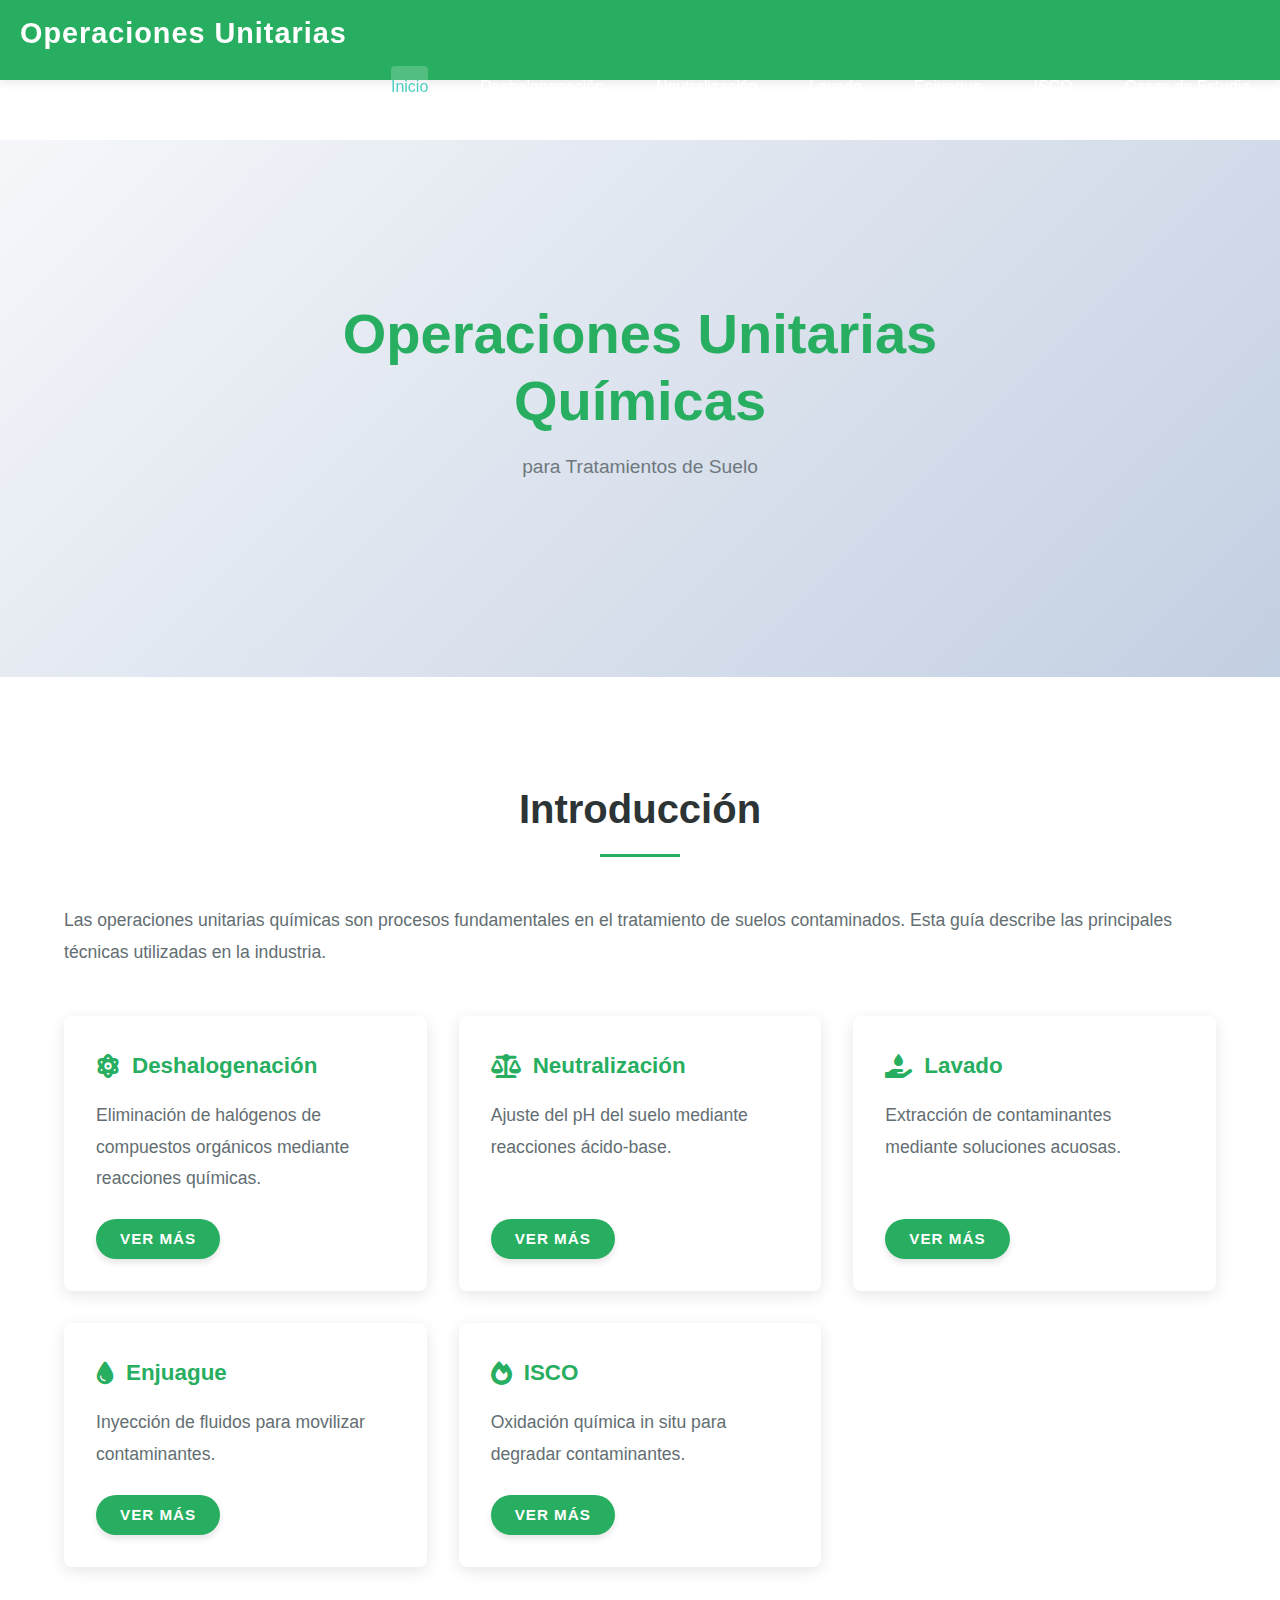
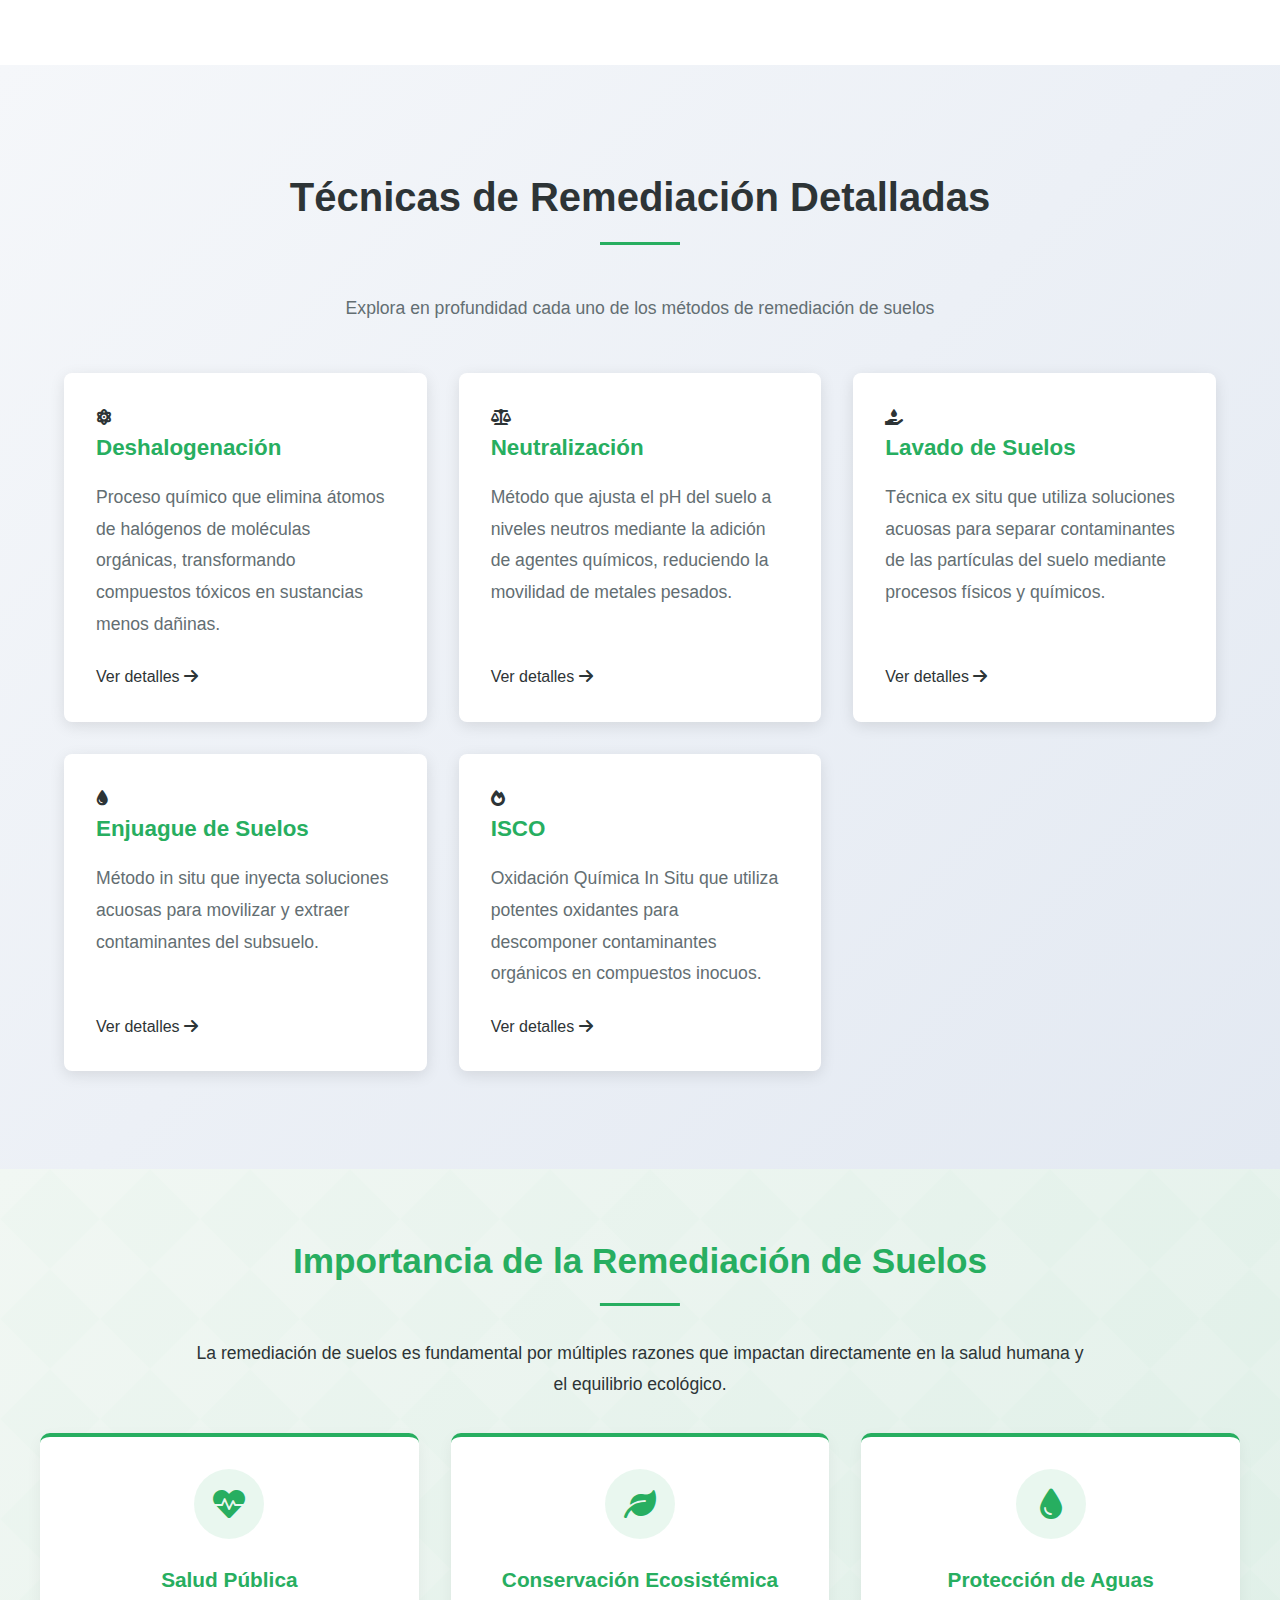
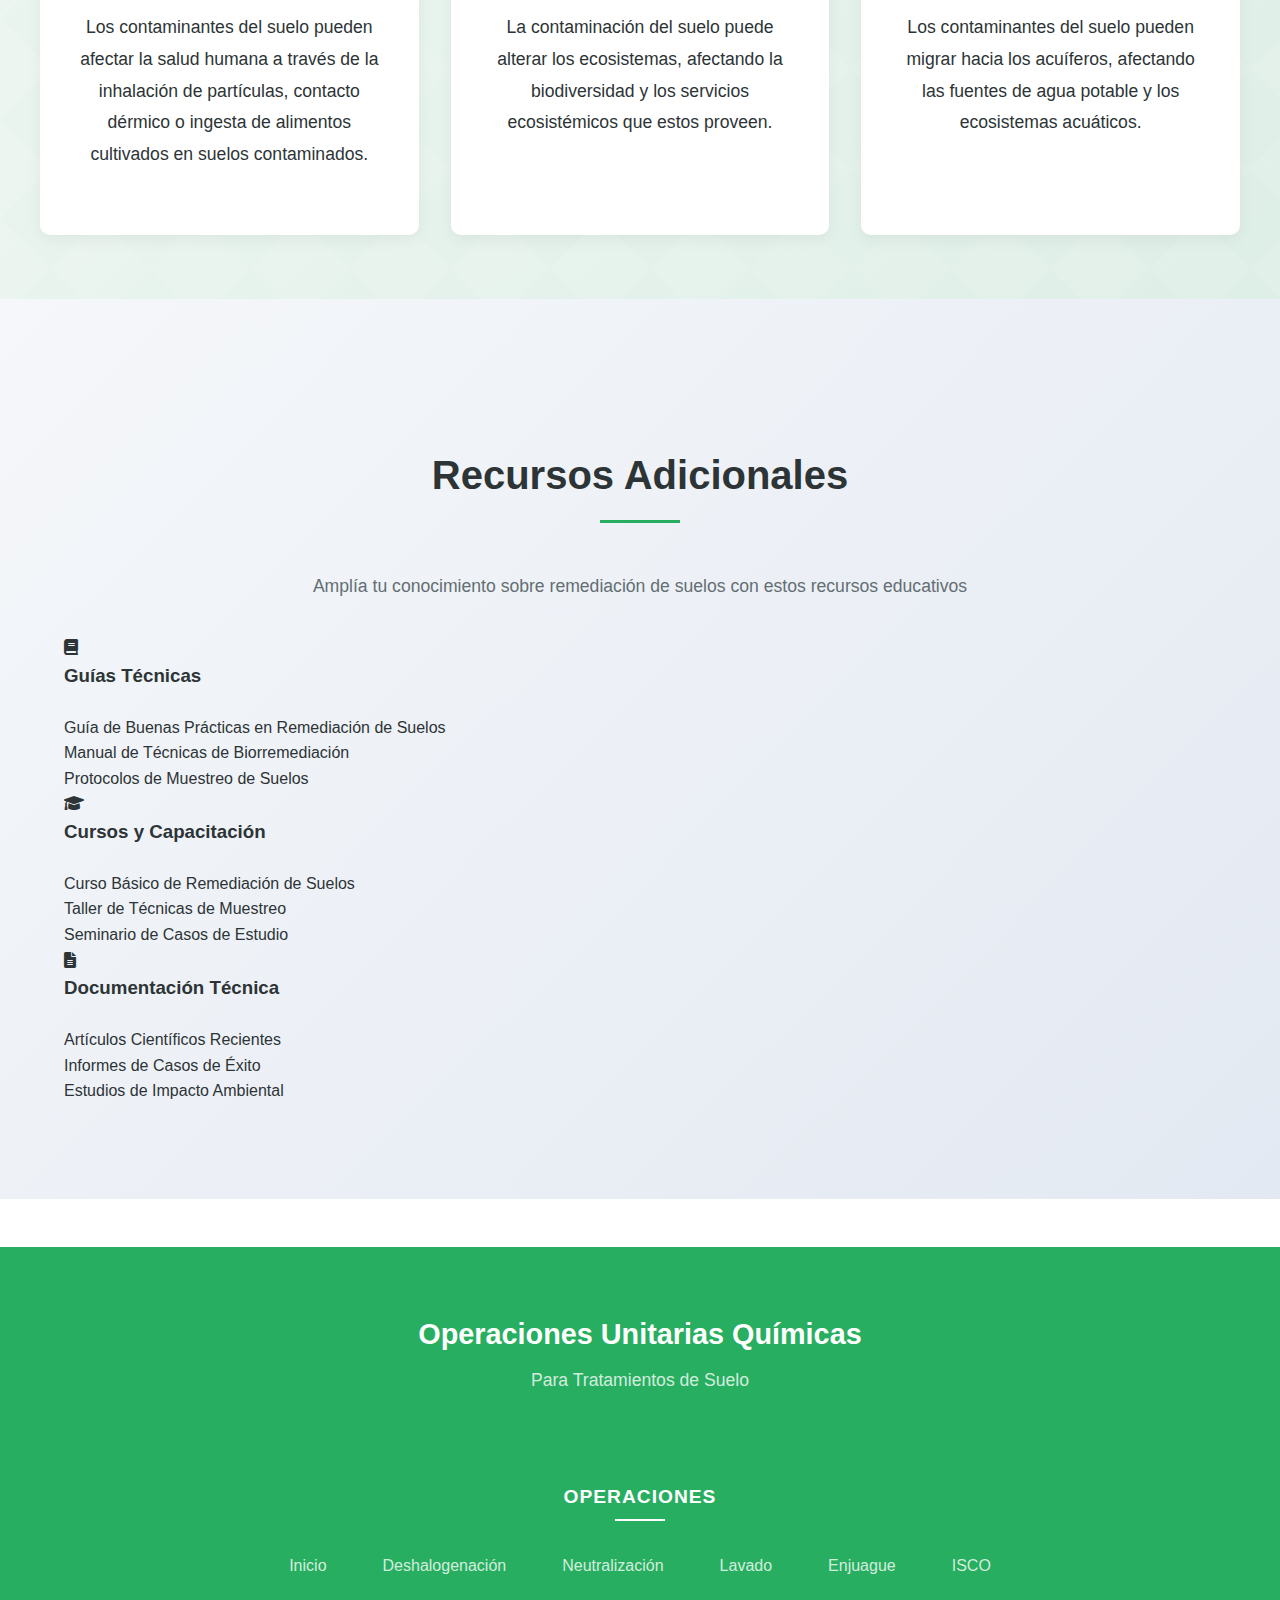
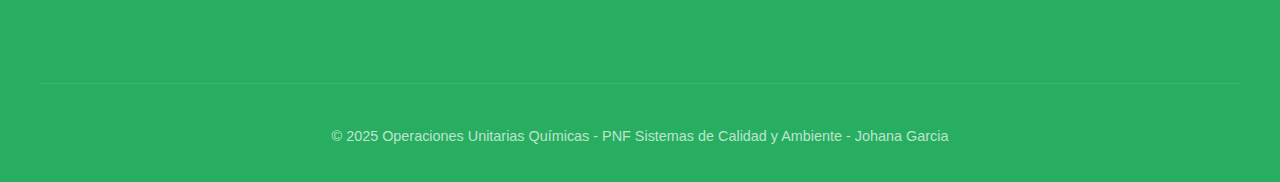
<file: index.html>
<!DOCTYPE html>
<html lang="es">
<head>
    <meta charset="UTF-8">
    <meta name="viewport" content="width=device-width, initial-scale=1.0">
    <meta name="description" content="Operaciones Unitarias Químicas para Tratamientos de Suelo">
    <title>Operaciones Unitarias Químicas</title>
    <link rel="stylesheet" href="styles.css">
    <link rel="stylesheet" href="https://cdnjs.cloudflare.com/ajax/libs/font-awesome/6.0.0-beta3/css/all.min.css">
</head>
<body>
    <!-- Menú de Navegación -->
    <nav id="navbar">
        <div class="nav-container">
            <a href="index.html" class="logo">Operaciones Unitarias</a>
            <ul class="nav-links">
                <li><a href="index.html" class="active">Inicio</a></li>
                <li><a href="deshalogenacion.html">Deshalogenación</a></li>
                <li><a href="neutralizacion.html">Neutralización</a></li>
                <li><a href="lavado.html">Lavado</a></li>
                <li><a href="enjuague.html">Enjuague</a></li>
                <li><a href="isoco.html">ISCO</a></li>
                <li><a href="casos-estudio.html">Casos de Estudio</a></li>
            </ul>
        </div>
    </nav>

    <!-- Sección de Introducción -->
    <section id="inicio" class="hero">
        <div class="hero-content">
            <h1>Operaciones Unitarias Químicas</h1>
            <p>para Tratamientos de Suelo</p>
        </div>
    </section>

    <!-- Contenido Principal -->
    <section class="section">
        <div class="content">
            <h2>Introducción</h2>
            <p>Las operaciones unitarias químicas son procesos fundamentales en el tratamiento de suelos contaminados. Esta guía describe las principales técnicas utilizadas en la industria.</p>
            
            <div class="techniques-grid">
                <div class="technique-card">
                    <h3><i class="fas fa-atom"></i> Deshalogenación</h3>
                    <p>Eliminación de halógenos de compuestos orgánicos mediante reacciones químicas.</p>
                    <a href="deshalogenacion.html" class="btn">Ver más</a>
                </div>
                
                <div class="technique-card">
                    <h3><i class="fas fa-balance-scale"></i> Neutralización</h3>
                    <p>Ajuste del pH del suelo mediante reacciones ácido-base.</p>
                    <a href="neutralizacion.html" class="btn">Ver más</a>
                </div>
                
                <div class="technique-card">
                    <h3><i class="fas fa-hand-holding-water"></i> Lavado</h3>
                    <p>Extracción de contaminantes mediante soluciones acuosas.</p>
                    <a href="lavado.html" class="btn">Ver más</a>
                </div>
                
                <div class="technique-card">
                    <h3><i class="fas fa-tint"></i> Enjuague</h3>
                    <p>Inyección de fluidos para movilizar contaminantes.</p>
                    <a href="enjuague.html" class="btn">Ver más</a>
                </div>
                
                <div class="technique-card">
                    <h3><i class="fas fa-fire"></i> ISCO</h3>
                    <p>Oxidación química in situ para degradar contaminantes.</p>
                    <a href="isoco.html" class="btn">Ver más</a>
                </div>
            </div>
        </div>
    </section>

    <!-- Sección de Técnicas Detalladas -->
    <section id="tecnicas" class="section highlight-section">
        <div class="content">
            <h2>Técnicas de Remediación Detalladas</h2>
            <p class="section-subtitle">Explora en profundidad cada uno de los métodos de remediación de suelos</p>
            
            <div class="techniques-grid">
                <article class="technique-card">
                    <div class="technique-icon">
                        <i class="fas fa-atom"></i>
                    </div>
                    <h3>Deshalogenación</h3>
                    <p>Proceso químico que elimina átomos de halógenos de moléculas orgánicas, transformando compuestos tóxicos en sustancias menos dañinas.</p>
                    <a href="deshalogenacion.html" class="btn-outline">Ver detalles <i class="fas fa-arrow-right"></i></a>
                </article>
                
                <article class="technique-card">
                    <div class="technique-icon">
                        <i class="fas fa-balance-scale"></i>
                    </div>
                    <h3>Neutralización</h3>
                    <p>Método que ajusta el pH del suelo a niveles neutros mediante la adición de agentes químicos, reduciendo la movilidad de metales pesados.</p>
                    <a href="neutralizacion.html" class="btn-outline">Ver detalles <i class="fas fa-arrow-right"></i></a>
                </article>
                
                <article class="technique-card">
                    <div class="technique-icon">
                        <i class="fas fa-hand-holding-water"></i>
                    </div>
                    <h3>Lavado de Suelos</h3>
                    <p>Técnica ex situ que utiliza soluciones acuosas para separar contaminantes de las partículas del suelo mediante procesos físicos y químicos.</p>
                    <a href="lavado.html" class="btn-outline">Ver detalles <i class="fas fa-arrow-right"></i></a>
                </article>
                
                <article class="technique-card">
                    <div class="technique-icon">
                        <i class="fas fa-tint"></i>
                    </div>
                    <h3>Enjuague de Suelos</h3>
                    <p>Método in situ que inyecta soluciones acuosas para movilizar y extraer contaminantes del subsuelo.</p>
                    <a href="enjuague.html" class="btn-outline">Ver detalles <i class="fas fa-arrow-right"></i></a>
                </article>
                
                <article class="technique-card">
                    <div class="technique-icon">
                        <i class="fas fa-fire"></i>
                    </div>
                    <h3>ISCO</h3>
                    <p>Oxidación Química In Situ que utiliza potentes oxidantes para descomponer contaminantes orgánicos en compuestos inocuos.</p>
                    <a href="isoco.html" class="btn-outline">Ver detalles <i class="fas fa-arrow-right"></i></a>
                </article>
            </div>
        </div>
    </section>

    <!-- Sección de Importancia de la Remediación -->
    <section id="importancia">
        <div class="content">
            <h2>Importancia de la Remediación de Suelos</h2>
            <p>La remediación de suelos es fundamental por múltiples razones que impactan directamente en la salud humana y el equilibrio ecológico.</p>
            
           
                <div class="importance-grid">
                    <div class="importance-card">
                        <div class="card-icon">
                            <i class="fas fa-heartbeat"></i>
                        </div>
                        <h3>Salud Pública</h3>
                        <p>Los contaminantes del suelo pueden afectar la salud humana a través de la inhalación de partículas, contacto dérmico o ingesta de alimentos cultivados en suelos contaminados.</p>
                    </div>
                    
                    <div class="importance-card">
                        <div class="card-icon">
                            <i class="fas fa-leaf"></i>
                        </div>
                        <h3>Conservación Ecosistémica</h3>
                        <p>La contaminación del suelo puede alterar los ecosistemas, afectando la biodiversidad y los servicios ecosistémicos que estos proveen.</p>
                    </div>
                    
                    <div class="importance-card">
                        <div class="card-icon">
                            <i class="fas fa-tint"></i>
                        </div>
                        <h3>Protección de Aguas</h3>
                        <p>Los contaminantes del suelo pueden migrar hacia los acuíferos, afectando las fuentes de agua potable y los ecosistemas acuáticos.</p>
                    </div>
                </div>
            </div>
                
            </div>
            
    </section>

    <!-- Sección de Recursos Adicionales -->
    <section id="recursos" class="section highlight-section">
        <div class="content">
            <h2>Recursos Adicionales</h2>
            <p class="section-subtitle">Amplía tu conocimiento sobre remediación de suelos con estos recursos educativos</p>
            
            <div class="resources-grid">
                <div class="resource-card">
                    <div class="resource-icon">
                        <i class="fas fa-book"></i>
                    </div>
                    <h3>Guías Técnicas</h3>
                    <ul class="resource-links">
                        <li><a href="#" target="_blank">Guía de Buenas Prácticas en Remediación de Suelos</a></li>
                        <li><a href="#" target="_blank">Manual de Técnicas de Biorremediación</a></li>
                        <li><a href="#" target="_blank">Protocolos de Muestreo de Suelos</a></li>
                    </ul>
                </div>
                
                <div class="resource-card">
                    <div class="resource-icon">
                        <i class="fas fa-graduation-cap"></i>
                    </div>
                    <h3>Cursos y Capacitación</h3>
                    <ul class="resource-links">
                        <li><a href="#" target="_blank">Curso Básico de Remediación de Suelos</a></li>
                        <li><a href="#" target="_blank">Taller de Técnicas de Muestreo</a></li>
                        <li><a href="#" target="_blank">Seminario de Casos de Estudio</a></li>
                    </ul>
                </div>
                
                <div class="resource-card">
                    <div class="resource-icon">
                        <i class="fas fa-file-alt"></i>
                    </div>
                    <h3>Documentación Técnica</h3>
                    <ul class="resource-links">
                        <li><a href="#" target="_blank">Artículos Científicos Recientes</a></li>
                        <li><a href="#" target="_blank">Informes de Casos de Éxito</a></li>
                        <li><a href="#" target="_blank">Estudios de Impacto Ambiental</a></li>
                    </ul>
                </div>
            </div>
        </div>
    </section>


    <footer>
        <div class="content">
            <div class="footer-content">
                <div class="footer-logo">
                    <h3>Operaciones Unitarias Químicas</h3>
                    <p>Para Tratamientos de Suelo</p>
                </div>
                <div class="footer-links">
                    <div class="footer-column">
                        <h4>Operaciones</h4>
                        <ul>
                            <li><a href="index.html">Inicio</a></li>
                            <li><a href="deshalogenacion.html">Deshalogenación</a></li>
                            <li><a href="neutralizacion.html">Neutralización</a></li>
                            <li><a href="lavado.html">Lavado</a></li>
                            <li><a href="enjuague.html">Enjuague</a></li>
                            <li><a href="isoco.html">ISCO</a></li>
                        </ul>
                    </div>
                </div>
            </div>
            <div class="footer-bottom">
                <p>&copy; 2025 Operaciones Unitarias Químicas - PNF Sistemas de Calidad y Ambiente - Johana Garcia </p>
            </div>
        </div>
    </footer>

    <script src="script.js"></script>
</body>
</html>
</file>
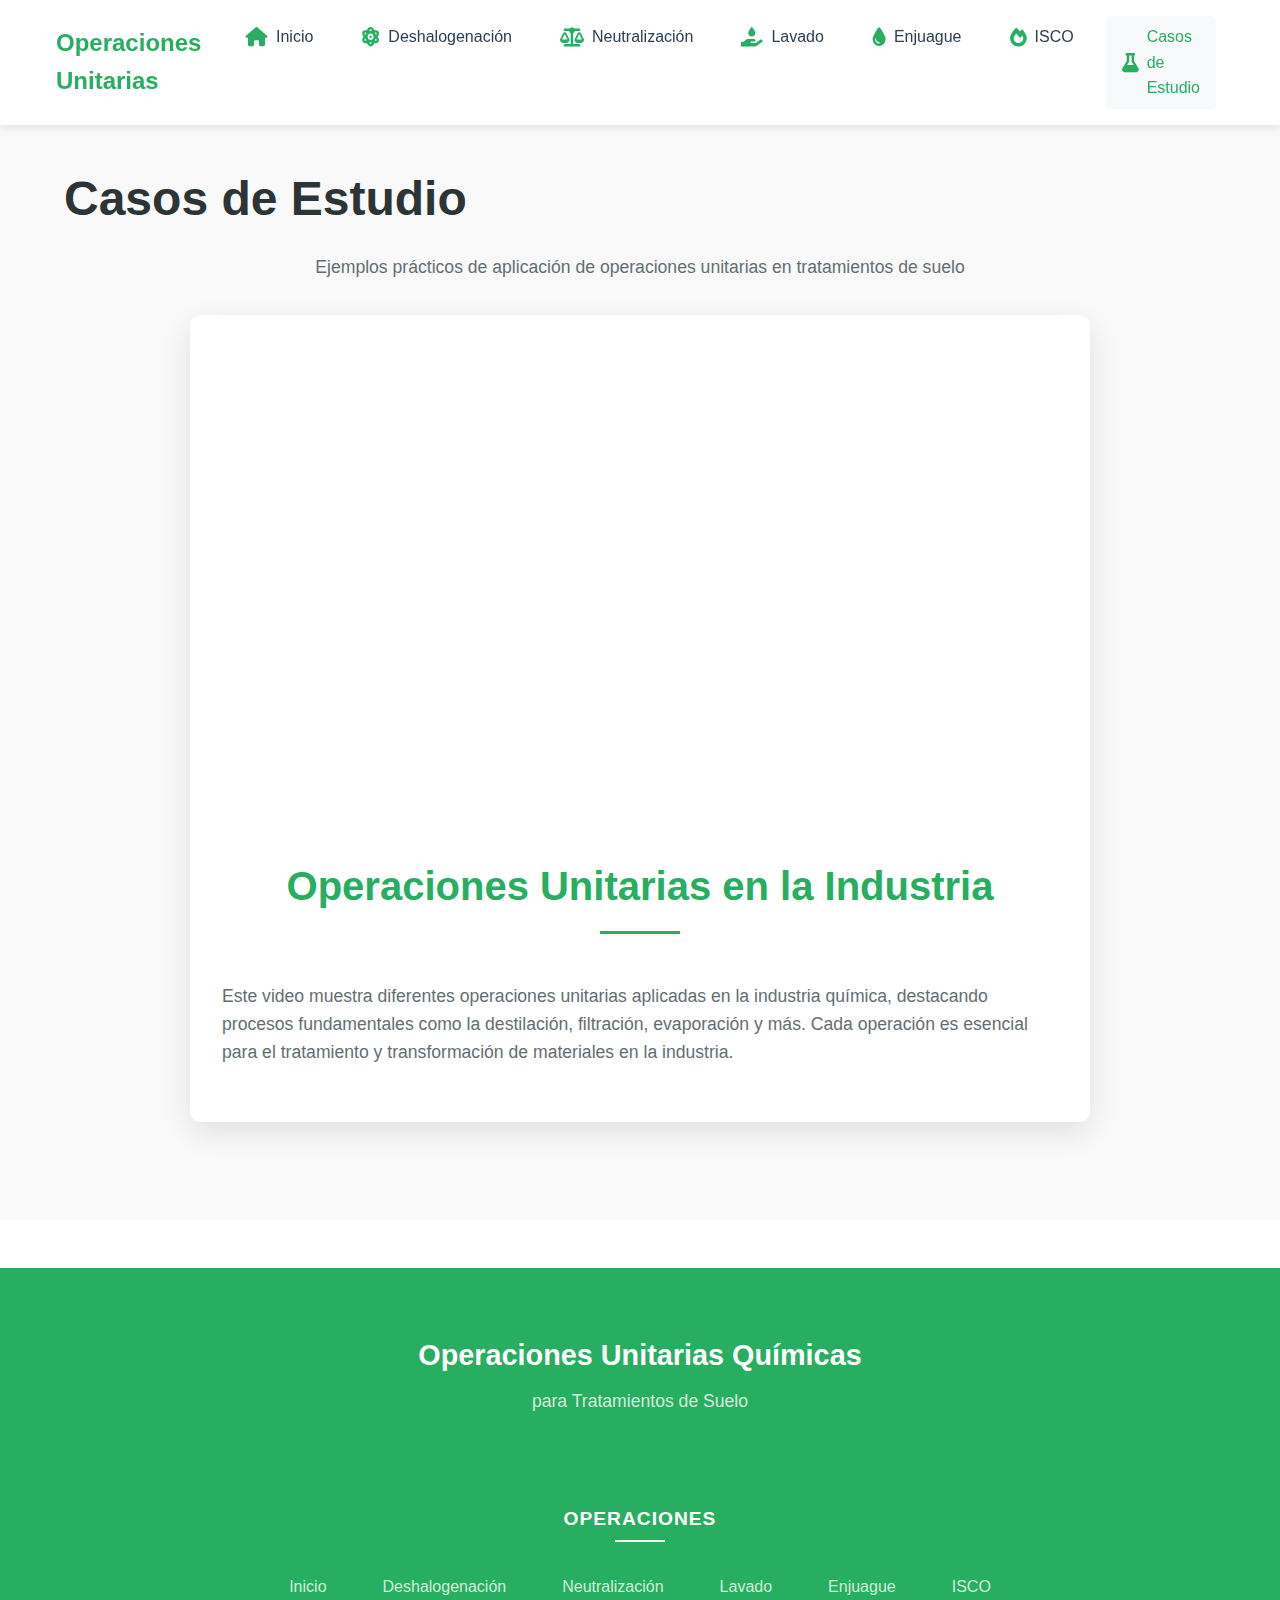
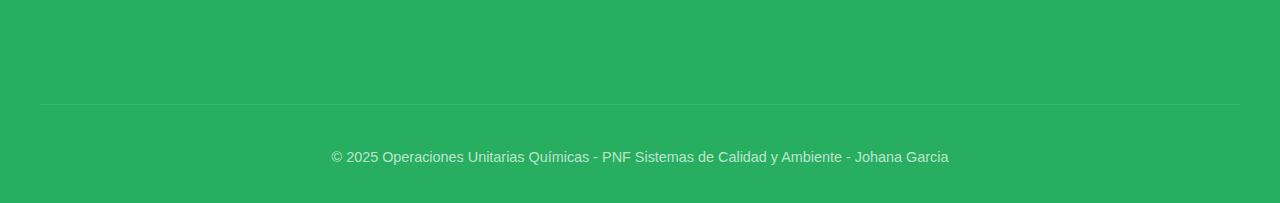
<file: casos-estudio.html>
<!DOCTYPE html>
<html lang="es">
<head>
    <meta charset="UTF-8">
    <meta name="viewport" content="width=device-width, initial-scale=1.0">
    <meta name="description" content="Casos de Estudio - Operaciones Unitarias Químicas">
    <title>Casos de Estudio - Operaciones Unitarias</title>
    <link rel="stylesheet" href="styles.css">
    <link rel="stylesheet" href="nav.css">
    <link rel="stylesheet" href="https://cdnjs.cloudflare.com/ajax/libs/font-awesome/6.0.0-beta3/css/all.min.css">
    <link rel="icon" type="image/x-icon" href="https://cdn-icons-png.flaticon.com/512/3140/3140407.png">
</head>
<body>
    <!-- Header y Navegación -->
    <header class="header">
        <nav class="navbar">
            <div class="nav-brand">
                <a href="index.html">Operaciones Unitarias</a>
            </div>
            
            <button class="nav-toggle">
                <i class="fas fa-bars"></i>
            </button>

            <div class="nav-overlay"></div>
            
            <div class="nav-menu">
                <ul class="nav-list">
                    <li class="nav-item">
                        <a href="index.html" class="nav-link">
                            <i class="fas fa-home"></i>
                            <span>Inicio</span>
                        </a>
                    </li>
                    <li class="nav-item">
                        <a href="deshalogenacion.html" class="nav-link">
                            <i class="fas fa-atom"></i>
                            <span>Deshalogenación</span>
                        </a>
                    </li>
                    <li class="nav-item">
                        <a href="neutralizacion.html" class="nav-link">
                            <i class="fas fa-balance-scale"></i>
                            <span>Neutralización</span>
                        </a>
                    </li>
                    <li class="nav-item">
                        <a href="lavado.html" class="nav-link">
                            <i class="fas fa-hand-holding-water"></i>
                            <span>Lavado</span>
                        </a>
                    </li>
                    <li class="nav-item">
                        <a href="enjuague.html" class="nav-link">
                            <i class="fas fa-tint"></i>
                            <span>Enjuague</span>
                        </a>
                    </li>
                    <li class="nav-item">
                        <a href="isoco.html" class="nav-link">
                            <i class="fas fa-fire"></i>
                            <span>ISCO</span>
                        </a>
                    </li>
                    <li class="nav-item">
                        <a href="casos-estudio.html" class="nav-link active">
                            <i class="fas fa-flask"></i>
                            <span>Casos de Estudio</span>
                        </a>
                    </li>
                </ul>
            </div>
        </nav>
    </header>

    <!-- Contenido Principal -->
    <section class="section">
        <div class="content">
            <h1>Casos de Estudio</h1>
            <p class="section-subtitle">Ejemplos prácticos de aplicación de operaciones unitarias en tratamientos de suelo</p>
            
            <div class="video-container">
                <div class="video-wrapper">
                    <iframe 
                        width="100%" 
                        height="500" 
                        src="https://www.youtube.com/embed/O9kAky-f-S0" 
                        title="Casos de Estudio - Operaciones Unitarias" 
                        frameborder="0" 
                        allow="accelerometer; autoplay; clipboard-write; encrypted-media; gyroscope; picture-in-picture" 
                        allowfullscreen>
                    </iframe>
                </div>
                <div class="video-description">
                    <h2>Operaciones Unitarias en la Industria</h2>
                    <p>Este video muestra diferentes operaciones unitarias aplicadas en la industria química, destacando procesos fundamentales como la destilación, filtración, evaporación y más. Cada operación es esencial para el tratamiento y transformación de materiales en la industria.</p>
                </div>
            </div>
        </div>
    </section>

    <footer>
        <div class="content">
            <div class="footer-content">
                <div class="footer-logo">
                    <h3>Operaciones Unitarias Químicas</h3>
                    <p>para Tratamientos de Suelo</p>
                </div>
                <div class="footer-links">
                    <div class="footer-column">
                        <h4>Operaciones</h4>
                        <ul>
                            <li><a href="index.html">Inicio</a></li>
                            <li><a href="deshalogenacion.html">Deshalogenación</a></li>
                            <li><a href="neutralizacion.html">Neutralización</a></li>
                            <li><a href="lavado.html">Lavado</a></li>
                            <li><a href="enjuague.html">Enjuague</a></li>
                            <li><a href="isoco.html">ISCO</a></li>
                        </ul>
                    </div>
                </div>
            </div>
            <div class="footer-bottom">
                <p>&copy; 2025 Operaciones Unitarias Químicas - PNF Sistemas de Calidad y Ambiente - Johana Garcia </p>
            </div>
        </div>
    </footer>

    <script src="script.js"></script>
</body>
</html>
</file>
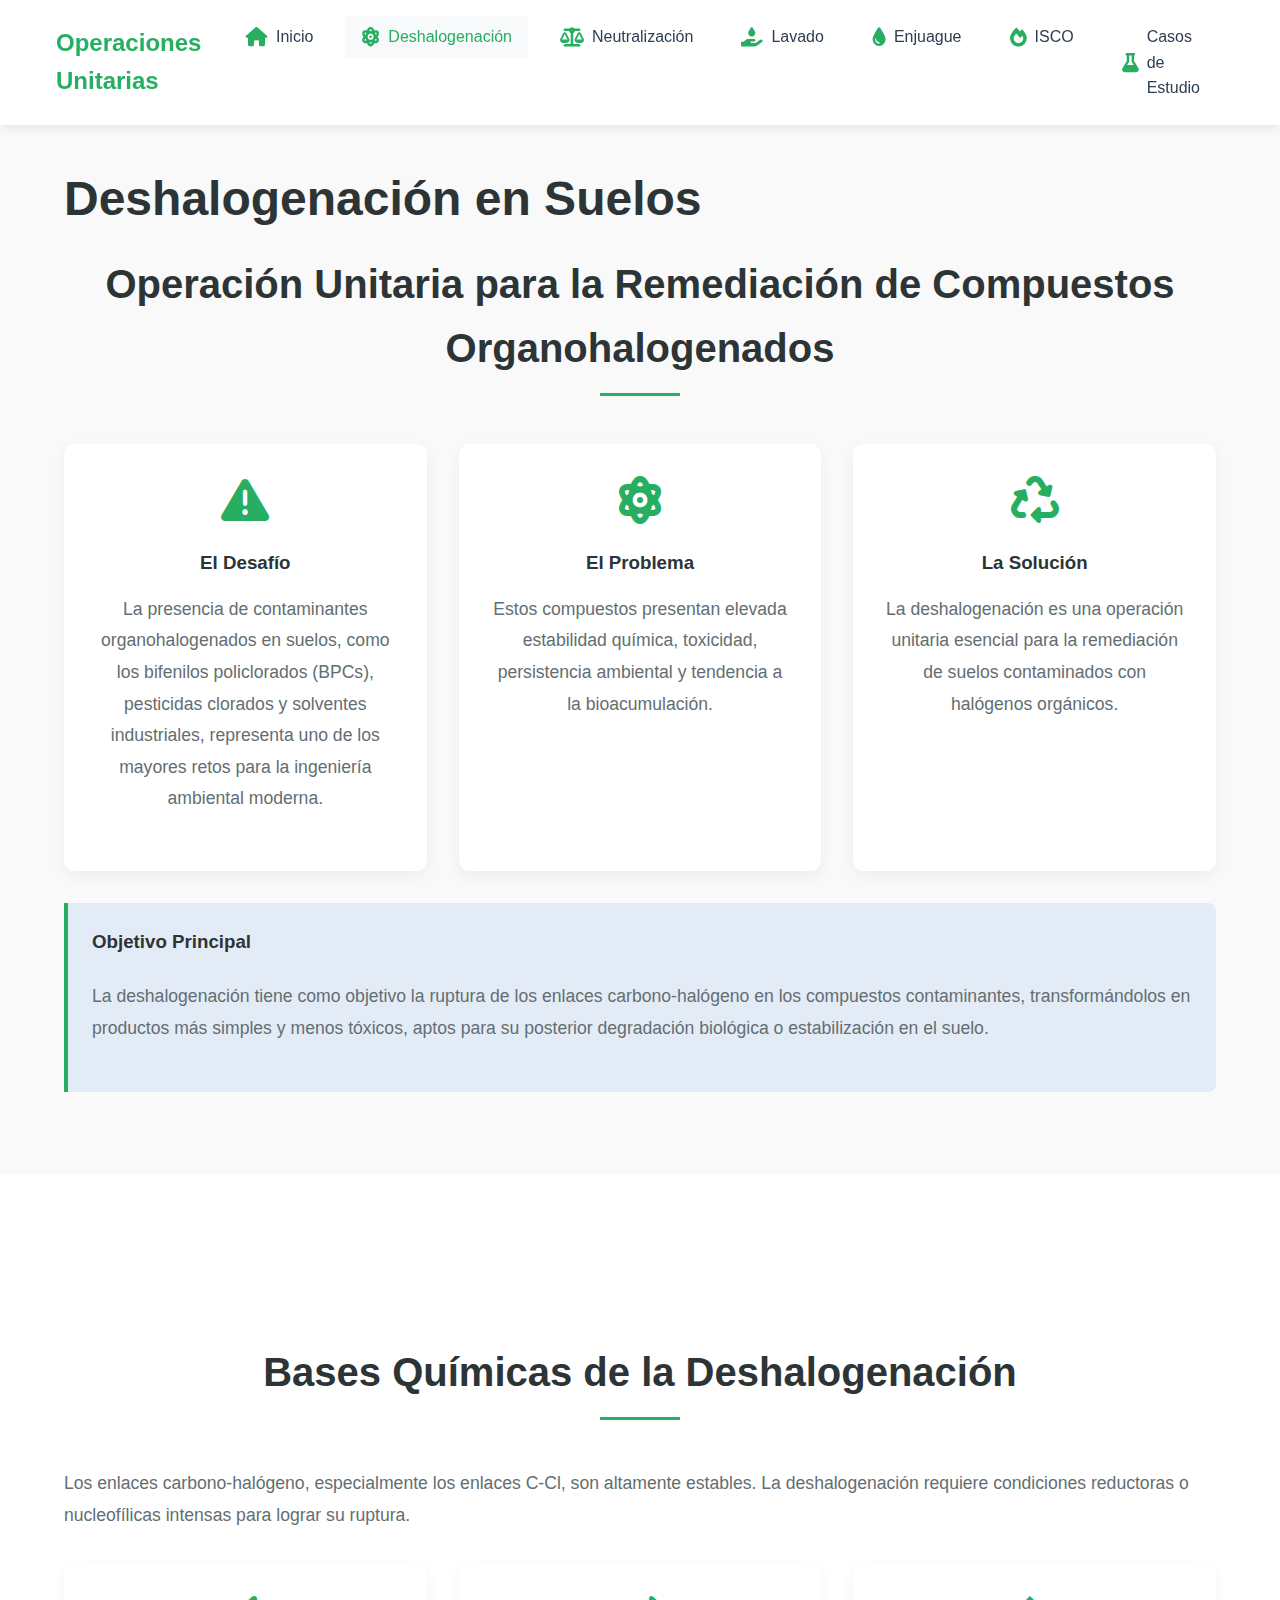
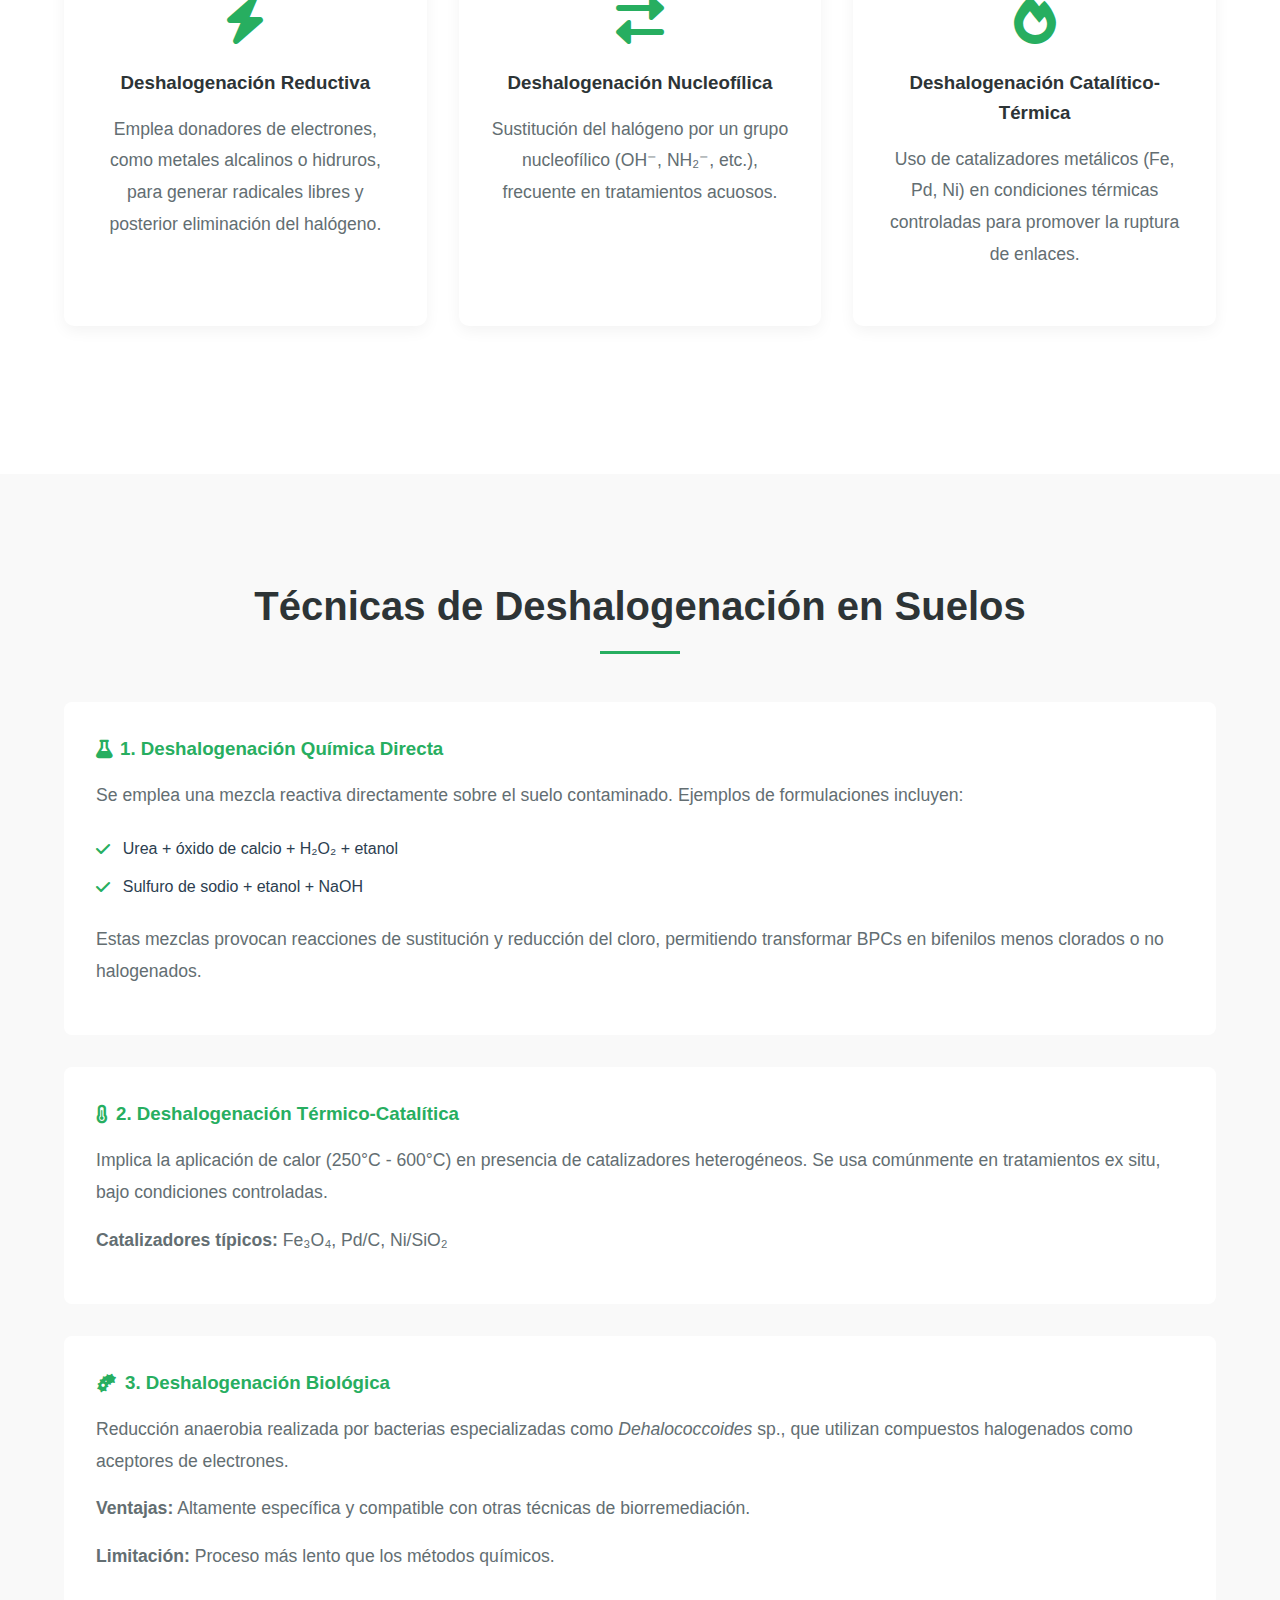
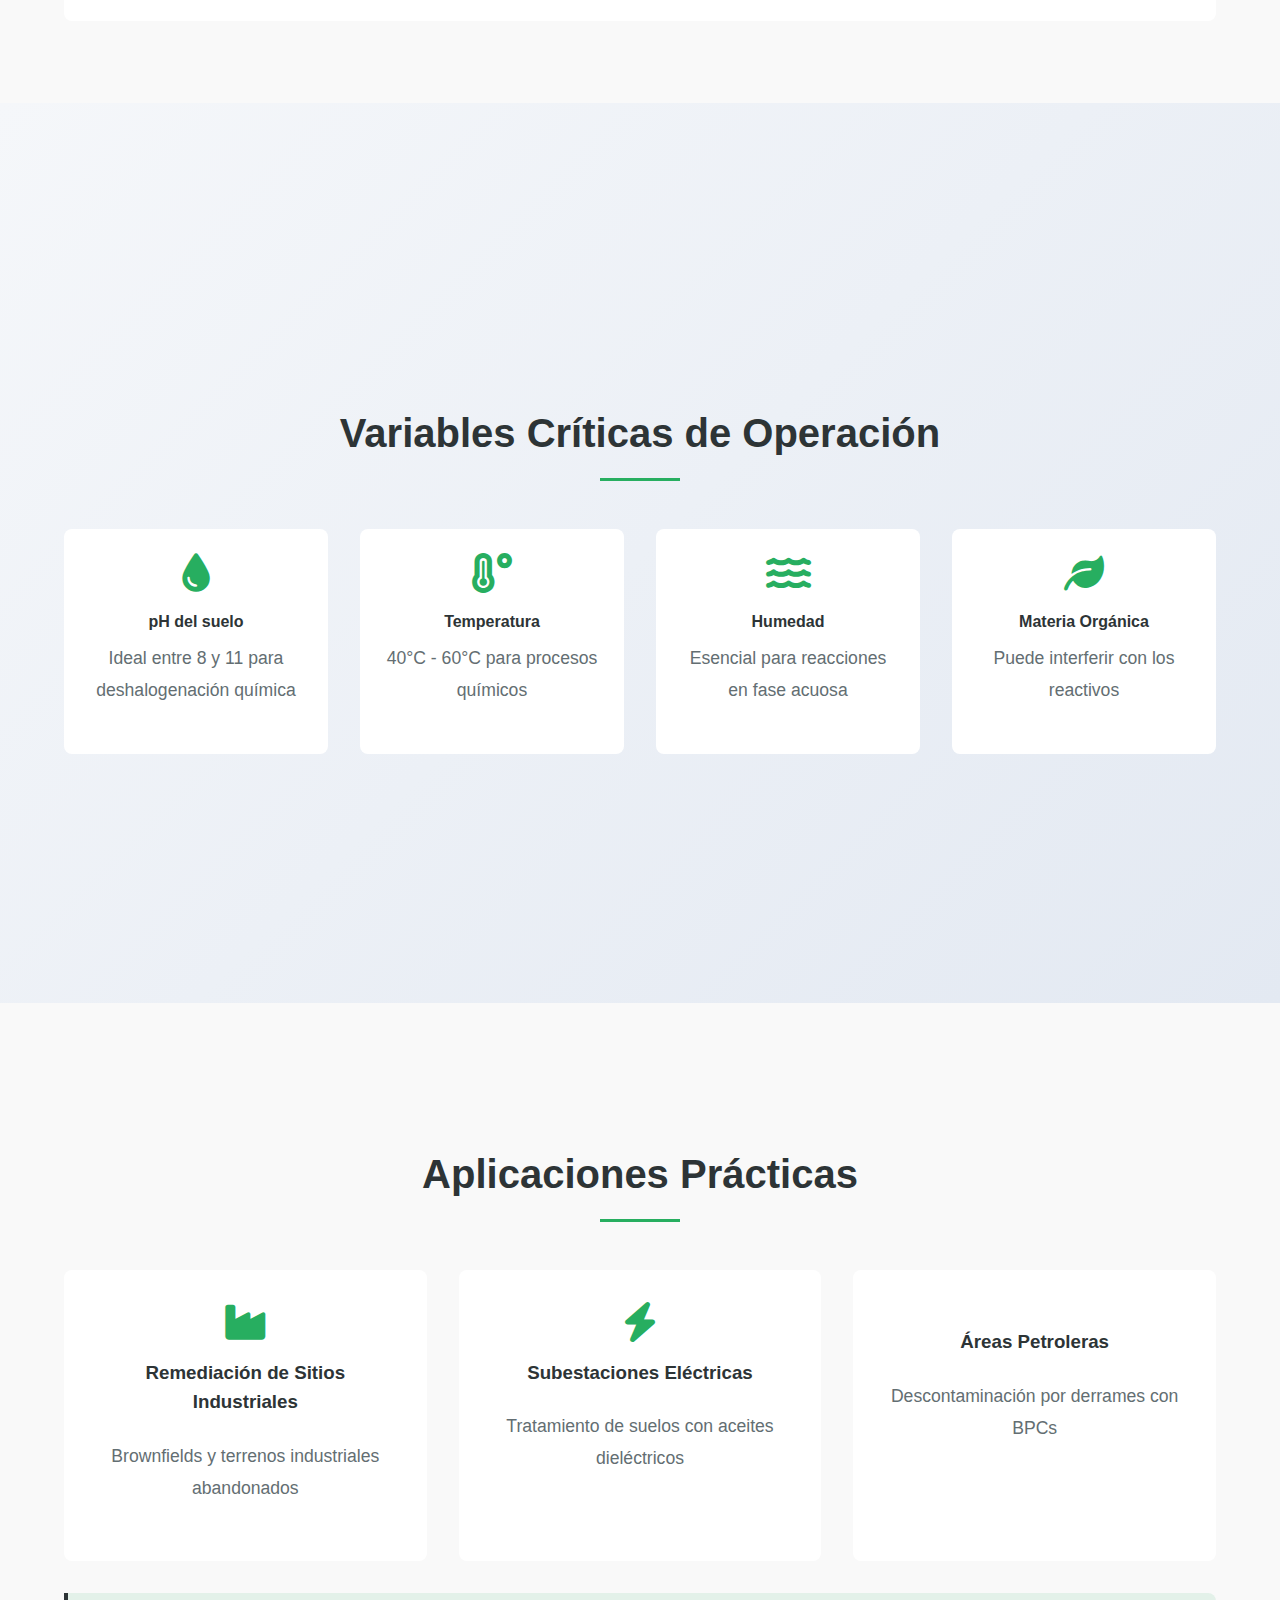
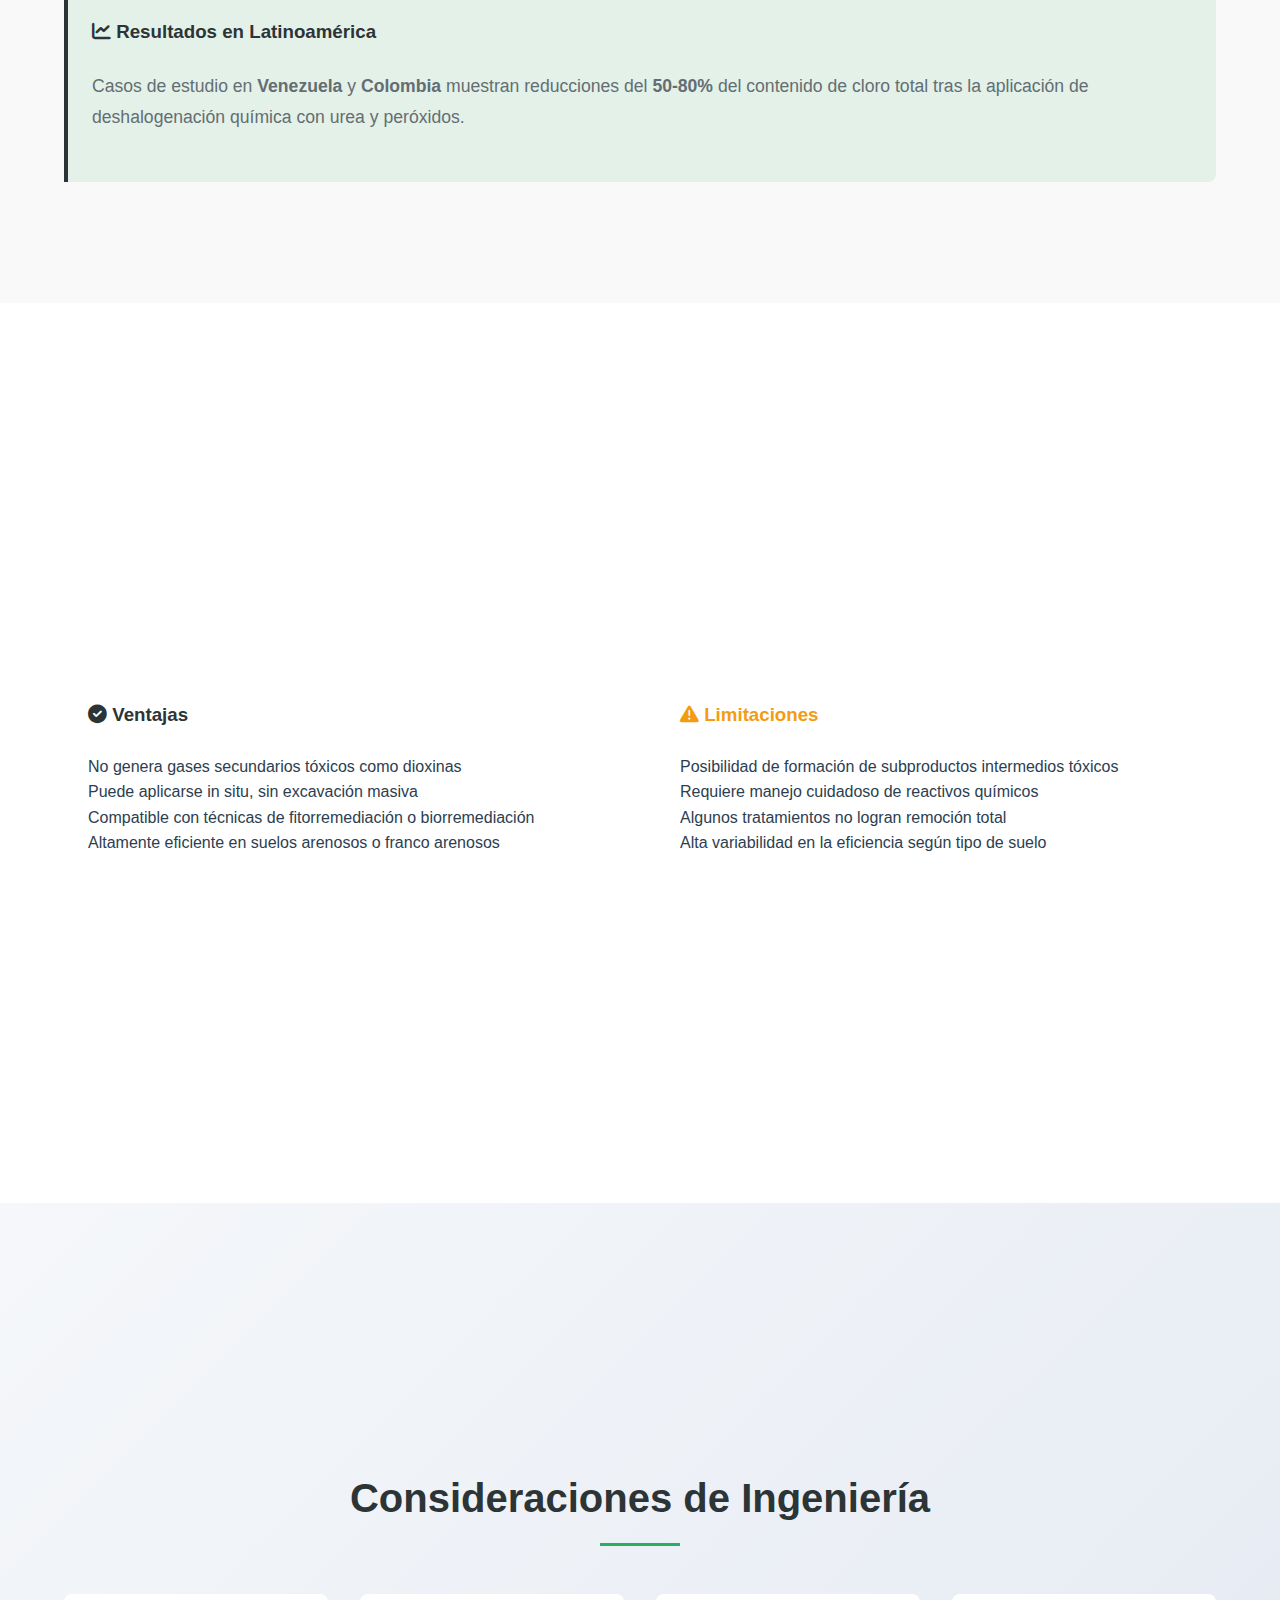
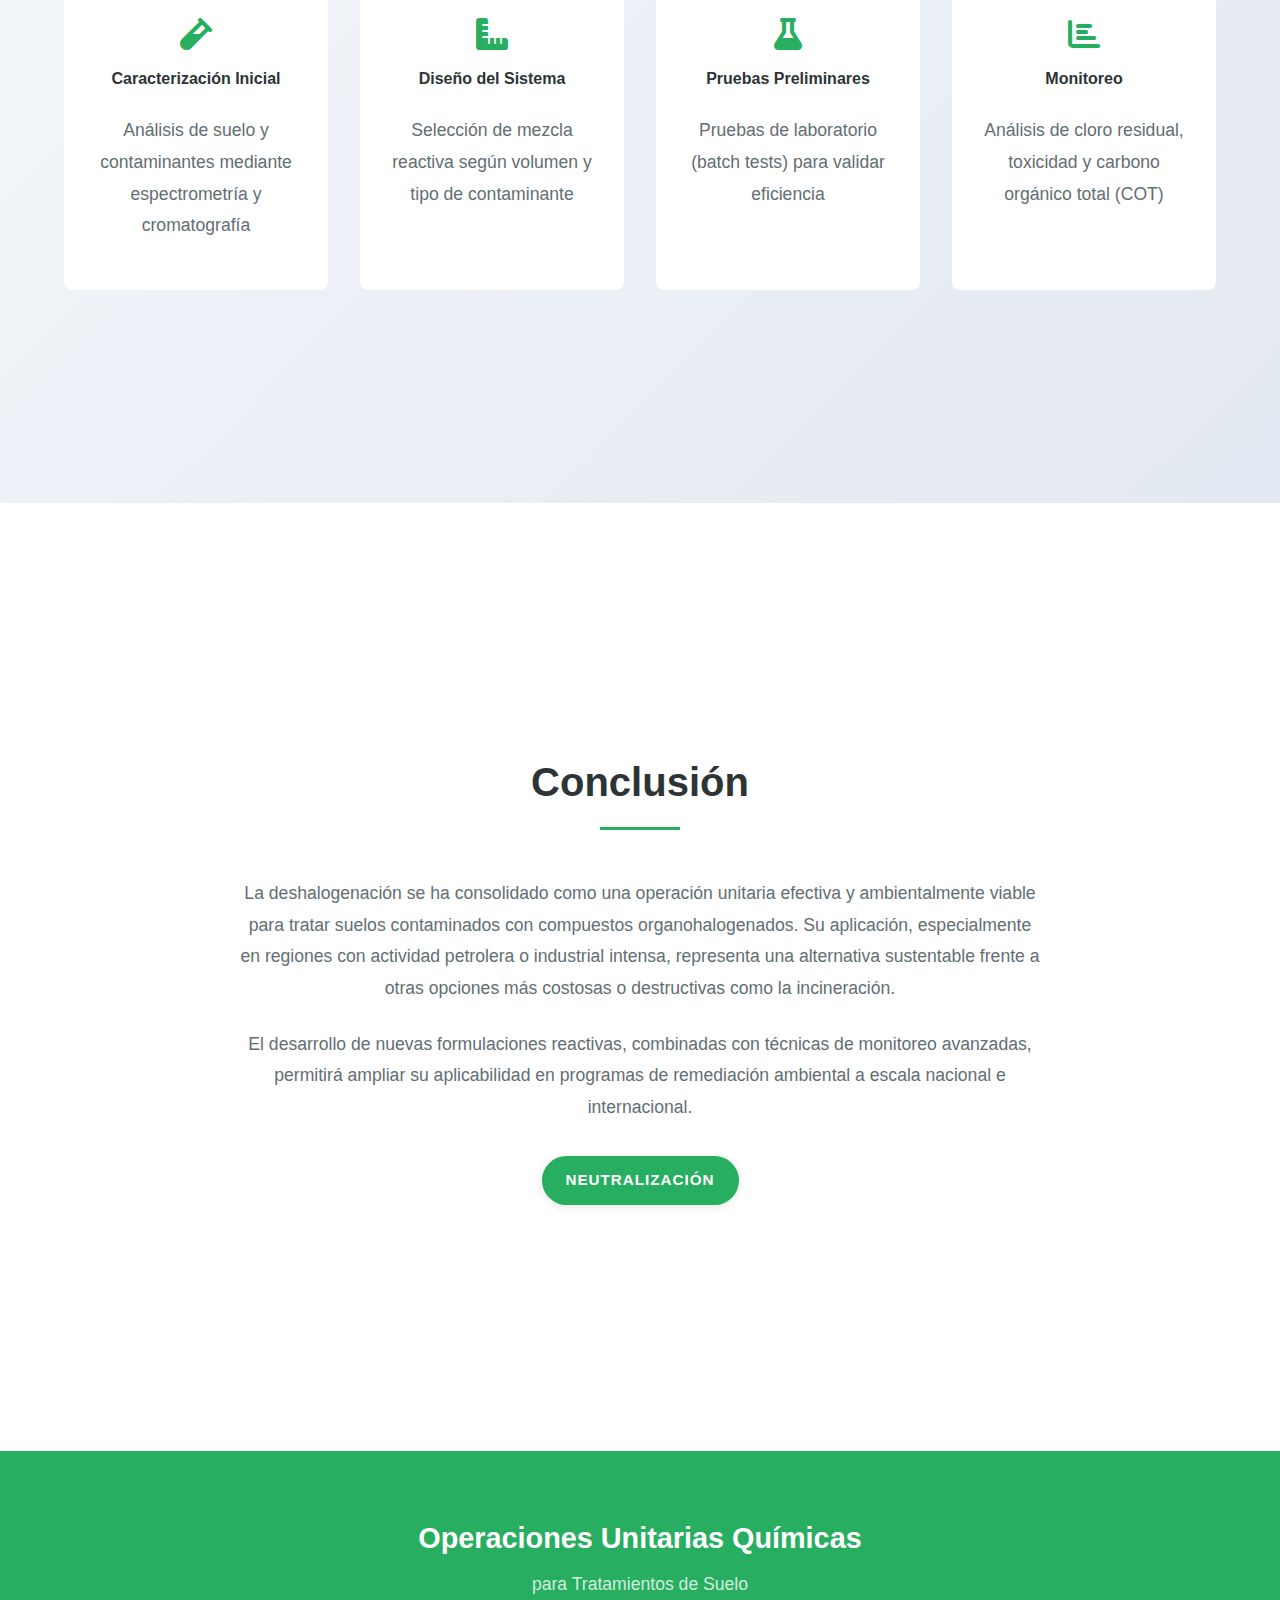
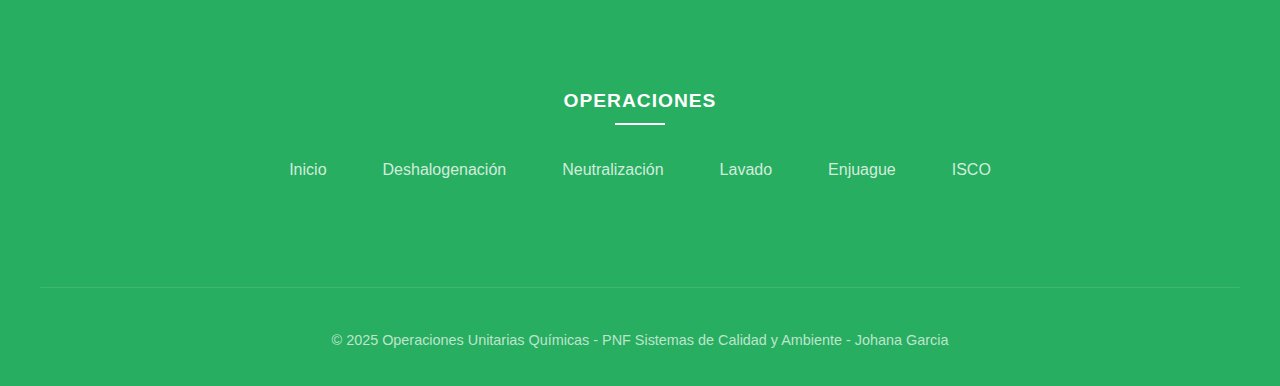
<file: deshalogenacion.html>
<!DOCTYPE html>
<html lang="es">
<head>
    <meta charset="UTF-8">
    <meta name="viewport" content="width=device-width, initial-scale=1.0">
    <title>Deshalogenación en Suelos</title>
    <link rel="stylesheet" href="styles.css">
    <link rel="stylesheet" href="nav.css">
    <link rel="stylesheet" href="https://cdnjs.cloudflare.com/ajax/libs/font-awesome/6.0.0-beta3/css/all.min.css">
    <link rel="icon" type="image/x-icon" href="https://cdn-icons-png.flaticon.com/512/3140/3140407.png">
</head>
<body>
    <!-- Header y Navegación -->
    <header class="header">
        <nav class="navbar">
            <div class="nav-brand">
                <a href="index.html">Operaciones Unitarias</a>
            </div>
            
            <button class="nav-toggle">
                <i class="fas fa-bars"></i>
            </button>

            <div class="nav-overlay"></div>
            
            <div class="nav-menu">
                <ul class="nav-list">
                    <li class="nav-item">
                        <a href="index.html" class="nav-link">
                            <i class="fas fa-home"></i>
                            <span>Inicio</span>
                        </a>
                    </li>
                    <li class="nav-item">
                        <a href="deshalogenacion.html" class="nav-link active">
                            <i class="fas fa-atom"></i>
                            <span>Deshalogenación</span>
                        </a>
                    </li>
                    <li class="nav-item">
                        <a href="neutralizacion.html" class="nav-link">
                            <i class="fas fa-balance-scale"></i>
                            <span>Neutralización</span>
                        </a>
                    </li>
                    <li class="nav-item">
                        <a href="lavado.html" class="nav-link">
                            <i class="fas fa-hand-holding-water"></i>
                            <span>Lavado</span>
                        </a>
                    </li>
                    <li class="nav-item">
                        <a href="enjuague.html" class="nav-link">
                            <i class="fas fa-tint"></i>
                            <span>Enjuague</span>
                        </a>
                    </li>
                    <li class="nav-item">
                        <a href="isoco.html" class="nav-link">
                            <i class="fas fa-fire"></i>
                            <span>ISCO</span>
                        </a>
                    </li>
                    <li class="nav-item">
                        <a href="casos-estudio.html" class="nav-link">
                            <i class="fas fa-flask"></i>
                            <span>Casos de Estudio</span>
                        </a>
                    </li>
                </ul>
            </div>
        </nav>
    </header>

    <!-- Sección de Introducción -->
    <section id="introduccion" class="section">
        <div class="content">
            <h1>Deshalogenación en Suelos</h1>
            <h2>Operación Unitaria para la Remediación de Compuestos Organohalogenados</h2>
            
            <div class="info-grid">
                <div class="info-card">
                    <i class="fas fa-exclamation-triangle"></i>
                    <h3>El Desafío</h3>
                    <p>La presencia de contaminantes organohalogenados en suelos, como los bifenilos policlorados (BPCs), pesticidas clorados y solventes industriales, representa uno de los mayores retos para la ingeniería ambiental moderna.</p>
                </div>
                
                <div class="info-card">
                    <i class="fas fa-atom"></i>
                    <h3>El Problema</h3>
                    <p>Estos compuestos presentan elevada estabilidad química, toxicidad, persistencia ambiental y tendencia a la bioacumulación.</p>
                </div>
                
                <div class="info-card">
                    <i class="fas fa-recycle"></i>
                    <h3>La Solución</h3>
                    <p>La deshalogenación es una operación unitaria esencial para la remediación de suelos contaminados con halógenos orgánicos.</p>
                </div>
            </div>
            
            <div class="highlight-box">
                <h3>Objetivo Principal</h3>
                <p>La deshalogenación tiene como objetivo la ruptura de los enlaces carbono-halógeno en los compuestos contaminantes, transformándolos en productos más simples y menos tóxicos, aptos para su posterior degradación biológica o estabilización en el suelo.</p>
            </div>
        </div>
    </section>

    <!-- Bases Químicas -->
    <section id="bases" class="section">
        <div class="content">
            <h2>Bases Químicas de la Deshalogenación</h2>
            
            <div class="content-block">
                <p>Los enlaces carbono-halógeno, especialmente los enlaces C-Cl, son altamente estables. La deshalogenación requiere condiciones reductoras o nucleofílicas intensas para lograr su ruptura.</p>
                
                <div class="info-cards">
                    <div class="info-card">
                        <i class="fas fa-bolt"></i>
                        <h3>Deshalogenación Reductiva</h3>
                        <p>Emplea donadores de electrones, como metales alcalinos o hidruros, para generar radicales libres y posterior eliminación del halógeno.</p>
                    </div>
                    
                    <div class="info-card">
                        <i class="fas fa-exchange-alt"></i>
                        <h3>Deshalogenación Nucleofílica</h3>
                        <p>Sustitución del halógeno por un grupo nucleofílico (OH⁻, NH₂⁻, etc.), frecuente en tratamientos acuosos.</p>
                    </div>
                    
                    <div class="info-card">
                        <i class="fas fa-fire"></i>
                        <h3>Deshalogenación Catalítico-Térmica</h3>
                        <p>Uso de catalizadores metálicos (Fe, Pd, Ni) en condiciones térmicas controladas para promover la ruptura de enlaces.</p>
                    </div>
                </div>
            </div>
        </div>
    </section>

    <!-- Técnicas de Deshalogenación -->
    <section id="tecnicas" class="section">
        <div class="content">
            <h2>Técnicas de Deshalogenación en Suelos</h2>
            
            <div class="technique">
                <h3><i class="fas fa-flask"></i> 1. Deshalogenación Química Directa</h3>
                <p>Se emplea una mezcla reactiva directamente sobre el suelo contaminado. Ejemplos de formulaciones incluyen:</p>
                <ul class="feature-list">
                    <li><i class="fas fa-check"></i> Urea + óxido de calcio + H₂O₂ + etanol</li>
                    <li><i class="fas fa-check"></i> Sulfuro de sodio + etanol + NaOH</li>
                </ul>
                <p>Estas mezclas provocan reacciones de sustitución y reducción del cloro, permitiendo transformar BPCs en bifenilos menos clorados o no halogenados.</p>
            </div>
            
            <div class="technique">
                <h3><i class="fas fa-thermometer-three-quarters"></i> 2. Deshalogenación Térmico-Catalítica</h3>
                <p>Implica la aplicación de calor (250°C - 600°C) en presencia de catalizadores heterogéneos. Se usa comúnmente en tratamientos ex situ, bajo condiciones controladas.</p>
                <p><strong>Catalizadores típicos:</strong> Fe₃O₄, Pd/C, Ni/SiO₂</p>
            </div>
            
            <div class="technique">
                <h3><i class="fas fa-bacterium"></i> 3. Deshalogenación Biológica</h3>
                <p>Reducción anaerobia realizada por bacterias especializadas como <em>Dehalococcoides</em> sp., que utilizan compuestos halogenados como aceptores de electrones.</p>
                <p><strong>Ventajas:</strong> Altamente específica y compatible con otras técnicas de biorremediación.</p>
                <p><strong>Limitación:</strong> Proceso más lento que los métodos químicos.</p>
            </div>
        </div>
    </section>

    <!-- Variables Críticas -->
    <section class="section highlight-section">
        <div class="content">
            <h2>Variables Críticas de Operación</h2>
            <div class="variables-grid">
                <div class="variable">
                    <i class="fas fa-tint"></i>
                    <h4>pH del suelo</h4>
                    <p>Ideal entre 8 y 11 para deshalogenación química</p>
                </div>
                <div class="variable">
                    <i class="fas fa-temperature-high"></i>
                    <h4>Temperatura</h4>
                    <p>40°C - 60°C para procesos químicos</p>
                </div>
                <div class="variable">
                    <i class="fas fa-water"></i>
                    <h4>Humedad</h4>
                    <p>Esencial para reacciones en fase acuosa</p>
                </div>
                <div class="variable">
                    <i class="fas fa-leaf"></i>
                    <h4>Materia Orgánica</h4>
                    <p>Puede interferir con los reactivos</p>
                </div>
            </div>
        </div>
    </section>

    <!-- Aplicaciones Prácticas -->
    <section id="aplicaciones" class="section">
        <div class="content">
            <h2>Aplicaciones Prácticas</h2>
            
            <div class="applications">
                <div class="application">
                    <i class="fas fa-industry"></i>
                    <h3>Remediación de Sitios Industriales</h3>
                    <p>Brownfields y terrenos industriales abandonados</p>
                </div>
                
                <div class="application">
                    <i class="fas fa-bolt"></i>
                    <h3>Subestaciones Eléctricas</h3>
                    <p>Tratamiento de suelos con aceites dieléctricos</p>
                </div>
                
                <div class="application">
                    <fas class="fas fa-oil-well"></fas>
                    <h3>Áreas Petroleras</h3>
                    <p>Descontaminación por derrames con BPCs</p>
                </div>
            </div>
            
            <div class="case-study">
                <h3><i class="fas fa-chart-line"></i> Resultados en Latinoamérica</h3>
                <p>Casos de estudio en <strong>Venezuela</strong> y <strong>Colombia</strong> muestran reducciones del <strong>50-80%</strong> del contenido de cloro total tras la aplicación de deshalogenación química con urea y peróxidos.</p>
            </div>
        </div>
    </section>

    <!-- Ventajas y Limitaciones -->
    <section class="section">
        <div class="content">
            <div class="comparison">
                <div class="pros">
                    <h3><i class="fas fa-check-circle"></i> Ventajas</h3>
                    <ul>
                        <li>No genera gases secundarios tóxicos como dioxinas</li>
                        <li>Puede aplicarse in situ, sin excavación masiva</li>
                        <li>Compatible con técnicas de fitorremediación o biorremediación</li>
                        <li>Altamente eficiente en suelos arenosos o franco arenosos</li>
                    </ul>
                </div>
                
                <div class="cons">
                    <h3><i class="fas fa-exclamation-triangle"></i> Limitaciones</h3>
                    <ul>
                        <li>Posibilidad de formación de subproductos intermedios tóxicos</li>
                        <li>Requiere manejo cuidadoso de reactivos químicos</li>
                        <li>Algunos tratamientos no logran remoción total</li>
                        <li>Alta variabilidad en la eficiencia según tipo de suelo</li>
                    </ul>
                </div>
            </div>
        </div>
    </section>

    <!-- Consideraciones de Ingeniería -->
    <section class="section highlight-section">
        <div class="content">
            <h2>Consideraciones de Ingeniería</h2>
            <div class="engineering-considerations">
                <div class="consideration">
                    <i class="fas fa-vial"></i>
                    <h4>Caracterización Inicial</h4>
                    <p>Análisis de suelo y contaminantes mediante espectrometría y cromatografía</p>
                </div>
                
                <div class="consideration">
                    <i class="fas fa-ruler-combined"></i>
                    <h4>Diseño del Sistema</h4>
                    <p>Selección de mezcla reactiva según volumen y tipo de contaminante</p>
                </div>
                
                <div class="consideration">
                    <i class="fas fa-flask"></i>
                    <h4>Pruebas Preliminares</h4>
                    <p>Pruebas de laboratorio (batch tests) para validar eficiencia</p>
                </div>
                
                <div class="consideration">
                    <i class="fas fa-chart-bar"></i>
                    <h4>Monitoreo</h4>
                    <p>Análisis de cloro residual, toxicidad y carbono orgánico total (COT)</p>
                </div>
            </div>
        </div>
    </section>

    <!-- Conclusión -->
    <section class="section">
        <div class="content">
            <div class="conclusion">
                <h2>Conclusión</h2>
                <p>La deshalogenación se ha consolidado como una operación unitaria efectiva y ambientalmente viable para tratar suelos contaminados con compuestos organohalogenados. Su aplicación, especialmente en regiones con actividad petrolera o industrial intensa, representa una alternativa sustentable frente a otras opciones más costosas o destructivas como la incineración.</p>
                <p>El desarrollo de nuevas formulaciones reactivas, combinadas con técnicas de monitoreo avanzadas, permitirá ampliar su aplicabilidad en programas de remediación ambiental a escala nacional e internacional.</p>
                
                <div class="cta-buttons">
                    <a href="neutralizacion.html" class="btn btn-primary">Neutralización</a>
                </div>
            </div>
        </div>
    </section>

    <!-- Pie de Página -->
    <footer>
        <div class="content">
            <div class="footer-content">
                <div class="footer-logo">
                    <h3>Operaciones Unitarias Químicas</h3>
                    <p>para Tratamientos de Suelo</p>
                </div>
                <div class="footer-links">
                    <div class="footer-column">
                        <h4>Operaciones</h4>
                        <ul>
                            <li><a href="index.html">Inicio</a></li>
                            <li><a href="deshalogenacion.html">Deshalogenación</a></li>
                            <li><a href="neutralizacion.html">Neutralización</a></li>
                            <li><a href="lavado.html">Lavado</a></li>
                            <li><a href="enjuague.html">Enjuague</a></li>
                            <li><a href="isoco.html">ISCO</a></li>
                        </ul>
                    </div>
                </div>
            </div>
            <div class="footer-bottom">
                <p>&copy; 2025 Operaciones Unitarias Químicas - PNF Sistemas de Calidad y Ambiente - Johana Garcia </p>
            </div>
        </div>
    </footer>

    <script src="script.js"></script>
</body>
</html>
</file>
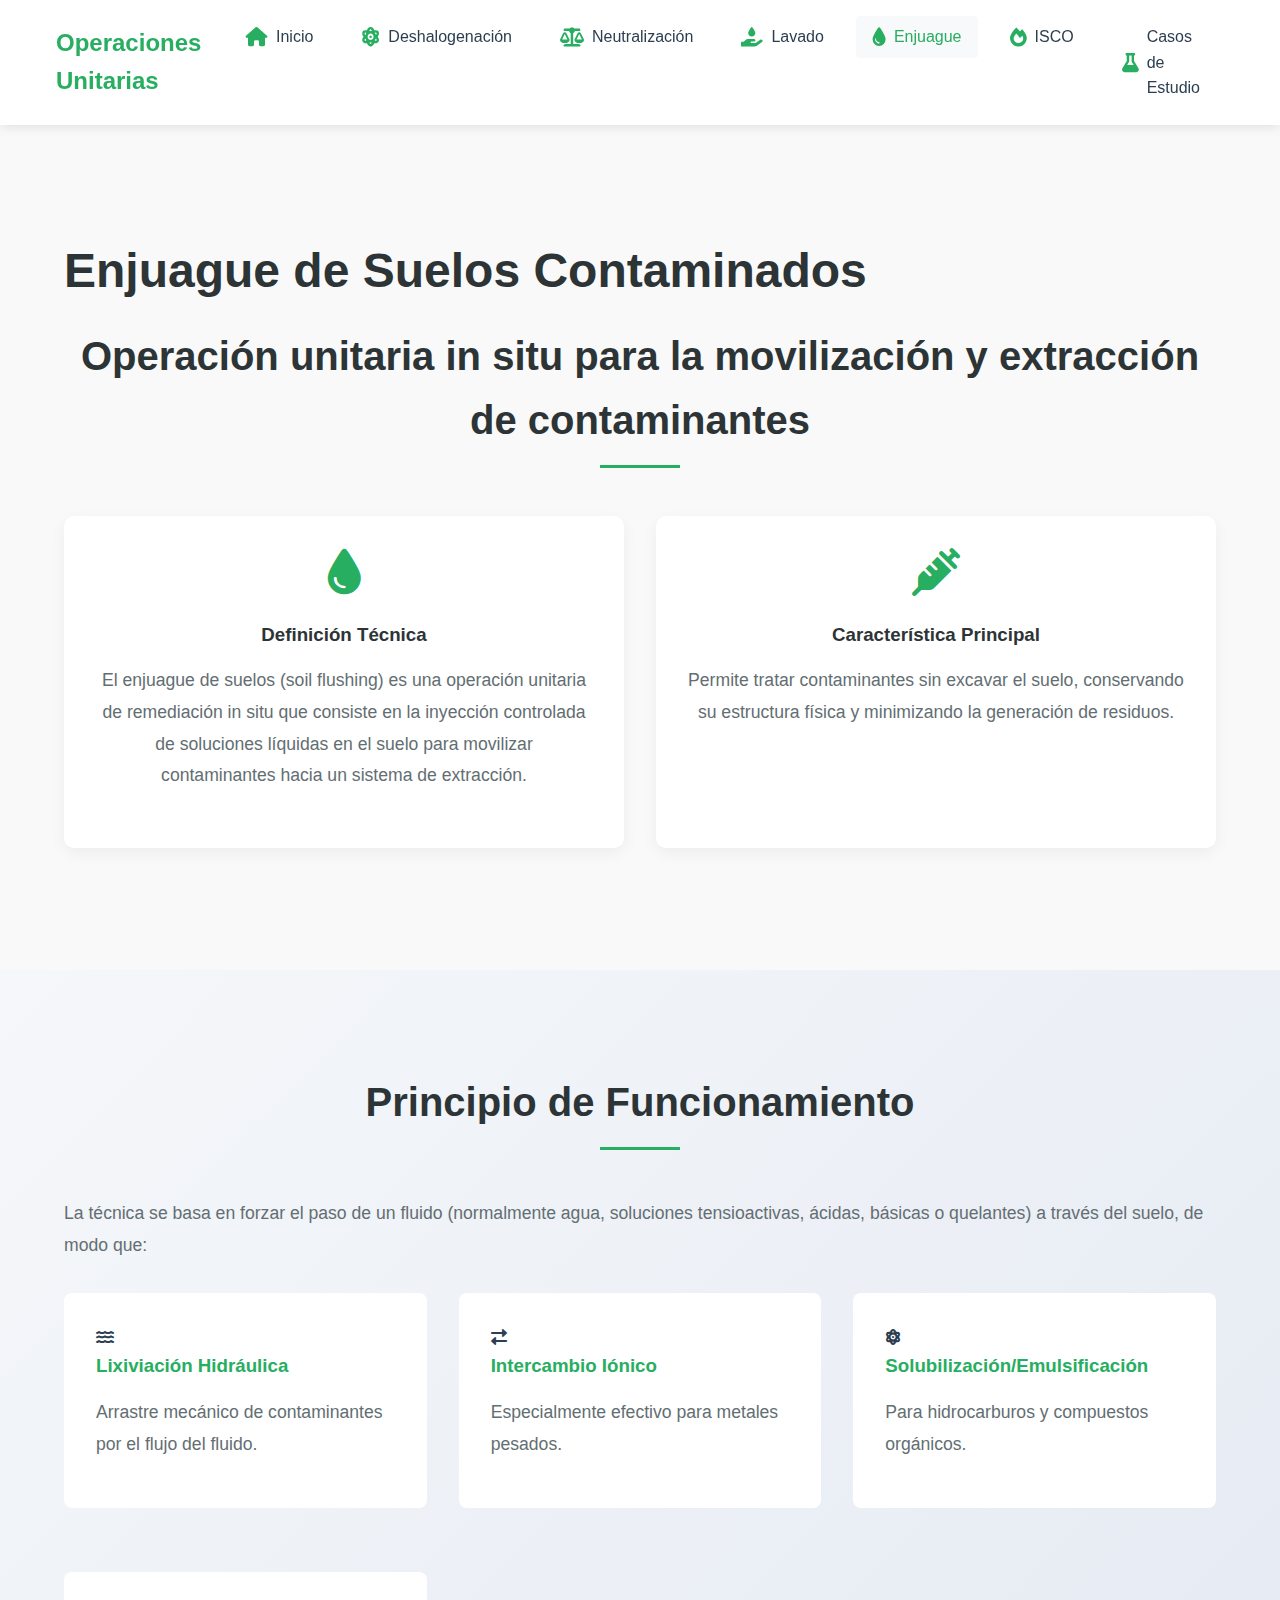
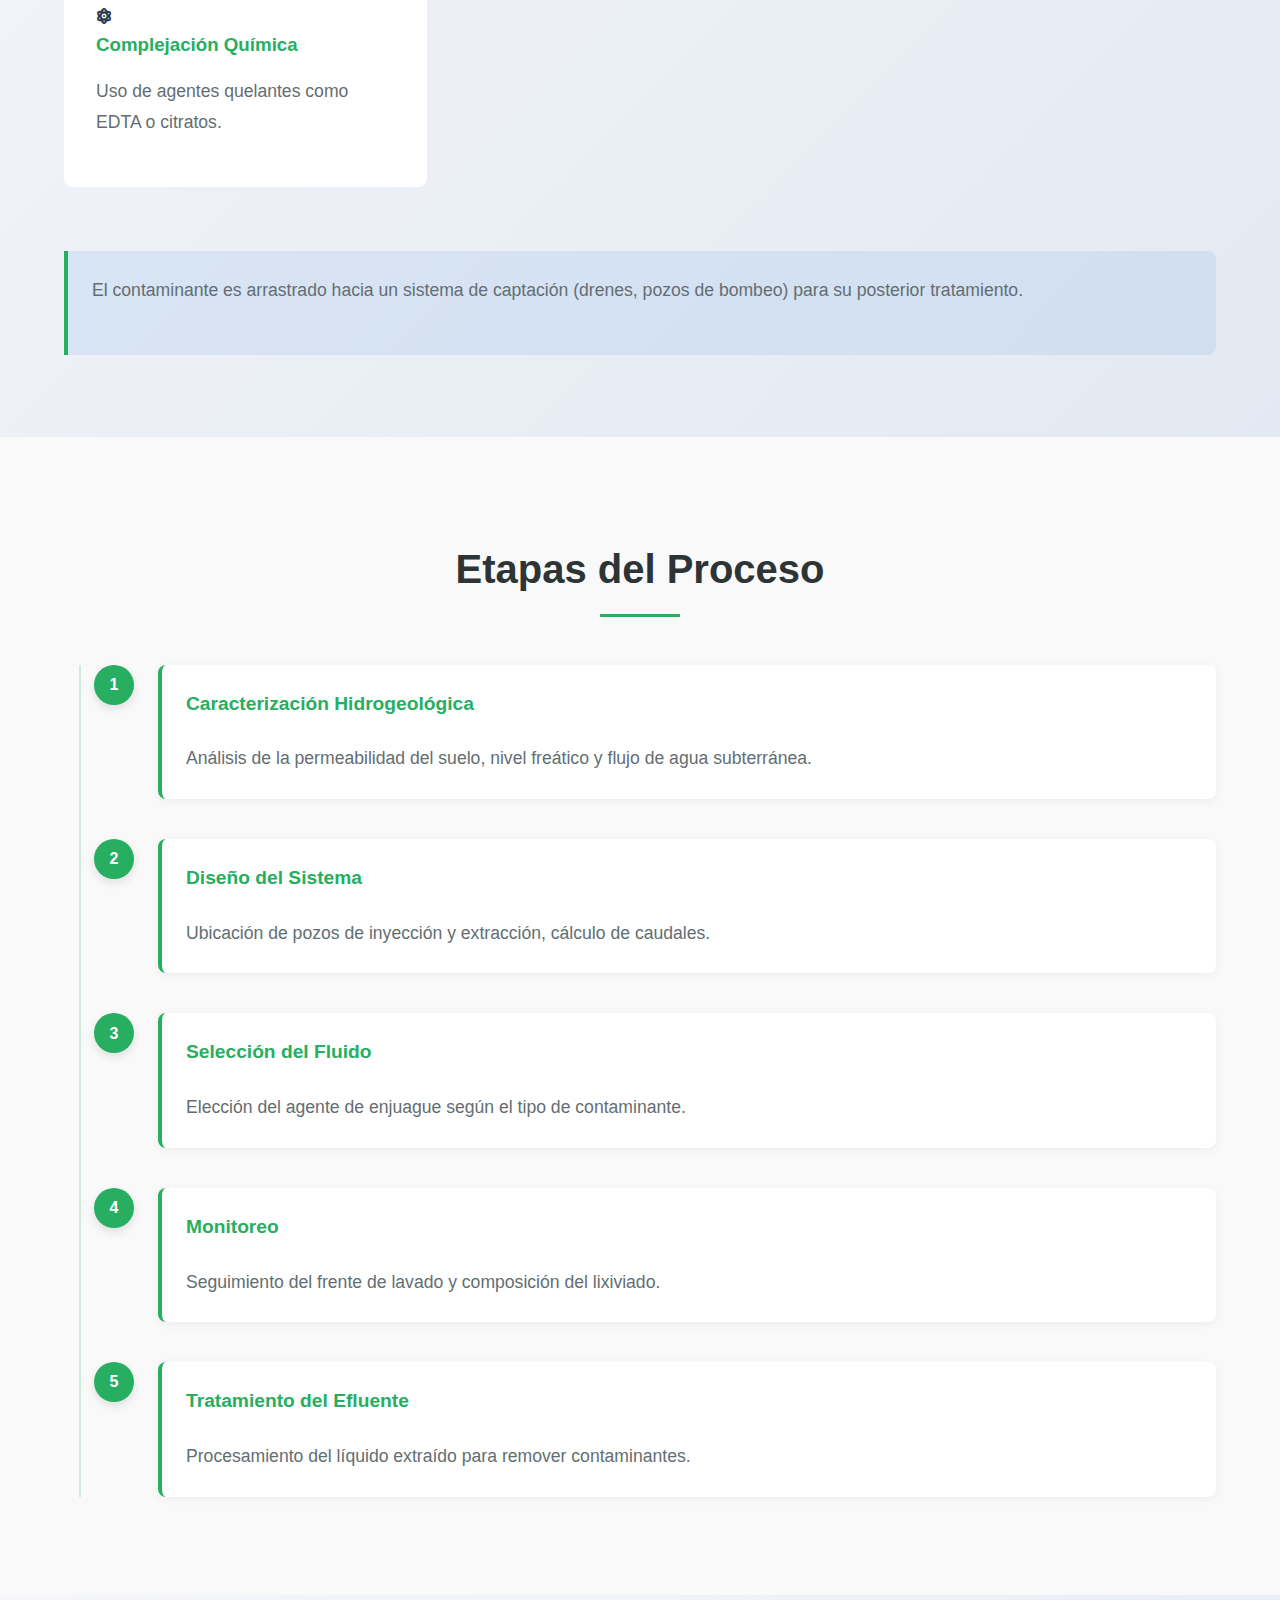
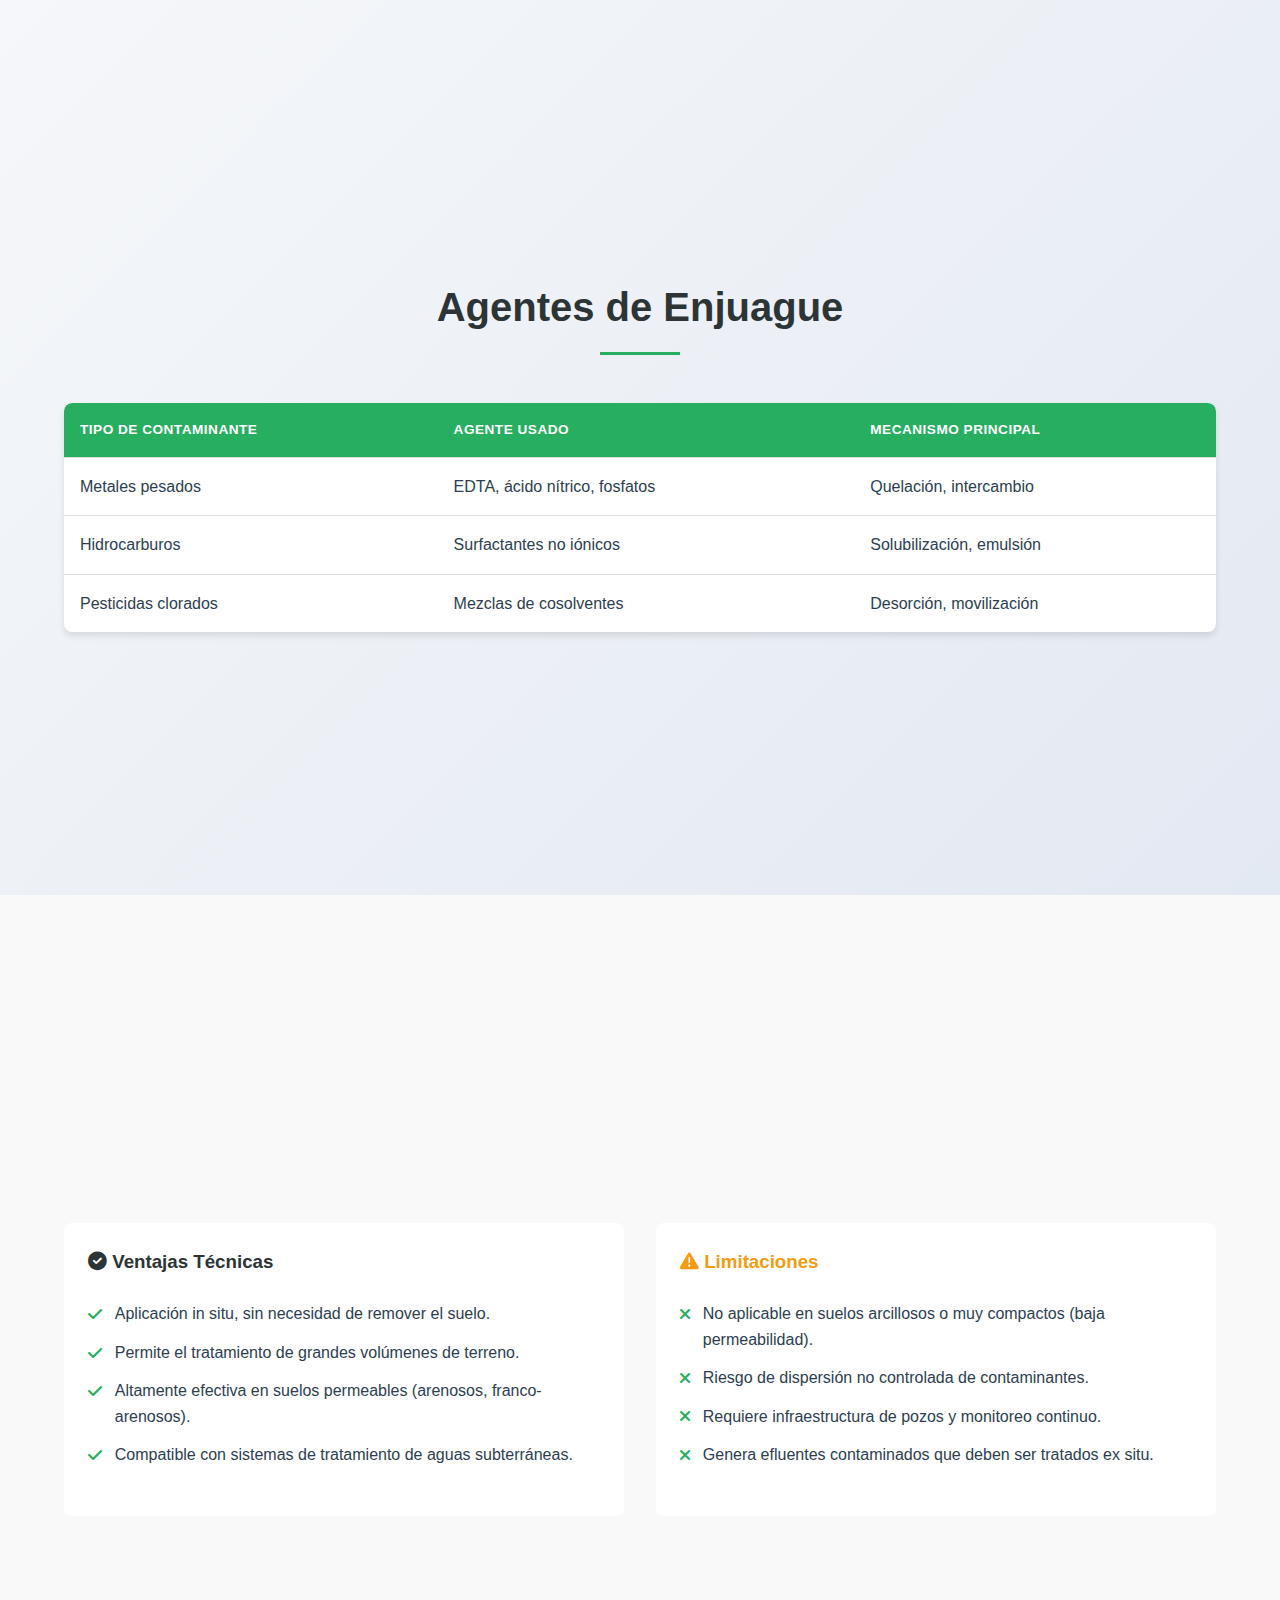
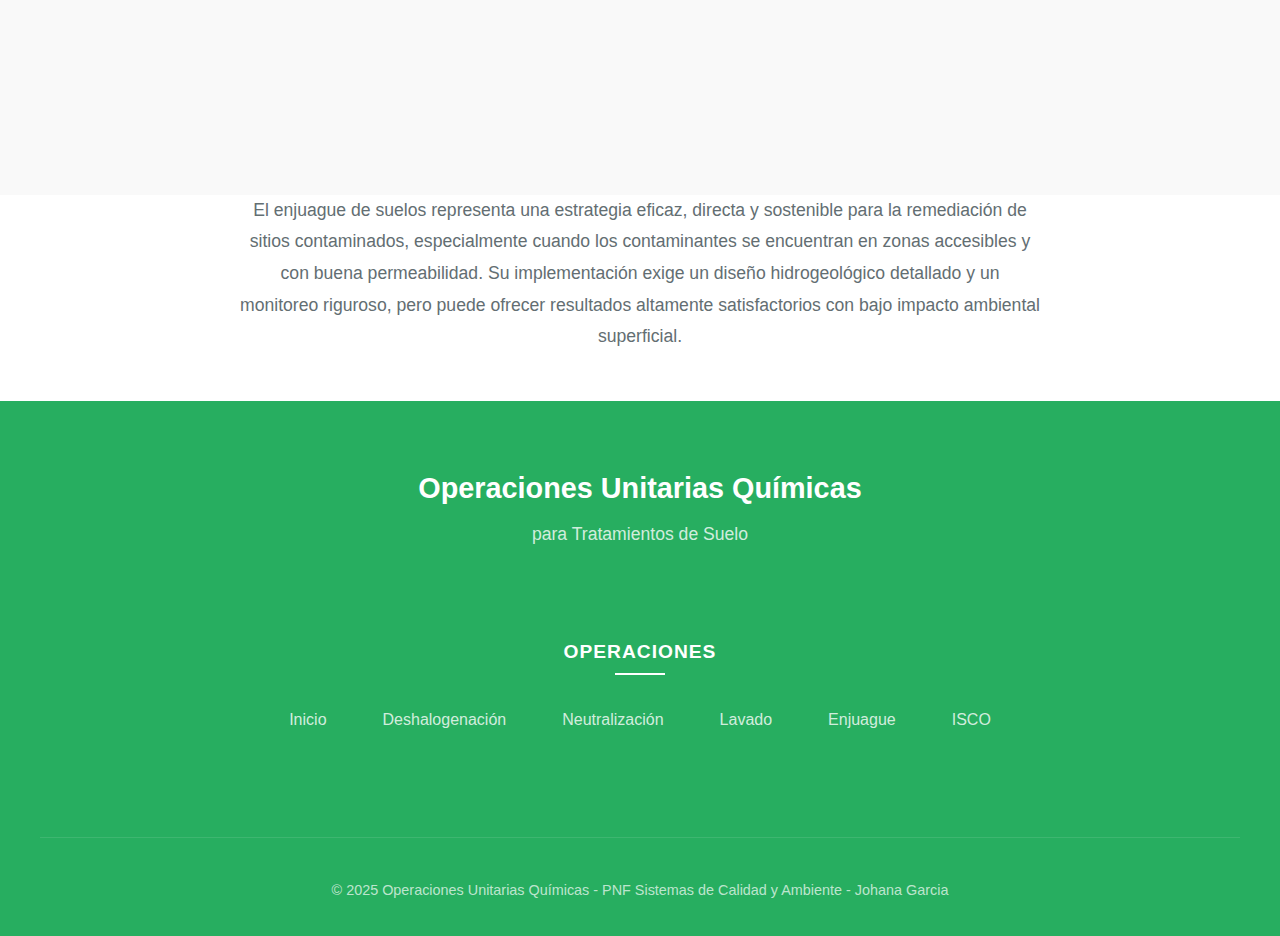
<file: enjuague.html>
<!DOCTYPE html>
<html lang="es">
<head>
    <meta charset="UTF-8">
    <meta name="viewport" content="width=device-width, initial-scale=1.0">
    <title>Enjuague de Suelos</title>
    <link rel="stylesheet" href="styles.css">
    <link rel="stylesheet" href="nav.css">
    <link rel="stylesheet" href="https://cdnjs.cloudflare.com/ajax/libs/font-awesome/6.0.0-beta3/css/all.min.css">
    <link rel="icon" type="image/x-icon" href="https://cdn-icons-png.flaticon.com/512/3140/3140407.png">
</head>
<body>
    <!-- Header y Navegación -->
    <header class="header">
        <nav class="navbar">
            <div class="nav-brand">
                <a href="index.html">Operaciones Unitarias</a>
            </div>
            
            <button class="nav-toggle">
                <i class="fas fa-bars"></i>
            </button>

            <div class="nav-overlay"></div>
            
            <div class="nav-menu">
                <ul class="nav-list">
                    <li class="nav-item">
                        <a href="index.html" class="nav-link">
                            <i class="fas fa-home"></i>
                            <span>Inicio</span>
                        </a>
                    </li>
                    <li class="nav-item">
                        <a href="deshalogenacion.html" class="nav-link">
                            <i class="fas fa-atom"></i>
                            <span>Deshalogenación</span>
                        </a>
                    </li>
                    <li class="nav-item">
                        <a href="neutralizacion.html" class="nav-link">
                            <i class="fas fa-balance-scale"></i>
                            <span>Neutralización</span>
                        </a>
                    </li>
                    <li class="nav-item">
                        <a href="lavado.html" class="nav-link">
                            <i class="fas fa-hand-holding-water"></i>
                            <span>Lavado</span>
                        </a>
                    </li>
                    <li class="nav-item">
                        <a href="enjuague.html" class="nav-link active">
                            <i class="fas fa-tint"></i>
                            <span>Enjuague</span>
                        </a>
                    </li>
                    <li class="nav-item">
                        <a href="isoco.html" class="nav-link">
                            <i class="fas fa-fire"></i>
                            <span>ISCO</span>
                        </a>
                    </li>
                    <li class="nav-item">
                        <a href="casos-estudio.html" class="nav-link">
                            <i class="fas fa-flask"></i>
                            <span>Casos de Estudio</span>
                        </a>
                    </li>
                </ul>
            </div>
        </nav>
    </header>

    <!-- Sección de Introducción -->
    <section id="introduccion" class="section">
        <div class="content">
            <h1>Enjuague de Suelos Contaminados</h1>
            <h2>Operación unitaria in situ para la movilización y extracción de contaminantes</h2>
            
            <div class="info-grid">
                <div class="info-card">
                    <i class="fas fa-tint"></i>
                    <h3>Definición Técnica</h3>
                    <p>El enjuague de suelos (soil flushing) es una operación unitaria de remediación in situ que consiste en la inyección controlada de soluciones líquidas en el suelo para movilizar contaminantes hacia un sistema de extracción.</p>
                </div>
                
                <div class="info-card">
                    <i class="fas fa-syringe"></i>
                    <h3>Característica Principal</h3>
                    <p>Permite tratar contaminantes sin excavar el suelo, conservando su estructura física y minimizando la generación de residuos.</p>
                </div>
            </div>
        </div>
    </section>

    <!-- Principio de Funcionamiento -->
    <section id="funcionamiento" class="section highlight-section">
        <div class="content">
            <h2>Principio de Funcionamiento</h2>
            <p>La técnica se basa en forzar el paso de un fluido (normalmente agua, soluciones tensioactivas, ácidas, básicas o quelantes) a través del suelo, de modo que:</p>
            
            <div class="info-cards">
                <div class="technique">
                    <i class="fas fa-water"></i>
                    <h3>Lixiviación Hidráulica</h3>
                    <p>Arrastre mecánico de contaminantes por el flujo del fluido.</p>
                </div>
                
                <div class="technique">
                    <i class="fas fa-exchange-alt"></i>
                    <h3>Intercambio Iónico</h3>
                    <p>Especialmente efectivo para metales pesados.</p>
                </div>
                
                <div class="technique">
                    <i class="fas fa-atom"></i>
                    <h3>Solubilización/Emulsificación</h3>
                    <p>Para hidrocarburos y compuestos orgánicos.</p>
                </div>
                
                <div class="technique">
                    <i class="fas fa-atom"></i>
                    <h3>Complejación Química</h3>
                    <p>Uso de agentes quelantes como EDTA o citratos.</p>
                </div>
            </div>
            
            <div class="highlight-box">
                <p>El contaminante es arrastrado hacia un sistema de captación (drenes, pozos de bombeo) para su posterior tratamiento.</p>
            </div>
        </div>
    </section>

    <!-- Etapas del Proceso -->
    <section id="etapas" class="section">
        <div class="content">
            <h2>Etapas del Proceso</h2>
            
            <div class="process-steps">
                <div class="step">
                    <div class="step-number">1</div>
                    <div class="step-content">
                        <h3>Caracterización Hidrogeológica</h3>
                        <p>Análisis de la permeabilidad del suelo, nivel freático y flujo de agua subterránea.</p>
                    </div>
                </div>
                
                <div class="step">
                    <div class="step-number">2</div>
                    <div class="step-content">
                        <h3>Diseño del Sistema</h3>
                        <p>Ubicación de pozos de inyección y extracción, cálculo de caudales.</p>
                    </div>
                </div>
                
                <div class="step">
                    <div class="step-number">3</div>
                    <div class="step-content">
                        <h3>Selección del Fluido</h3>
                        <p>Elección del agente de enjuague según el tipo de contaminante.</p>
                    </div>
                </div>
                
                <div class="step">
                    <div class="step-number">4</div>
                    <div class="step-content">
                        <h3>Monitoreo</h3>
                        <p>Seguimiento del frente de lavado y composición del lixiviado.</p>
                    </div>
                </div>
                
                <div class="step">
                    <div class="step-number">5</div>
                    <div class="step-content">
                        <h3>Tratamiento del Efluente</h3>
                        <p>Procesamiento del líquido extraído para remover contaminantes.</p>
                    </div>
                </div>
            </div>
        </div>
    </section>

    <!-- Agentes de Enjuague -->
    <section id="agentes" class="section highlight-section">
        <div class="content">
            <h2>Agentes de Enjuague</h2>
            
            <div class="table-responsive">
                <table class="data-table">
                    <thead>
                        <tr>
                            <th>Tipo de contaminante</th>
                            <th>Agente usado</th>
                            <th>Mecanismo principal</th>
                        </tr>
                    </thead>
                    <tbody>
                        <tr>
                            <td>Metales pesados</td>
                            <td>EDTA, ácido nítrico, fosfatos</td>
                            <td>Quelación, intercambio</td>
                        </tr>
                        <tr>
                            <td>Hidrocarburos</td>
                            <td>Surfactantes no iónicos</td>
                            <td>Solubilización, emulsión</td>
                        </tr>
                        <tr>
                            <td>Pesticidas clorados</td>
                            <td>Mezclas de cosolventes</td>
                            <td>Desorción, movilización</td>
                        </tr>
                    </tbody>
                </table>
            </div>
        </div>
    </section>

    <!-- Ventajas y Limitaciones -->
    <section id="ventajas" class="section">
        <div class="content">
            <div class="comparison">
                <div class="pros">
                    <h3><i class="fas fa-check-circle"></i> Ventajas Técnicas</h3>
                    <ul class="feature-list">
                        <li><i class="fas fa-check"></i> Aplicación in situ, sin necesidad de remover el suelo.</li>
                        <li><i class="fas fa-check"></i> Permite el tratamiento de grandes volúmenes de terreno.</li>
                        <li><i class="fas fa-check"></i> Altamente efectiva en suelos permeables (arenosos, franco-arenosos).</li>
                        <li><i class="fas fa-check"></i> Compatible con sistemas de tratamiento de aguas subterráneas.</li>
                    </ul>
                </div>
                
                <div class="cons">
                    <h3><i class="fas fa-exclamation-triangle"></i> Limitaciones</h3>
                    <ul class="feature-list">
                        <li><i class="fas fa-times"></i> No aplicable en suelos arcillosos o muy compactos (baja permeabilidad).</li>
                        <li><i class="fas fa-times"></i> Riesgo de dispersión no controlada de contaminantes.</li>
                        <li><i class="fas fa-times"></i> Requiere infraestructura de pozos y monitoreo continuo.</li>
                        <li><i class="fas fa-times"></i> Genera efluentes contaminados que deben ser tratados ex situ.</li>
                    </ul>
                </div>
            </div>
        </div>
    </section>

    <div class="conclusion">
        <p>El enjuague de suelos representa una estrategia eficaz, directa y sostenible para la remediación de sitios contaminados, especialmente cuando los contaminantes se encuentran en zonas accesibles y con buena permeabilidad. Su implementación exige un diseño hidrogeológico detallado y un monitoreo riguroso, pero puede ofrecer resultados altamente satisfactorios con bajo impacto ambiental superficial.</p>
    </div>

    <!-- Pie de Página -->
    <footer>
        <div class="content">
            <div class="footer-content">
                <div class="footer-logo">
                    <h3>Operaciones Unitarias Químicas</h3>
                    <p>para Tratamientos de Suelo</p>
                </div>
                <div class="footer-links">
                    <div class="footer-column">
                        <h4>Operaciones</h4>
                        <ul>
                            <li><a href="index.html">Inicio</a></li>
                            <li><a href="deshalogenacion.html">Deshalogenación</a></li>
                            <li><a href="neutralizacion.html">Neutralización</a></li>
                            <li><a href="lavado.html">Lavado</a></li>
                            <li><a href="enjuague.html">Enjuague</a></li>
                            <li><a href="isoco.html">ISCO</a></li>
                        </ul>
                    </div>
                </div>
            </div>
            <div class="footer-bottom">
                <p>&copy; 2025 Operaciones Unitarias Químicas - PNF Sistemas de Calidad y Ambiente - Johana Garcia </p>
            </div>
        </div>
    </footer>

    <script src="script.js"></script>
</body>
</html>
</file>
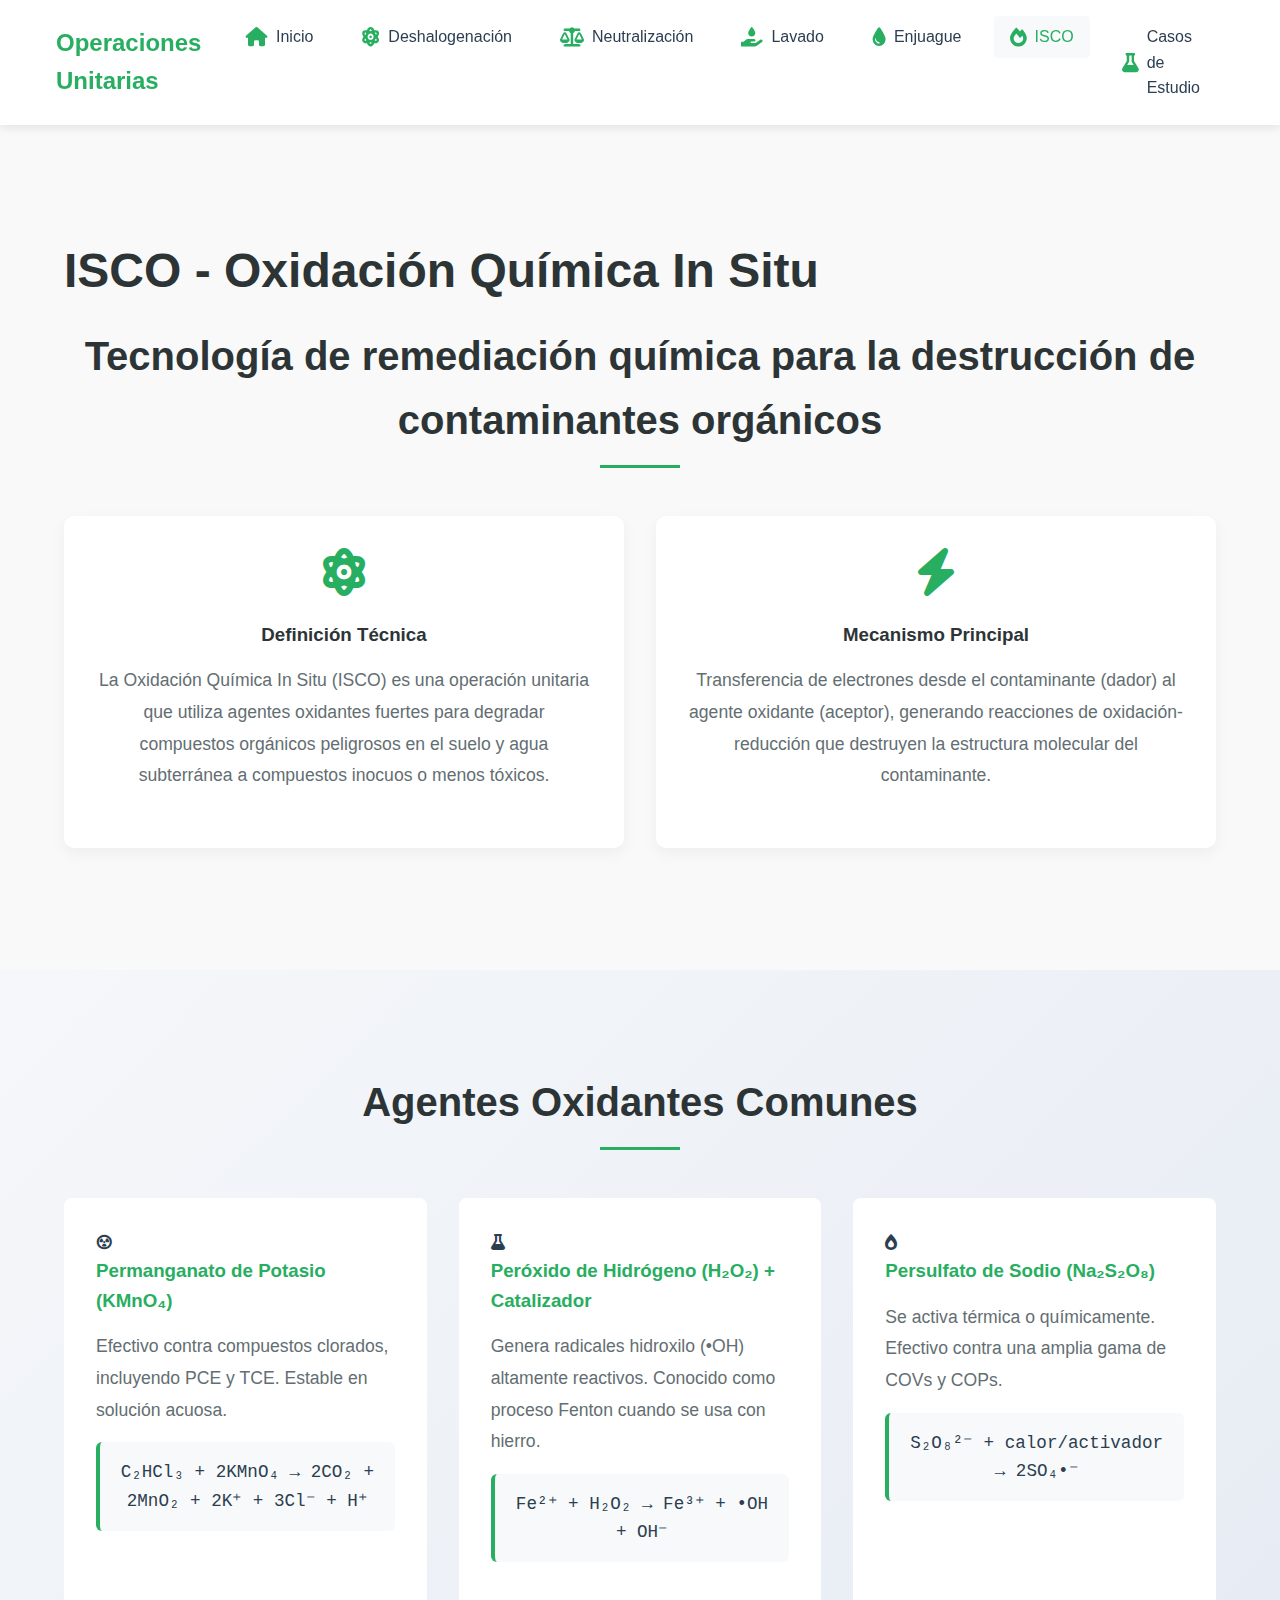
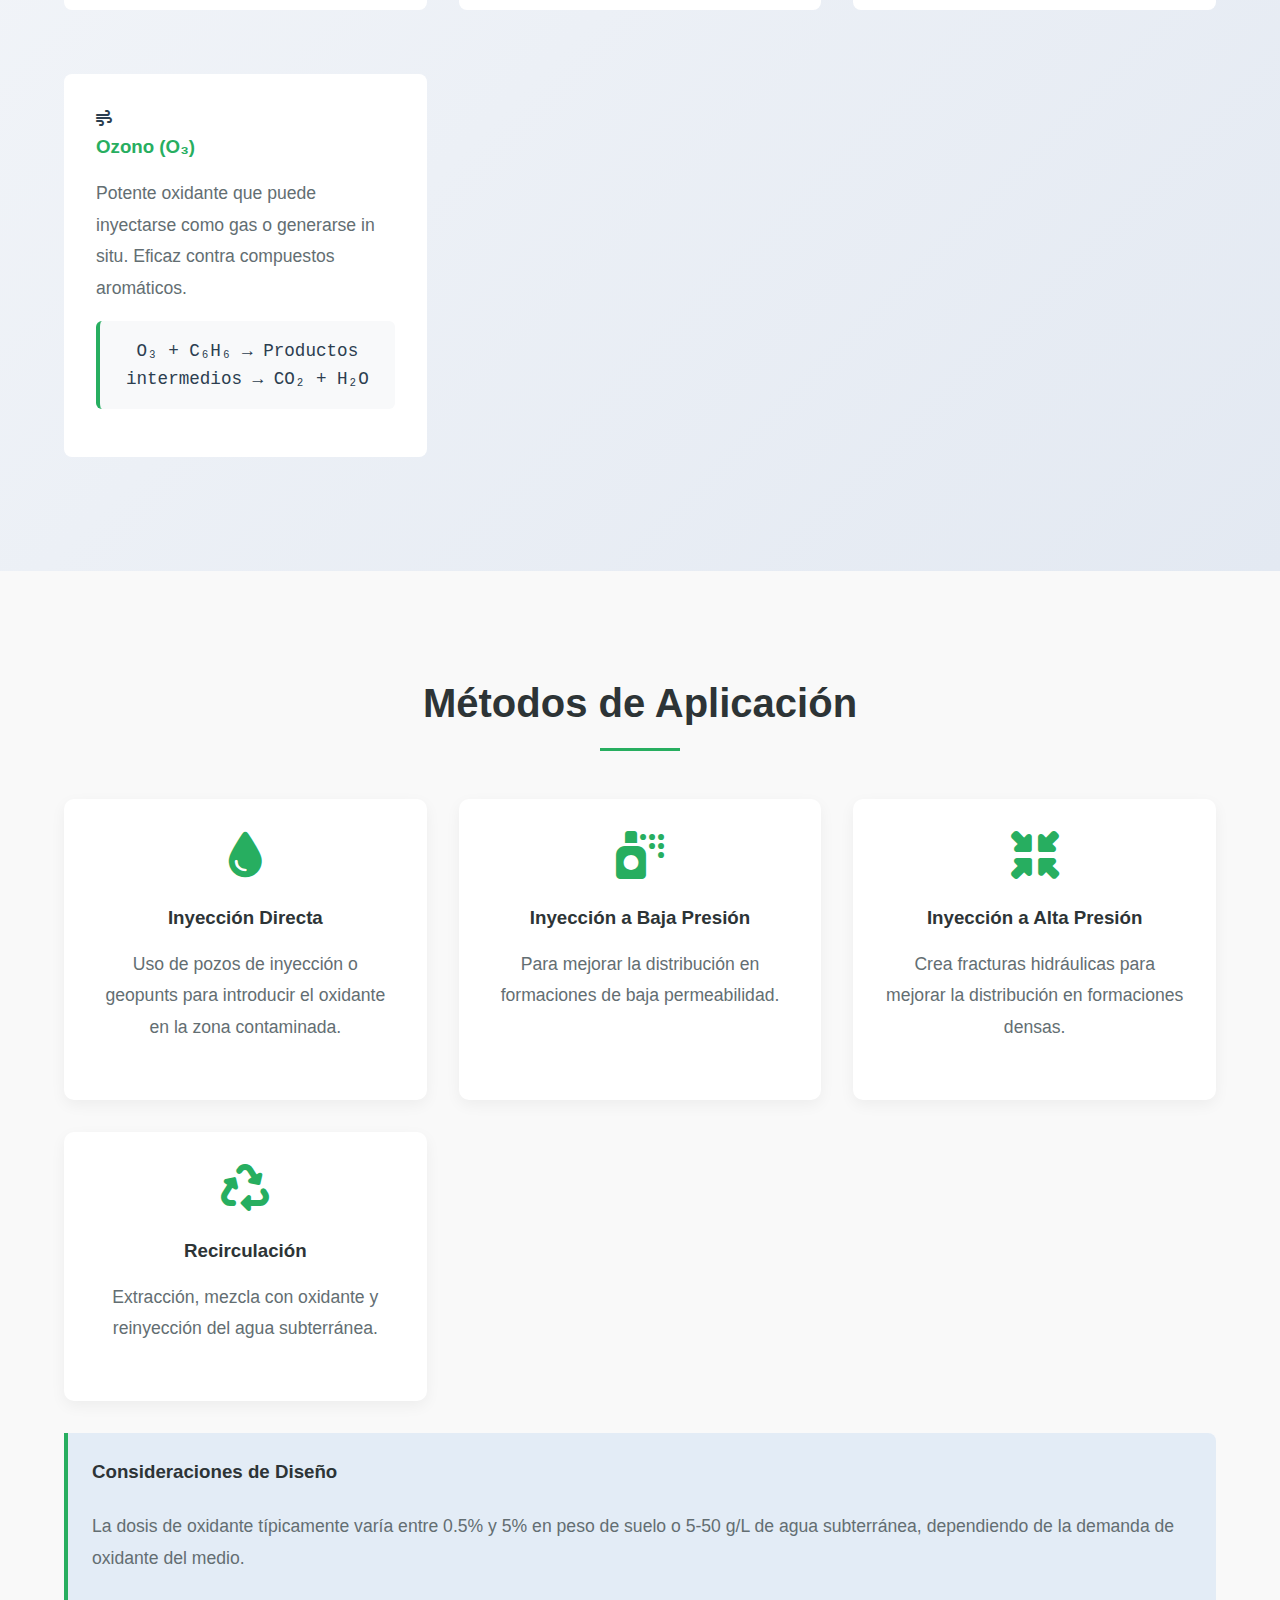
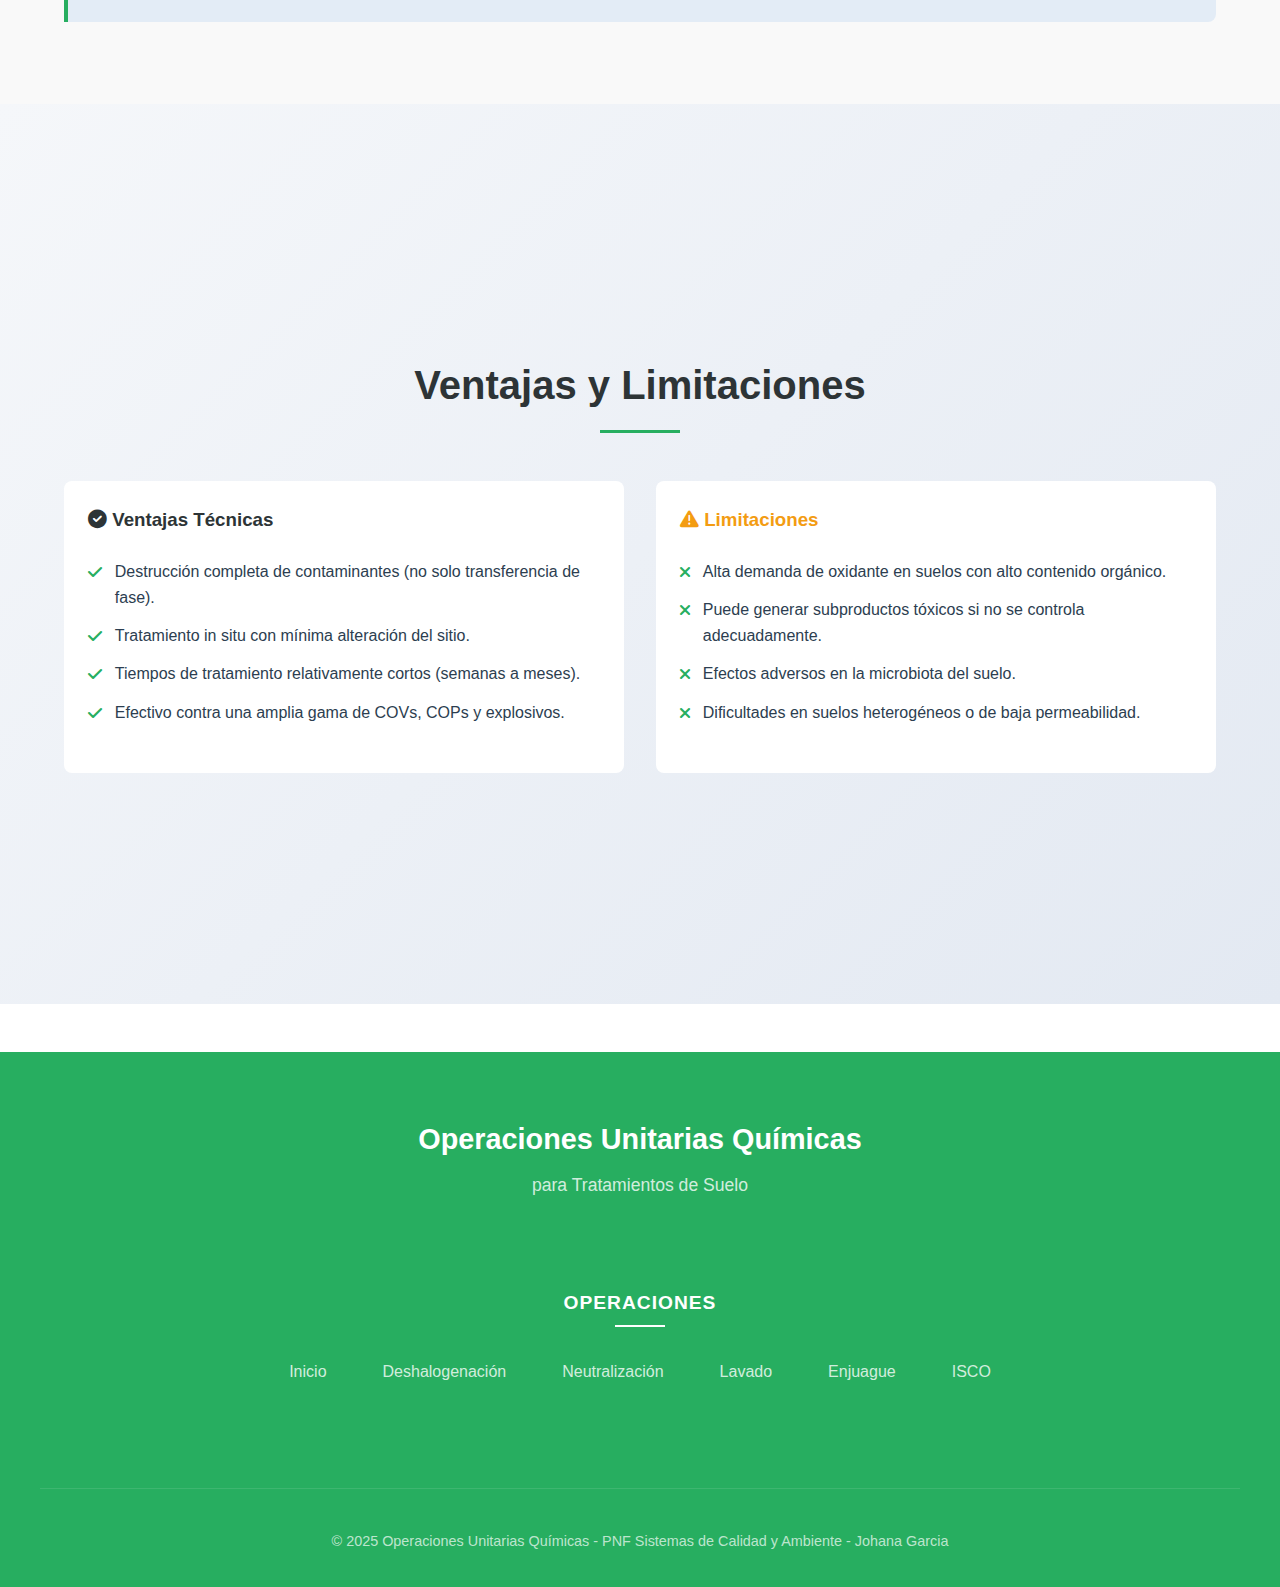
<file: isoco.html>
<!DOCTYPE html>
<html lang="es">
<head>
    <meta charset="UTF-8">
    <meta name="viewport" content="width=device-width, initial-scale=1.0">
    <title>ISCO - Oxidación Química In Situ</title>
    <link rel="stylesheet" href="styles.css">
    <link rel="stylesheet" href="nav.css">
    <link rel="stylesheet" href="https://cdnjs.cloudflare.com/ajax/libs/font-awesome/6.0.0-beta3/css/all.min.css">
    <link rel="icon" type="image/x-icon" href="https://cdn-icons-png.flaticon.com/512/3140/3140407.png">
</head>
<body>
    <!-- Header y Navegación -->
    <header class="header">
        <nav class="navbar">
            <div class="nav-brand">
                <a href="index.html">Operaciones Unitarias</a>
            </div>
            
            <button class="nav-toggle">
                <i class="fas fa-bars"></i>
            </button>

            <div class="nav-overlay"></div>
            
            <div class="nav-menu">
                <ul class="nav-list">
                    <li class="nav-item">
                        <a href="index.html" class="nav-link">
                            <i class="fas fa-home"></i>
                            <span>Inicio</span>
                        </a>
                    </li>
                    <li class="nav-item">
                        <a href="deshalogenacion.html" class="nav-link">
                            <i class="fas fa-atom"></i>
                            <span>Deshalogenación</span>
                        </a>
                    </li>
                    <li class="nav-item">
                        <a href="neutralizacion.html" class="nav-link">
                            <i class="fas fa-balance-scale"></i>
                            <span>Neutralización</span>
                        </a>
                    </li>
                    <li class="nav-item">
                        <a href="lavado.html" class="nav-link">
                            <i class="fas fa-hand-holding-water"></i>
                            <span>Lavado</span>
                        </a>
                    </li>
                    <li class="nav-item">
                        <a href="enjuague.html" class="nav-link">
                            <i class="fas fa-tint"></i>
                            <span>Enjuague</span>
                        </a>
                    </li>
                    <li class="nav-item">
                        <a href="isoco.html" class="nav-link active">
                            <i class="fas fa-fire"></i>
                            <span>ISCO</span>
                        </a>
                    </li>
                    <li class="nav-item">
                        <a href="casos-estudio.html" class="nav-link">
                            <i class="fas fa-flask"></i>
                            <span>Casos de Estudio</span>
                        </a>
                    </li>
                </ul>
            </div>
        </nav>
    </header>

    <!-- Sección de Introducción -->
    <section id="introduccion" class="section">
        <div class="content">
            <h1>ISCO - Oxidación Química In Situ</h1>
            <h2>Tecnología de remediación química para la destrucción de contaminantes orgánicos</h2>
            
            <div class="info-grid">
                <div class="info-card">
                    <i class="fas fa-atom"></i>
                    <h3>Definición Técnica</h3>
                    <p>La Oxidación Química In Situ (ISCO) es una operación unitaria que utiliza agentes oxidantes fuertes para degradar compuestos orgánicos peligrosos en el suelo y agua subterránea a compuestos inocuos o menos tóxicos.</p>
                </div>
                
                <div class="info-card">
                    <i class="fas fa-bolt"></i>
                    <h3>Mecanismo Principal</h3>
                    <p>Transferencia de electrones desde el contaminante (dador) al agente oxidante (aceptor), generando reacciones de oxidación-reducción que destruyen la estructura molecular del contaminante.</p>
                </div>
            </div>
        </div>
    </section>

    <!-- Agentes Oxidantes -->
    <section id="agentes" class="section highlight-section">
        <div class="content">
            <h2>Agentes Oxidantes Comunes</h2>
            
            <div class="info-cards">
                <div class="technique">
                    <i class="fas fa-radiation-alt"></i>
                    <h3>Permanganato de Potasio (KMnO₄)</h3>
                    <p>Efectivo contra compuestos clorados, incluyendo PCE y TCE. Estable en solución acuosa.</p>
                    <div class="formula">
                        C₂HCl₃ + 2KMnO₄ → 2CO₂ + 2MnO₂ + 2K⁺ + 3Cl⁻ + H⁺
                    </div>
                </div>
                
                <div class="technique">
                    <i class="fas fa-flask"></i>
                    <h3>Peróxido de Hidrógeno (H₂O₂) + Catalizador</h3>
                    <p>Genera radicales hidroxilo (•OH) altamente reactivos. Conocido como proceso Fenton cuando se usa con hierro.</p>
                    <div class="formula">
                        Fe²⁺ + H₂O₂ → Fe³⁺ + •OH + OH⁻
                    </div>
                </div>
                
                <div class="technique">
                    <i class="fas fa-burn"></i>
                    <h3>Persulfato de Sodio (Na₂S₂O₈)</h3>
                    <p>Se activa térmica o químicamente. Efectivo contra una amplia gama de COVs y COPs.</p>
                    <div class="formula">
                        S₂O₈²⁻ + calor/activador → 2SO₄•⁻
                    </div>
                </div>
                
                <div class="technique">
                    <i class="fas fa-wind"></i>
                    <h3>Ozono (O₃)</h3>
                    <p>Potente oxidante que puede inyectarse como gas o generarse in situ. Eficaz contra compuestos aromáticos.</p>
                    <div class="formula">
                        O₃ + C₆H₆ → Productos intermedios → CO₂ + H₂O
                    </div>
                </div>
            </div>
        </div>
    </section>

    <!-- Aplicación en Campo -->
    <section id="aplicacion" class="section">
        <div class="content">
            <h2>Métodos de Aplicación</h2>
            
            <div class="info-grid">
                <div class="info-card">
                    <i class="fas fa-tint"></i>
                    <h3>Inyección Directa</h3>
                    <p>Uso de pozos de inyección o geopunts para introducir el oxidante en la zona contaminada.</p>
                </div>
                
                <div class="info-card">
                    <i class="fas fa-spray-can"></i>
                    <h3>Inyección a Baja Presión</h3>
                    <p>Para mejorar la distribución en formaciones de baja permeabilidad.</p>
                </div>
                
                <div class="info-card">
                    <i class="fas fa-compress-arrows-alt"></i>
                    <h3>Inyección a Alta Presión</h3>
                    <p>Crea fracturas hidráulicas para mejorar la distribución en formaciones densas.</p>
                </div>
                
                <div class="info-card">
                    <i class="fas fa-recycle"></i>
                    <h3>Recirculación</h3>
                    <p>Extracción, mezcla con oxidante y reinyección del agua subterránea.</p>
                </div>
            </div>
            
            <div class="highlight-box">
                <h3>Consideraciones de Diseño</h3>
                <p>La dosis de oxidante típicamente varía entre 0.5% y 5% en peso de suelo o 5-50 g/L de agua subterránea, dependiendo de la demanda de oxidante del medio.</p>
            </div>
        </div>
    </section>

    <!-- Ventajas y Limitaciones -->
    <section id="ventajas" class="section highlight-section">
        <div class="content">
            <h2>Ventajas y Limitaciones</h2>
            
            <div class="comparison">
                <div class="pros">
                    <h3><i class="fas fa-check-circle"></i> Ventajas Técnicas</h3>
                    <ul class="feature-list">
                        <li><i class="fas fa-check"></i> Destrucción completa de contaminantes (no solo transferencia de fase).</li>
                        <li><i class="fas fa-check"></i> Tratamiento in situ con mínima alteración del sitio.</li>
                        <li><i class="fas fa-check"></i> Tiempos de tratamiento relativamente cortos (semanas a meses).</li>
                        <li><i class="fas fa-check"></i> Efectivo contra una amplia gama de COVs, COPs y explosivos.</li>
                    </ul>
                </div>
                
                <div class="cons">
                    <h3><i class="fas fa-exclamation-triangle"></i> Limitaciones</h3>
                    <ul class="feature-list">
                        <li><i class="fas fa-times"></i> Alta demanda de oxidante en suelos con alto contenido orgánico.</li>
                        <li><i class="fas fa-times"></i> Puede generar subproductos tóxicos si no se controla adecuadamente.</li>
                        <li><i class="fas fa-times"></i> Efectos adversos en la microbiota del suelo.</li>
                        <li><i class="fas fa-times"></i> Dificultades en suelos heterogéneos o de baja permeabilidad.</li>
                    </ul>
                </div>
            </div>
        </div>
    </section>

 <!-- Pie de Página -->
 <footer>
    <div class="content">
        <div class="footer-content">
            <div class="footer-logo">
                <h3>Operaciones Unitarias Químicas</h3>
                <p>para Tratamientos de Suelo</p>
            </div>
            <div class="footer-links">
                <div class="footer-column">
                    <h4>Operaciones</h4>
                    <ul>
                        <li><a href="index.html">Inicio</a></li>
                        <li><a href="deshalogenacion.html">Deshalogenación</a></li>
                        <li><a href="neutralizacion.html">Neutralización</a></li>
                        <li><a href="lavado.html">Lavado</a></li>
                        <li><a href="enjuague.html">Enjuague</a></li>
                        <li><a href="isoco.html">ISCO</a></li>
                    </ul>
                </div>
            </div>
        </div>
        <div class="footer-bottom">
            <p>&copy; 2025 Operaciones Unitarias Químicas - PNF Sistemas de Calidad y Ambiente - Johana Garcia </p>
        </div>
    </div>
</footer>

<script src="script.js"></script>
</body>
</html>
</file>
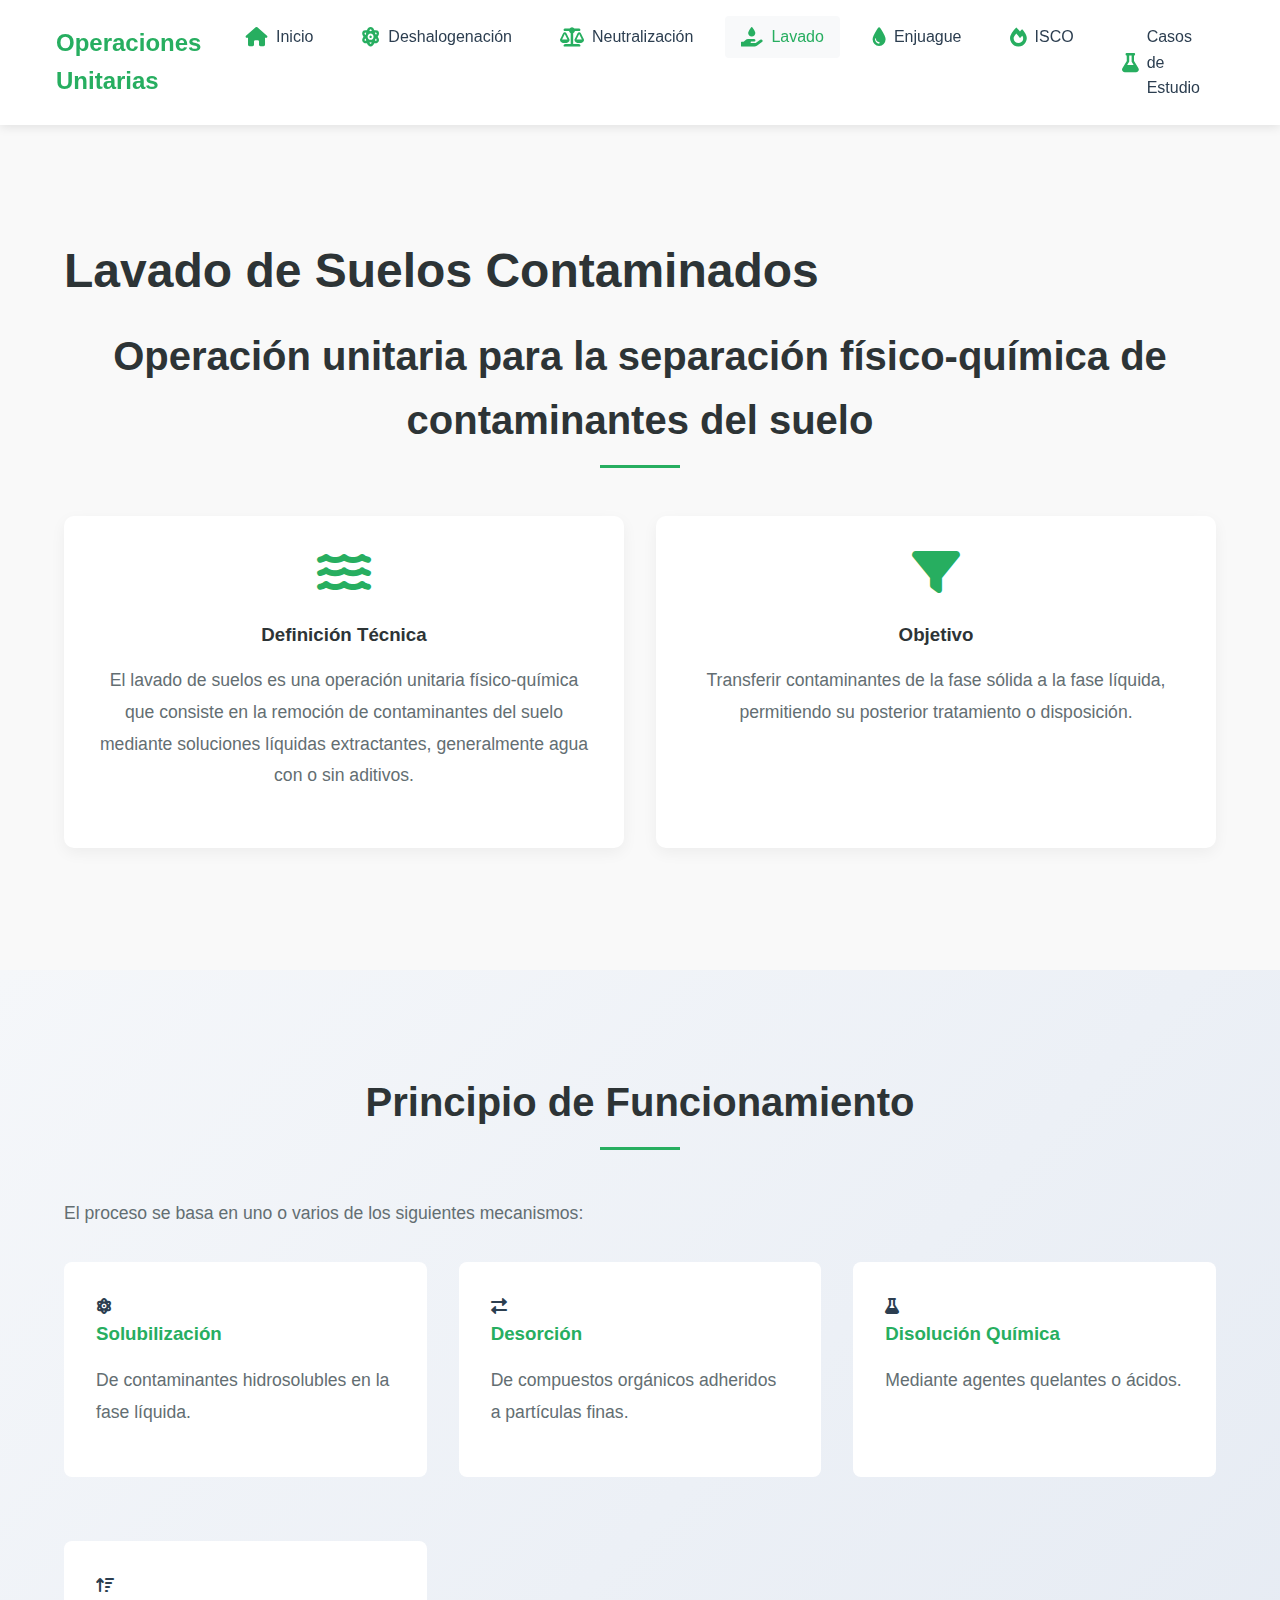
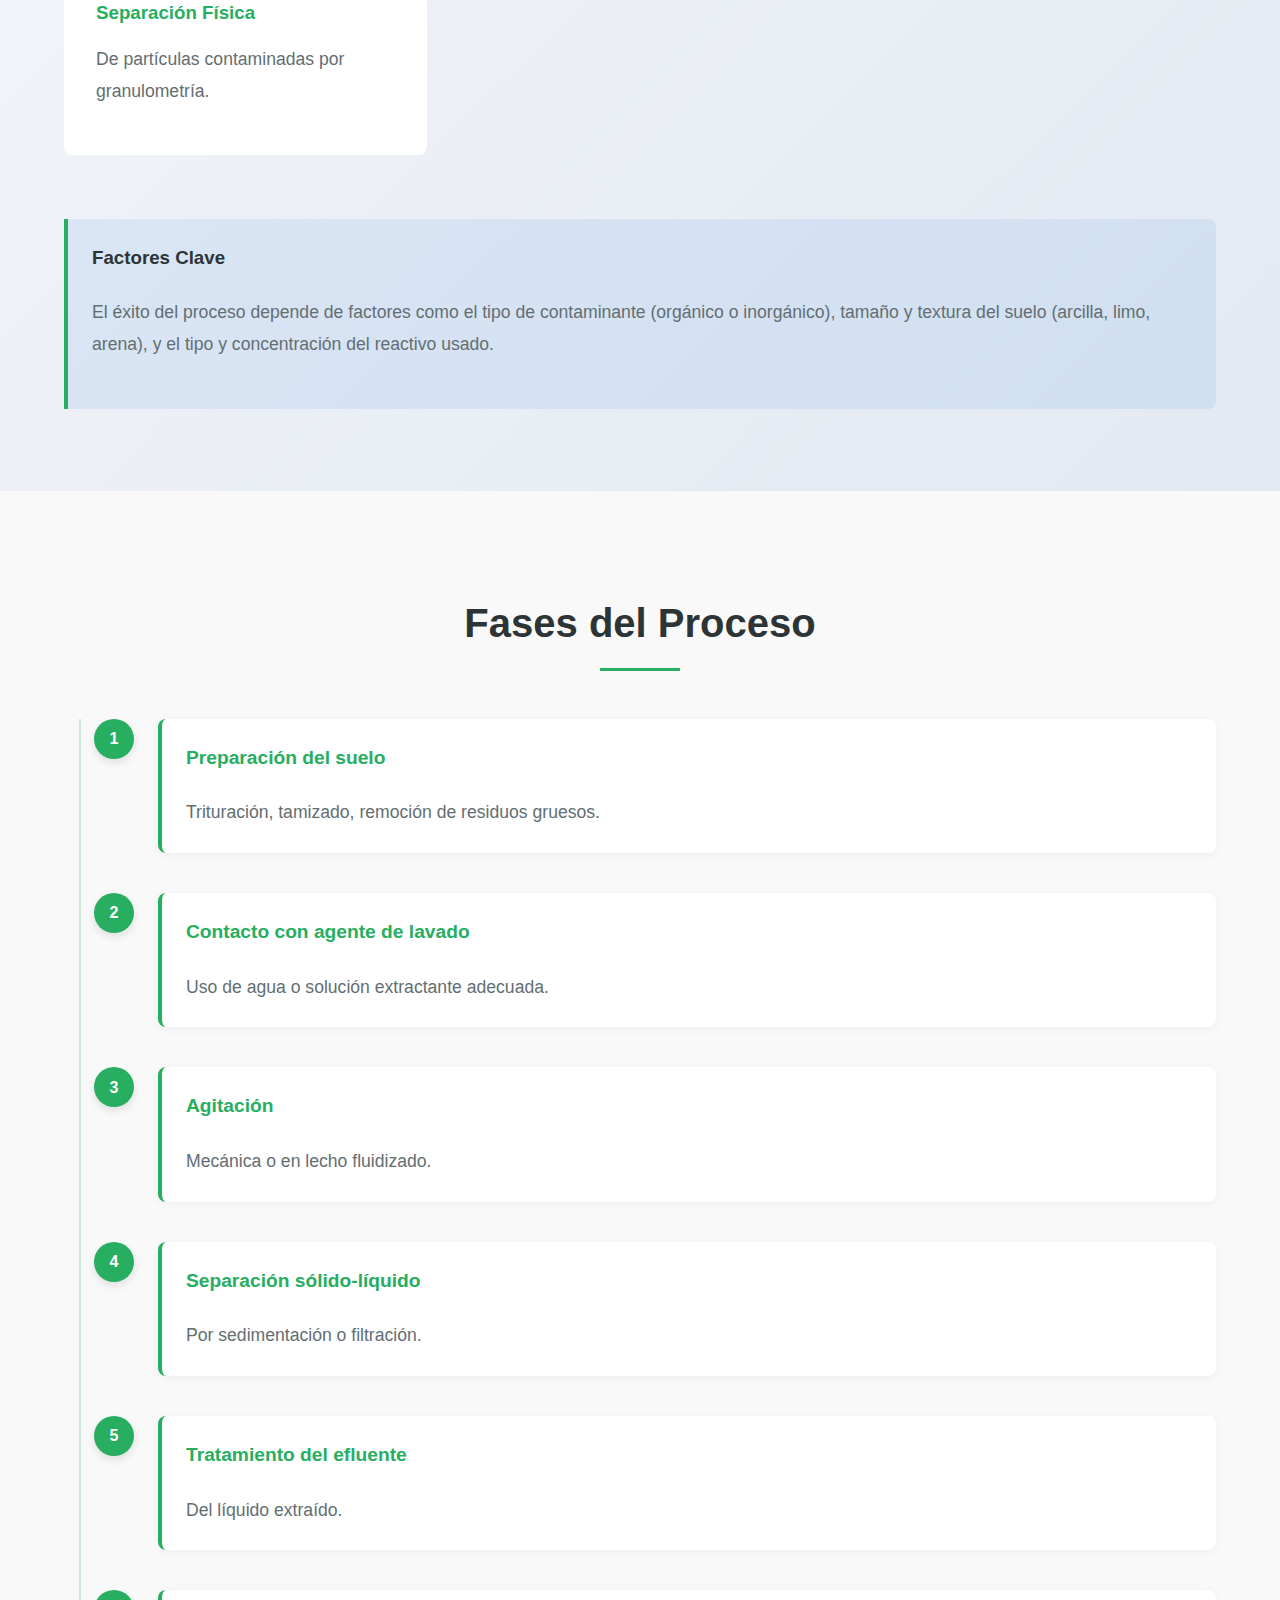
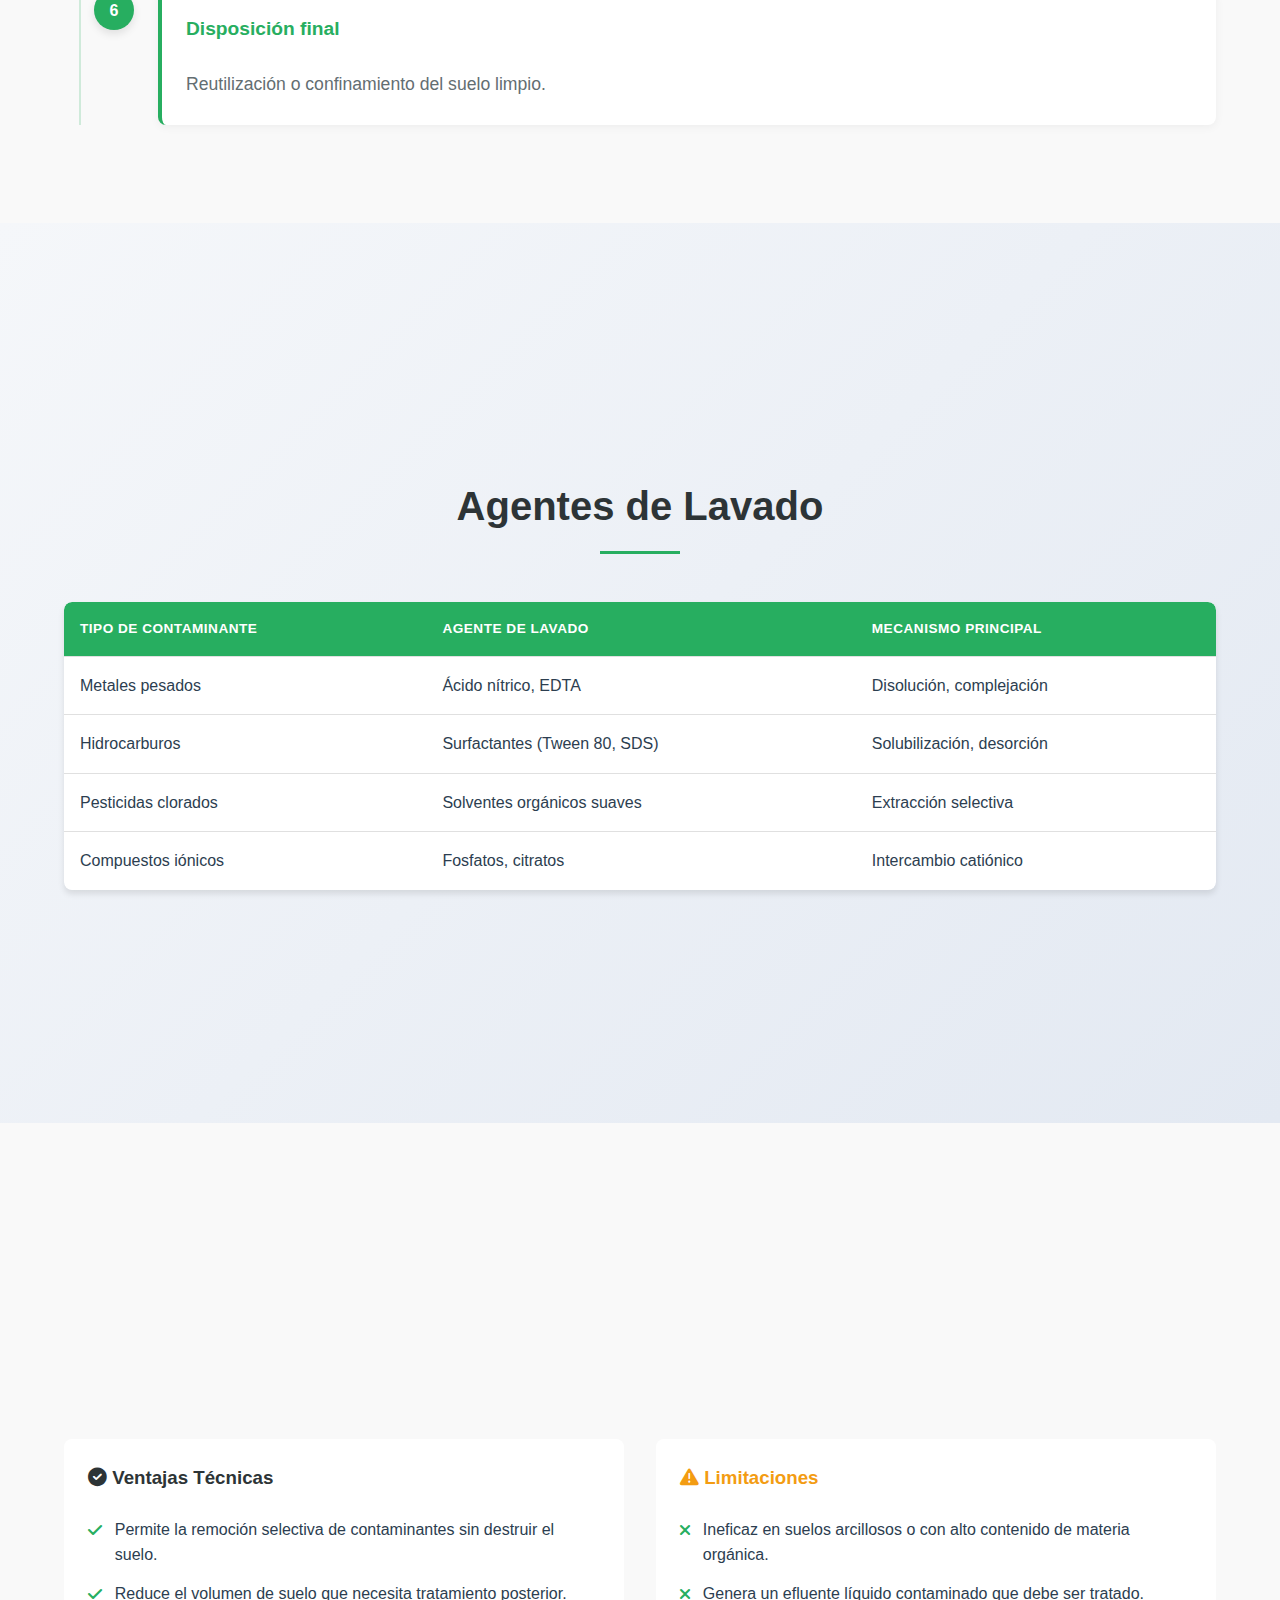
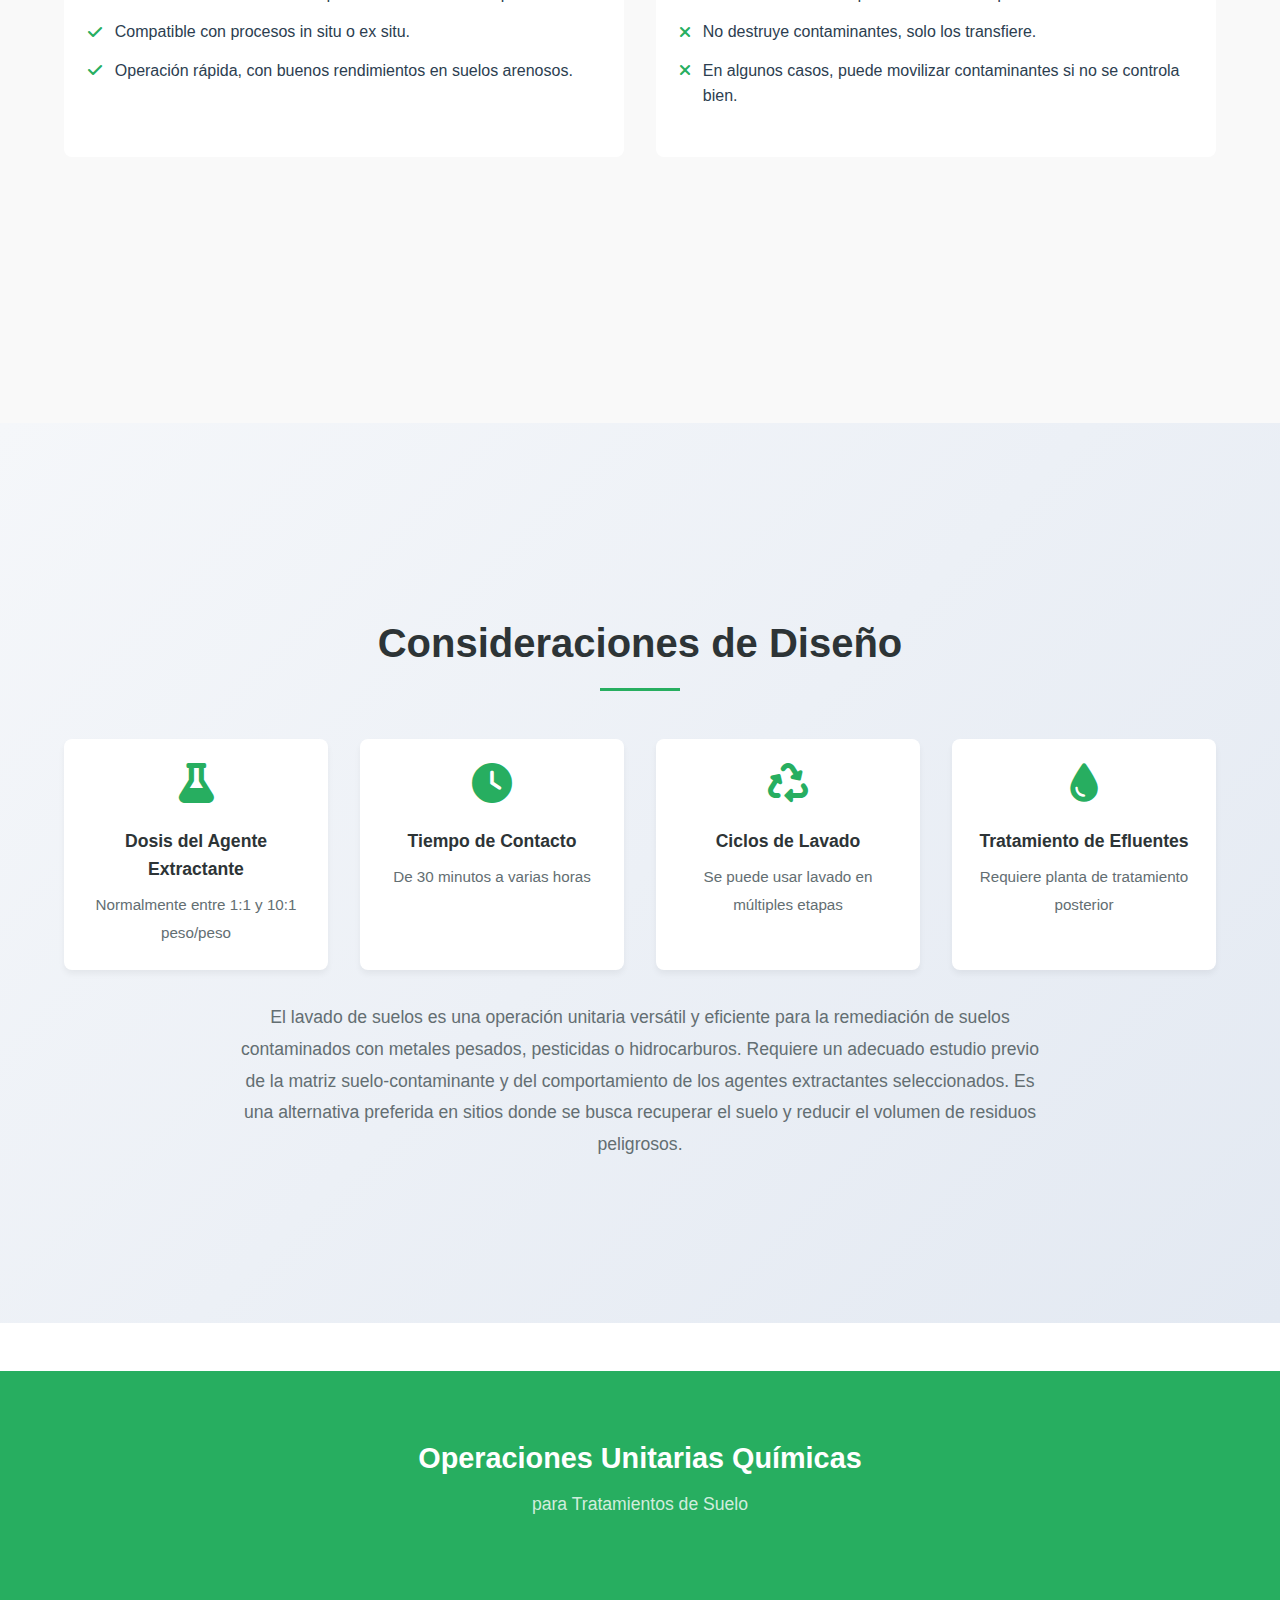
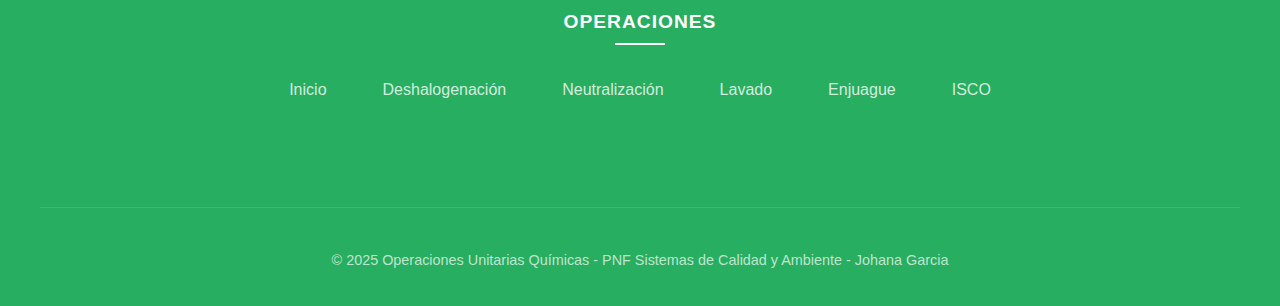
<file: lavado.html>
<!DOCTYPE html>
<html lang="es">
<head>
    <meta charset="UTF-8">
    <meta name="viewport" content="width=device-width, initial-scale=1.0">
    <title>Lavado de Suelos</title>
    <link rel="stylesheet" href="styles.css">
    <link rel="stylesheet" href="nav.css">
    <link rel="stylesheet" href="https://cdnjs.cloudflare.com/ajax/libs/font-awesome/6.0.0-beta3/css/all.min.css">
    <link rel="icon" type="image/x-icon" href="https://cdn-icons-png.flaticon.com/512/3140/3140407.png">
</head>
<body>
    <!-- Header y Navegación -->
    <header class="header">
        <nav class="navbar">
            <div class="nav-brand">
                <a href="index.html">Operaciones Unitarias</a>
            </div>
            
            <button class="nav-toggle">
                <i class="fas fa-bars"></i>
            </button>

            <div class="nav-overlay"></div>
            
            <div class="nav-menu">
                <ul class="nav-list">
                    <li class="nav-item">
                        <a href="index.html" class="nav-link">
                            <i class="fas fa-home"></i>
                            <span>Inicio</span>
                        </a>
                    </li>
                    <li class="nav-item">
                        <a href="deshalogenacion.html" class="nav-link">
                            <i class="fas fa-atom"></i>
                            <span>Deshalogenación</span>
                        </a>
                    </li>
                    <li class="nav-item">
                        <a href="neutralizacion.html" class="nav-link">
                            <i class="fas fa-balance-scale"></i>
                            <span>Neutralización</span>
                        </a>
                    </li>
                    <li class="nav-item">
                        <a href="lavado.html" class="nav-link active">
                            <i class="fas fa-hand-holding-water"></i>
                            <span>Lavado</span>
                        </a>
                    </li>
                    <li class="nav-item">
                        <a href="enjuague.html" class="nav-link">
                            <i class="fas fa-tint"></i>
                            <span>Enjuague</span>
                        </a>
                    </li>
                    <li class="nav-item">
                        <a href="isoco.html" class="nav-link">
                            <i class="fas fa-fire"></i>
                            <span>ISCO</span>
                        </a>
                    </li>
                    <li class="nav-item">
                        <a href="casos-estudio.html" class="nav-link">
                            <i class="fas fa-flask"></i>
                            <span>Casos de Estudio</span>
                        </a>
                    </li>
                </ul>
            </div>
        </nav>
    </header>

    <!-- Sección de Introducción -->
    <section id="introduccion" class="section">
        <div class="content">
            <h1>Lavado de Suelos Contaminados</h1>
            <h2>Operación unitaria para la separación físico-química de contaminantes del suelo</h2>
            
            <div class="info-grid">
                <div class="info-card">
                    <i class="fas fa-water"></i>
                    <h3>Definición Técnica</h3>
                    <p>El lavado de suelos es una operación unitaria físico-química que consiste en la remoción de contaminantes del suelo mediante soluciones líquidas extractantes, generalmente agua con o sin aditivos.</p>
                </div>
                
                <div class="info-card">
                    <i class="fas fa-filter"></i>
                    <h3>Objetivo</h3>
                    <p>Transferir contaminantes de la fase sólida a la fase líquida, permitiendo su posterior tratamiento o disposición.</p>
                </div>
            </div>
        </div>
    </section>

    <!-- Principio de Funcionamiento -->
    <section id="funcionamiento" class="section highlight-section">
        <div class="content">
            <h2>Principio de Funcionamiento</h2>
            <p>El proceso se basa en uno o varios de los siguientes mecanismos:</p>
            
            <div class="info-cards">
                <div class="technique">
                    <i class="fas fa-atom"></i>
                    <h3>Solubilización</h3>
                    <p>De contaminantes hidrosolubles en la fase líquida.</p>
                </div>
                
                <div class="technique">
                    <i class="fas fa-exchange-alt"></i>
                    <h3>Desorción</h3>
                    <p>De compuestos orgánicos adheridos a partículas finas.</p>
                </div>
                
                <div class="technique">
                    <i class="fas fa-flask"></i>
                    <h3>Disolución Química</h3>
                    <p>Mediante agentes quelantes o ácidos.</p>
                </div>
                
                <div class="technique">
                    <i class="fas fa-sort-amount-up"></i>
                    <h3>Separación Física</h3>
                    <p>De partículas contaminadas por granulometría.</p>
                </div>
            </div>
            
            <div class="highlight-box">
                <h3>Factores Clave</h3>
                <p>El éxito del proceso depende de factores como el tipo de contaminante (orgánico o inorgánico), tamaño y textura del suelo (arcilla, limo, arena), y el tipo y concentración del reactivo usado.</p>
            </div>
        </div>
    </section>

    <!-- Fases del Proceso -->
    <section id="fases" class="section">
        <div class="content">
            <h2>Fases del Proceso</h2>
            
            <div class="process-steps">
                <div class="step">
                    <div class="step-number">1</div>
                    <div class="step-content">
                        <h3>Preparación del suelo</h3>
                        <p>Trituración, tamizado, remoción de residuos gruesos.</p>
                    </div>
                </div>
                
                <div class="step">
                    <div class="step-number">2</div>
                    <div class="step-content">
                        <h3>Contacto con agente de lavado</h3>
                        <p>Uso de agua o solución extractante adecuada.</p>
                    </div>
                </div>
                
                <div class="step">
                    <div class="step-number">3</div>
                    <div class="step-content">
                        <h3>Agitación</h3>
                        <p>Mecánica o en lecho fluidizado.</p>
                    </div>
                </div>
                
                <div class="step">
                    <div class="step-number">4</div>
                    <div class="step-content">
                        <h3>Separación sólido-líquido</h3>
                        <p>Por sedimentación o filtración.</p>
                    </div>
                </div>
                
                <div class="step">
                    <div class="step-number">5</div>
                    <div class="step-content">
                        <h3>Tratamiento del efluente</h3>
                        <p>Del líquido extraído.</p>
                    </div>
                </div>
                
                <div class="step">
                    <div class="step-number">6</div>
                    <div class="step-content">
                        <h3>Disposición final</h3>
                        <p>Reutilización o confinamiento del suelo limpio.</p>
                    </div>
                </div>
            </div>
        </div>
    </section>

    <!-- Agentes de Lavado -->
    <section id="agentes" class="section highlight-section">
        <div class="content">
            <h2>Agentes de Lavado</h2>
            
            <div class="table-responsive">
                <table class="data-table">
                    <thead>
                        <tr>
                            <th>Tipo de contaminante</th>
                            <th>Agente de lavado</th>
                            <th>Mecanismo principal</th>
                        </tr>
                    </thead>
                    <tbody>
                        <tr>
                            <td>Metales pesados</td>
                            <td>Ácido nítrico, EDTA</td>
                            <td>Disolución, complejación</td>
                        </tr>
                        <tr>
                            <td>Hidrocarburos</td>
                            <td>Surfactantes (Tween 80, SDS)</td>
                            <td>Solubilización, desorción</td>
                        </tr>
                        <tr>
                            <td>Pesticidas clorados</td>
                            <td>Solventes orgánicos suaves</td>
                            <td>Extracción selectiva</td>
                        </tr>
                        <tr>
                            <td>Compuestos iónicos</td>
                            <td>Fosfatos, citratos</td>
                            <td>Intercambio catiónico</td>
                        </tr>
                    </tbody>
                </table>
            </div>
        </div>
    </section>

    <!-- Ventajas y Limitaciones -->
    <section id="ventajas" class="section">
        <div class="content">
            <div class="comparison">
                <div class="pros">
                    <h3><i class="fas fa-check-circle"></i> Ventajas Técnicas</h3>
                    <ul class="feature-list">
                        <li><i class="fas fa-check"></i> Permite la remoción selectiva de contaminantes sin destruir el suelo.</li>
                        <li><i class="fas fa-check"></i> Reduce el volumen de suelo que necesita tratamiento posterior.</li>
                        <li><i class="fas fa-check"></i> Compatible con procesos in situ o ex situ.</li>
                        <li><i class="fas fa-check"></i> Operación rápida, con buenos rendimientos en suelos arenosos.</li>
                    </ul>
                </div>
                
                <div class="cons">
                    <h3><i class="fas fa-exclamation-triangle"></i> Limitaciones</h3>
                    <ul class="feature-list">
                        <li><i class="fas fa-times"></i> Ineficaz en suelos arcillosos o con alto contenido de materia orgánica.</li>
                        <li><i class="fas fa-times"></i> Genera un efluente líquido contaminado que debe ser tratado.</li>
                        <li><i class="fas fa-times"></i> No destruye contaminantes, solo los transfiere.</li>
                        <li><i class="fas fa-times"></i> En algunos casos, puede movilizar contaminantes si no se controla bien.</li>
                    </ul>
                </div>
            </div>
        </div>
    </section>

    <!-- Consideraciones de Diseño -->
    <section id="diseno" class="section highlight-section">
        <div class="content">
            <h2>Consideraciones de Diseño</h2>
            
            <div class="design-considerations">
                <div class="design-item">
                    <i class="fas fa-flask"></i>
                    <h3>Dosis del Agente Extractante</h3>
                    <p>Normalmente entre 1:1 y 10:1 peso/peso</p>
                </div>
                
                <div class="design-item">
                    <i class="fas fa-clock"></i>
                    <h3>Tiempo de Contacto</h3>
                    <p>De 30 minutos a varias horas</p>
                </div>
                
                <div class="design-item">
                    <i class="fas fa-recycle"></i>
                    <h3>Ciclos de Lavado</h3>
                    <p>Se puede usar lavado en múltiples etapas</p>
                </div>
                
                <div class="design-item">
                    <i class="fas fa-tint"></i>
                    <h3>Tratamiento de Efluentes</h3>
                    <p>Requiere planta de tratamiento posterior</p>
                </div>
            </div>
            
            <div class="conclusion">
                <p>El lavado de suelos es una operación unitaria versátil y eficiente para la remediación de suelos contaminados con metales pesados, pesticidas o hidrocarburos. Requiere un adecuado estudio previo de la matriz suelo-contaminante y del comportamiento de los agentes extractantes seleccionados. Es una alternativa preferida en sitios donde se busca recuperar el suelo y reducir el volumen de residuos peligrosos.</p>
            </div>
        </div>
    </section>

 <!-- Pie de Página -->
 <footer>
    <div class="content">
        <div class="footer-content">
            <div class="footer-logo">
                <h3>Operaciones Unitarias Químicas</h3>
                <p>para Tratamientos de Suelo</p>
            </div>
            <div class="footer-links">
                <div class="footer-column">
                    <h4>Operaciones</h4>
                    <ul>
                        <li><a href="index.html">Inicio</a></li>
                        <li><a href="deshalogenacion.html">Deshalogenación</a></li>
                        <li><a href="neutralizacion.html">Neutralización</a></li>
                        <li><a href="lavado.html">Lavado</a></li>
                        <li><a href="enjuague.html">Enjuague</a></li>
                        <li><a href="isoco.html">ISCO</a></li>
                    </ul>
                </div>
            </div>
        </div>
        <div class="footer-bottom">
            <p>&copy; 2025 Operaciones Unitarias Químicas - PNF Sistemas de Calidad y Ambiente - Johana Garcia </p>
        </div>
    </div>
</footer>

<script src="script.js"></script>
</body>
</html>
</file>
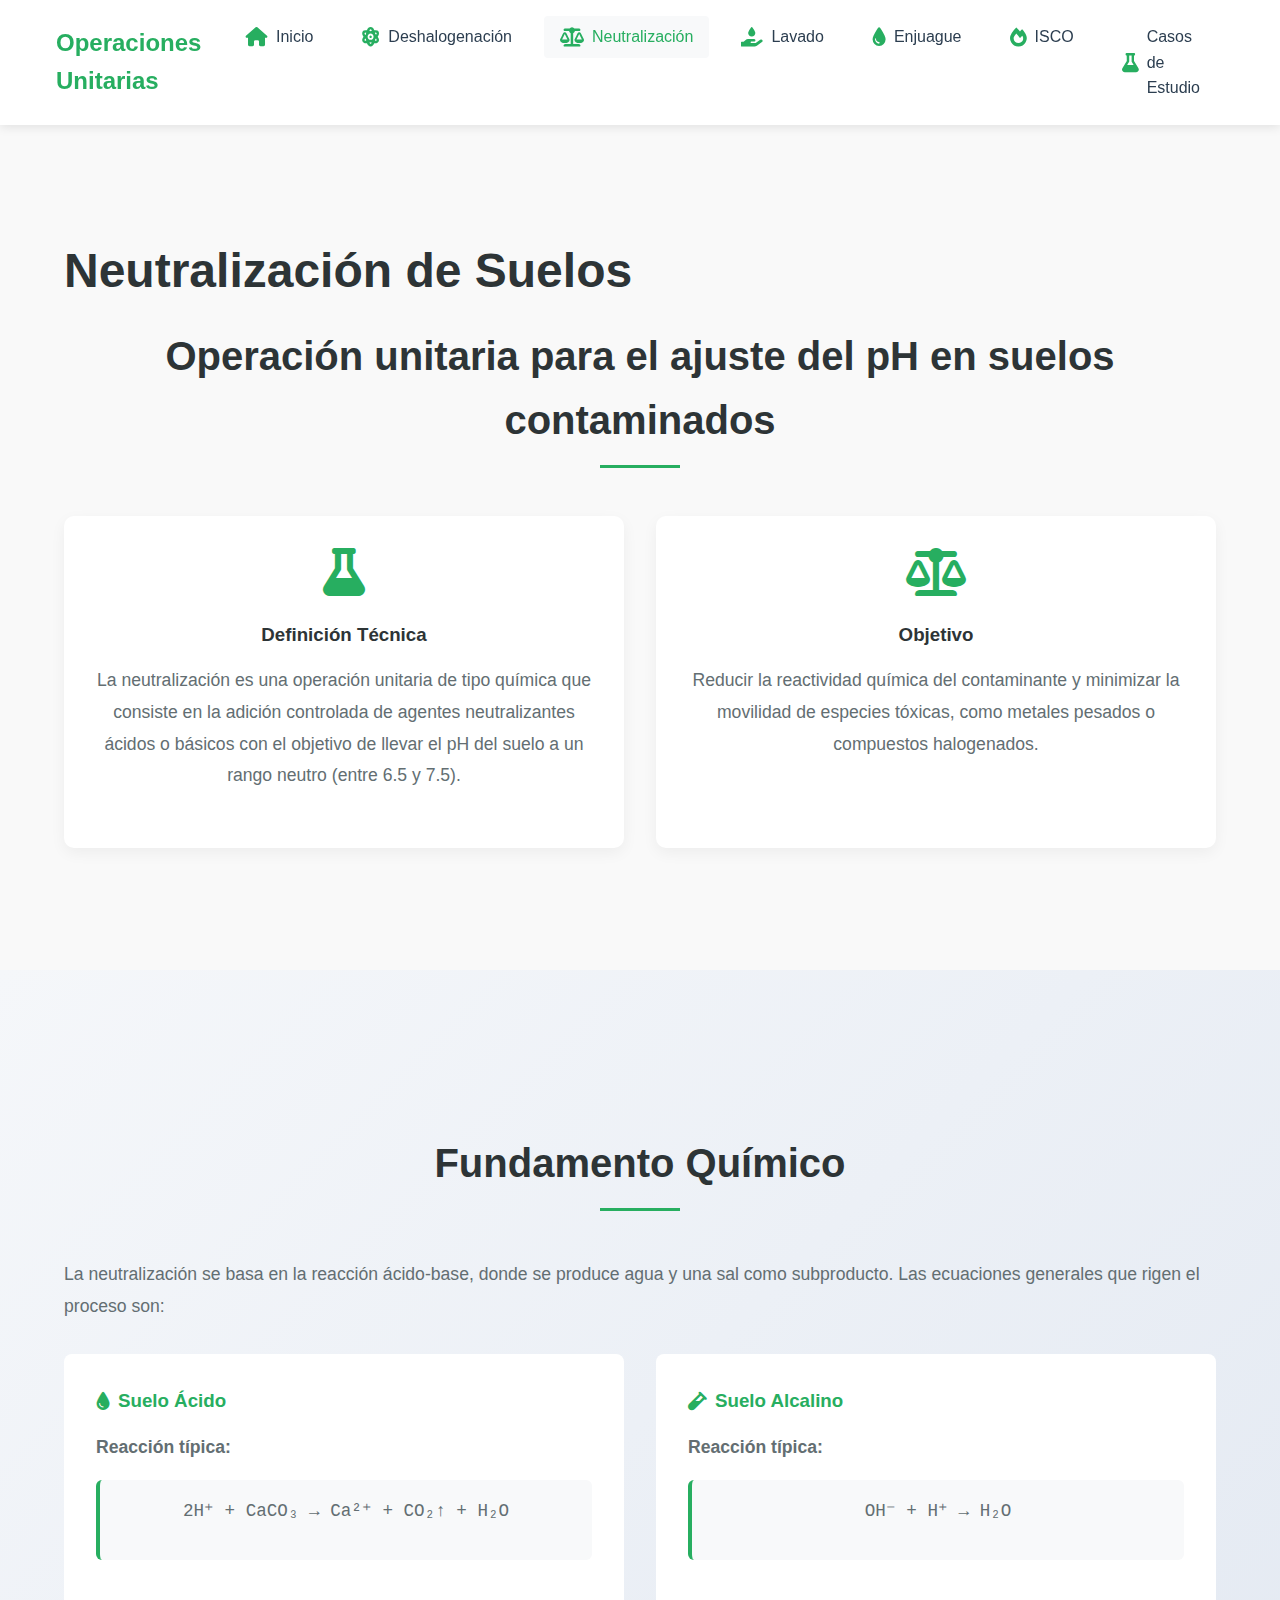
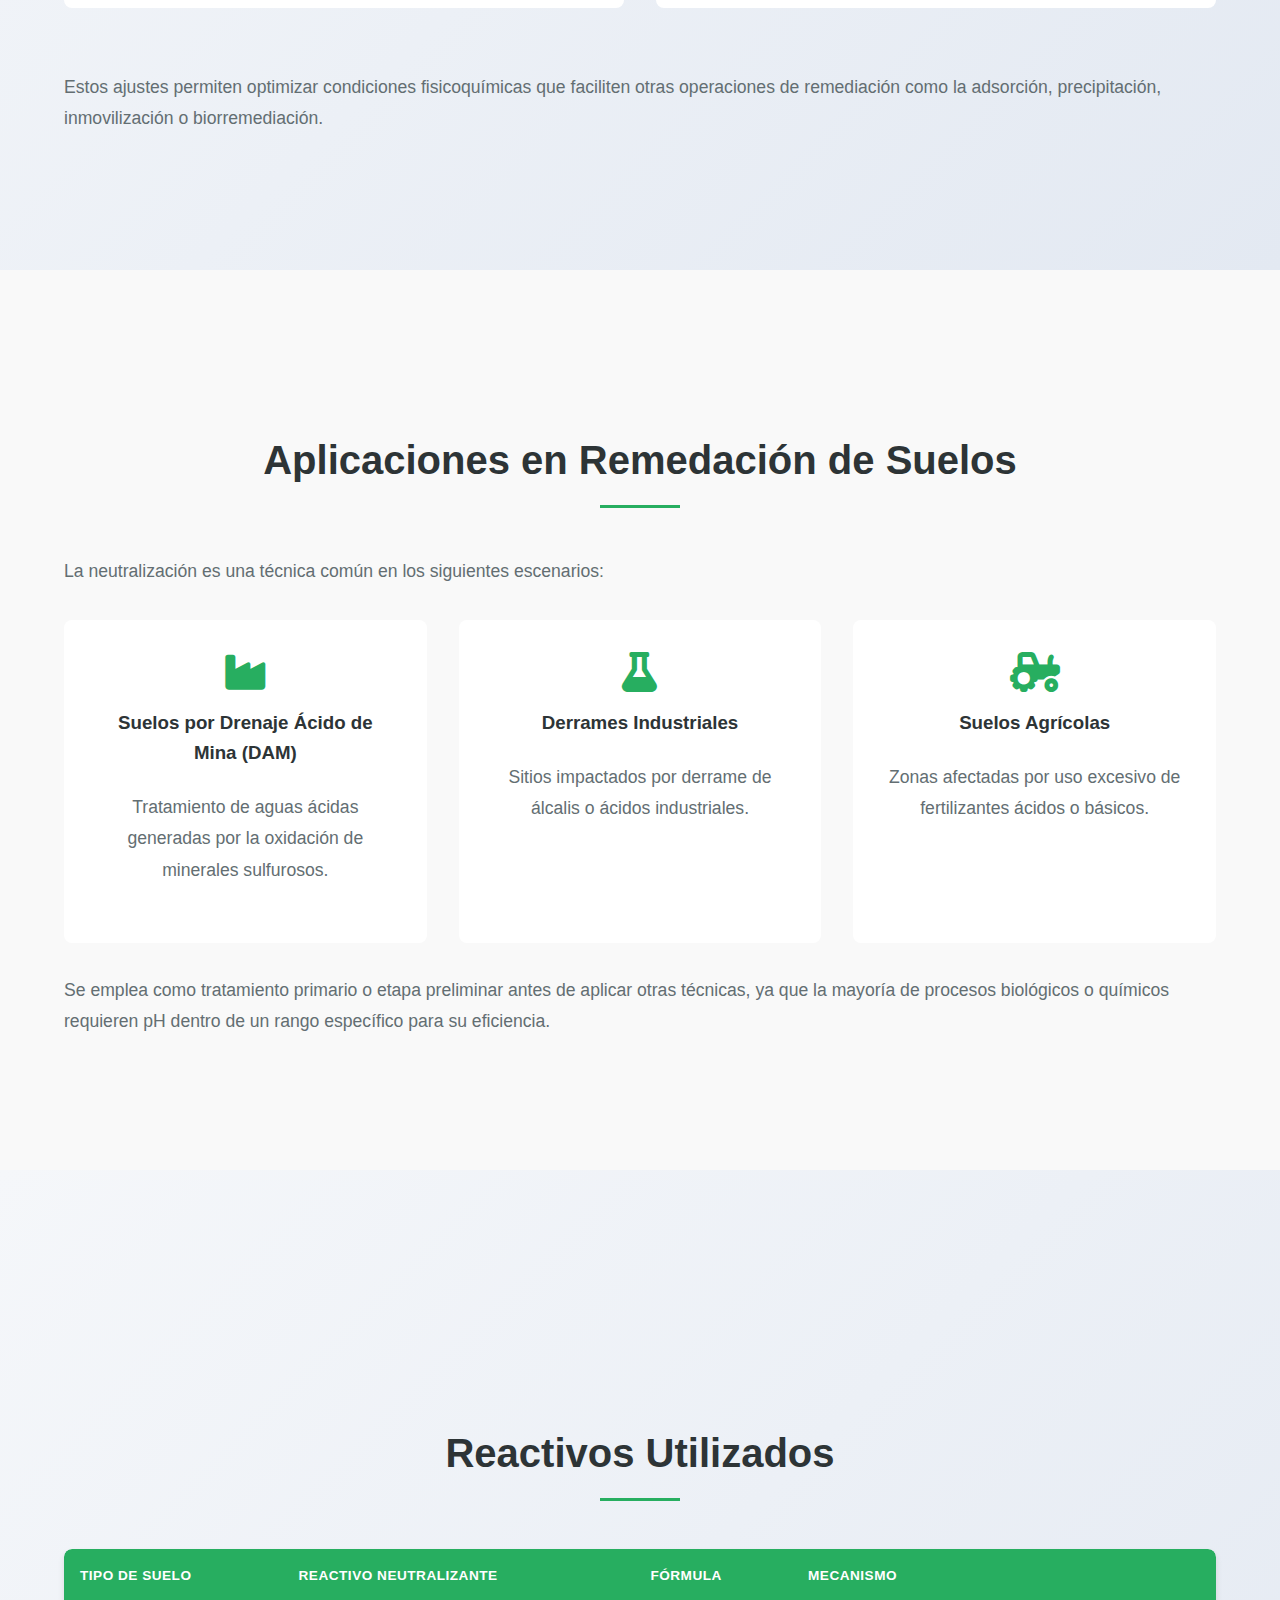
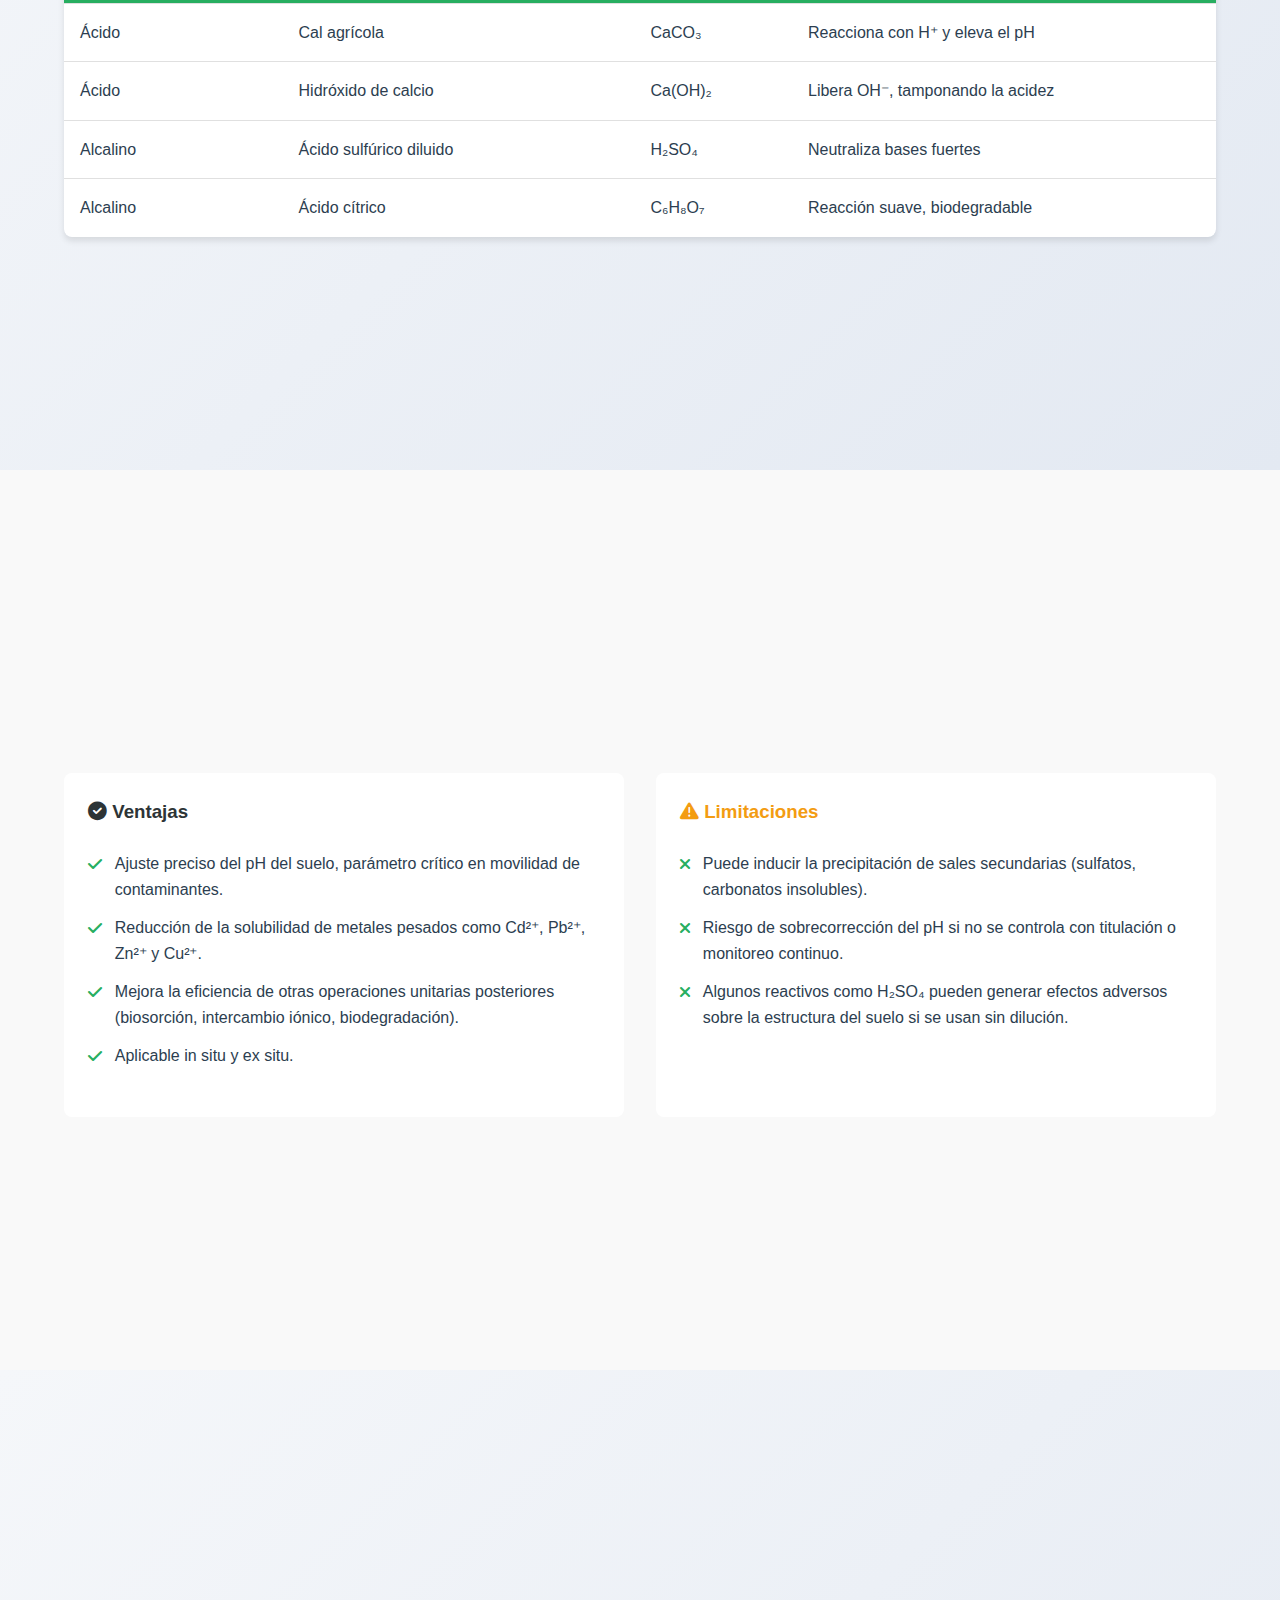
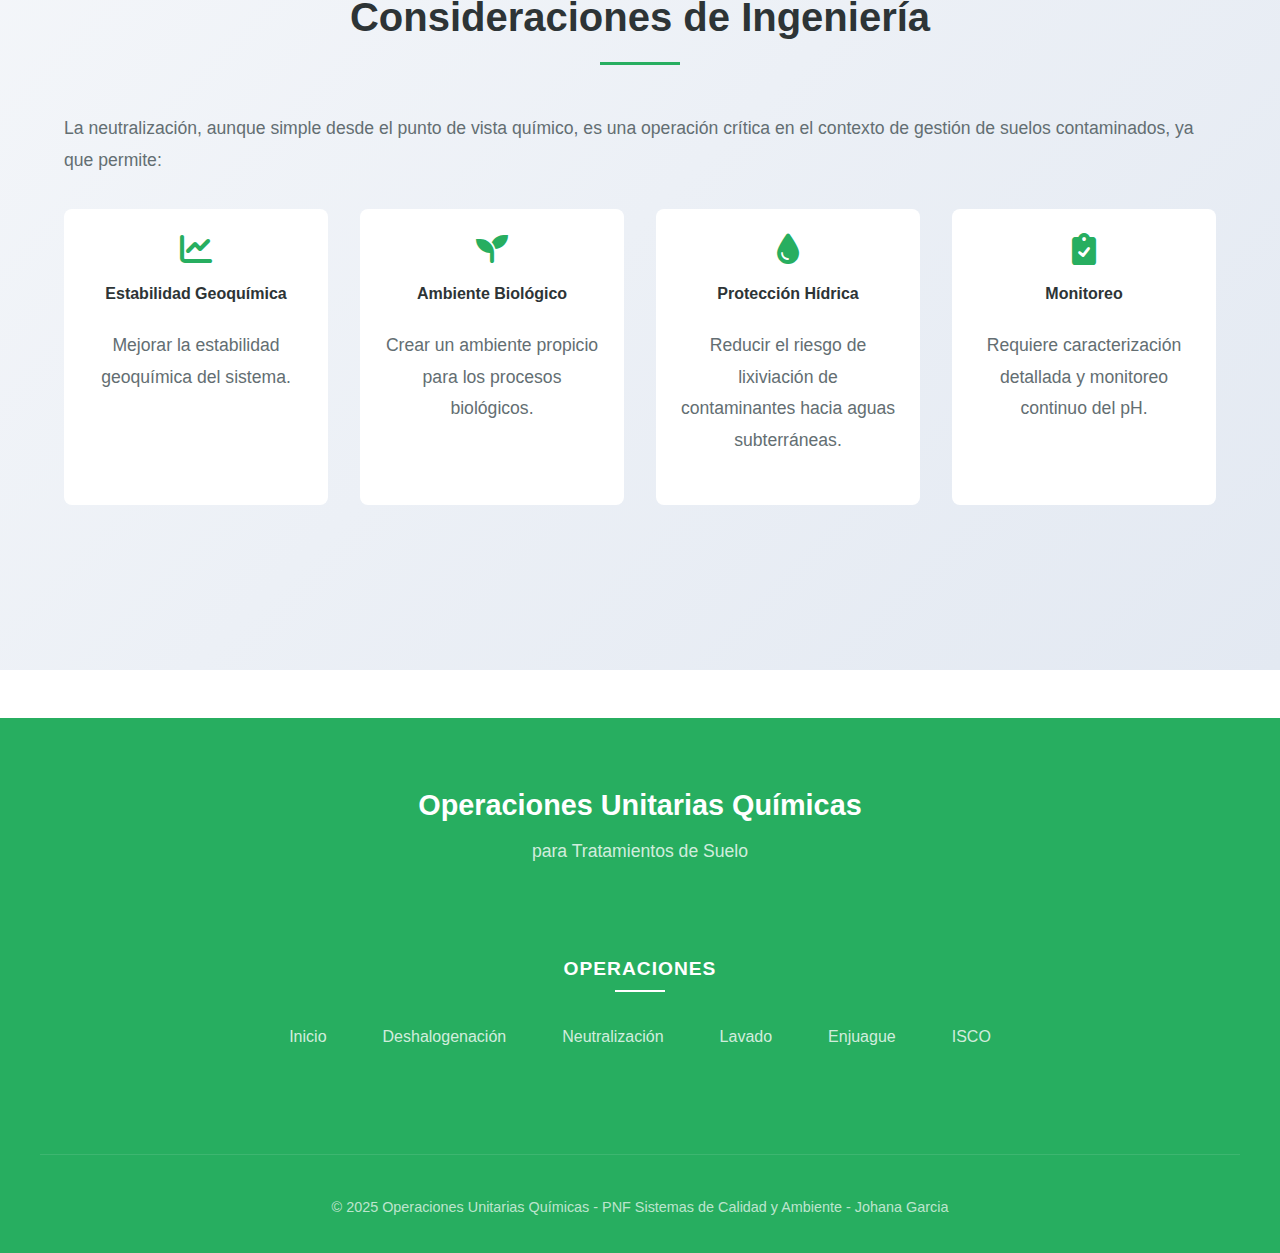
<file: neutralizacion.html>
<!DOCTYPE html>
<html lang="es">
<head>
    <meta charset="UTF-8">
    <meta name="viewport" content="width=device-width, initial-scale=1.0">
    <title>Neutralización de Suelos</title>
    <link rel="stylesheet" href="styles.css">
    <link rel="stylesheet" href="nav.css">
    <link rel="stylesheet" href="https://cdnjs.cloudflare.com/ajax/libs/font-awesome/6.0.0-beta3/css/all.min.css">
    <link rel="icon" type="image/x-icon" href="https://cdn-icons-png.flaticon.com/512/3140/3140407.png">
</head>
<body>
    <!-- Header y Navegación -->
    <header class="header">
        <nav class="navbar">
            <div class="nav-brand">
                <a href="index.html">Operaciones Unitarias</a>
            </div>
            
            <button class="nav-toggle">
                <i class="fas fa-bars"></i>
            </button>

            <div class="nav-overlay"></div>
            
            <div class="nav-menu">
                <ul class="nav-list">
                    <li class="nav-item">
                        <a href="index.html" class="nav-link">
                            <i class="fas fa-home"></i>
                            <span>Inicio</span>
                        </a>
                    </li>
                    <li class="nav-item">
                        <a href="deshalogenacion.html" class="nav-link">
                            <i class="fas fa-atom"></i>
                            <span>Deshalogenación</span>
                        </a>
                    </li>
                    <li class="nav-item">
                        <a href="neutralizacion.html" class="nav-link active">
                            <i class="fas fa-balance-scale"></i>
                            <span>Neutralización</span>
                        </a>
                    </li>
                    <li class="nav-item">
                        <a href="lavado.html" class="nav-link">
                            <i class="fas fa-hand-holding-water"></i>
                            <span>Lavado</span>
                        </a>
                    </li>
                    <li class="nav-item">
                        <a href="enjuague.html" class="nav-link">
                            <i class="fas fa-tint"></i>
                            <span>Enjuague</span>
                        </a>
                    </li>
                    <li class="nav-item">
                        <a href="isoco.html" class="nav-link">
                            <i class="fas fa-fire"></i>
                            <span>ISCO</span>
                        </a>
                    </li>
                    <li class="nav-item">
                        <a href="casos-estudio.html" class="nav-link">
                            <i class="fas fa-flask"></i>
                            <span>Casos de Estudio</span>
                        </a>
                    </li>
                </ul>
            </div>
        </nav>
    </header>

    <!-- Sección de Introducción -->
    <section id="introduccion" class="section">
        <div class="content">
            <h1>Neutralización de Suelos</h1>
            <h2>Operación unitaria para el ajuste del pH en suelos contaminados</h2>
            
            <div class="info-grid">
                <div class="info-card">
                    <i class="fas fa-flask"></i>
                    <h3>Definición Técnica</h3>
                    <p>La neutralización es una operación unitaria de tipo química que consiste en la adición controlada de agentes neutralizantes ácidos o básicos con el objetivo de llevar el pH del suelo a un rango neutro (entre 6.5 y 7.5).</p>
                </div>
                
                <div class="info-card">
                    <i class="fas fa-balance-scale"></i>
                    <h3>Objetivo</h3>
                    <p>Reducir la reactividad química del contaminante y minimizar la movilidad de especies tóxicas, como metales pesados o compuestos halogenados.</p>
                </div>
            </div>
        </div>
    </section>

    <!-- Fundamento Químico -->
    <section id="fundamento" class="section highlight-section">
        <div class="content">
            <h2>Fundamento Químico</h2>
            <p>La neutralización se basa en la reacción ácido-base, donde se produce agua y una sal como subproducto. Las ecuaciones generales que rigen el proceso son:</p>
            
            <div class="info-cards">
                <div class="technique">
                    <h3><i class="fas fa-tint"></i> Suelo Ácido</h3>
                    <p><strong>Reacción típica:</strong></p>
                    <div class="formula">
                        <p>2H⁺ + CaCO₃ → Ca²⁺ + CO₂↑ + H₂O</p>
                    </div>
                </div>
                
                <div class="technique">
                    <h3><i class="fas fa-vial"></i> Suelo Alcalino</h3>
                    <p><strong>Reacción típica:</strong></p>
                    <div class="formula">
                        <p>OH⁻ + H⁺ → H₂O</p>
                    </div>
                </div>
            </div>
            
            <p class="highlight">Estos ajustes permiten optimizar condiciones fisicoquímicas que faciliten otras operaciones de remediación como la adsorción, precipitación, inmovilización o biorremediación.</p>
        </div>
    </section>

    <!-- Aplicaciones -->
    <section id="aplicaciones" class="section">
        <div class="content">
            <h2>Aplicaciones en Remedación de Suelos</h2>
            <p>La neutralización es una técnica común en los siguientes escenarios:</p>
            
            <div class="applications">
                <div class="application">
                    <i class="fas fa-industry"></i>
                    <h3>Suelos por Drenaje Ácido de Mina (DAM)</h3>
                    <p>Tratamiento de aguas ácidas generadas por la oxidación de minerales sulfurosos.</p>
                </div>
                
                <div class="application">
                    <i class="fas fa-flask"></i>
                    <h3>Derrames Industriales</h3>
                    <p>Sitios impactados por derrame de álcalis o ácidos industriales.</p>
                </div>
                
                <div class="application">
                    <i class="fas fa-tractor"></i>
                    <h3>Suelos Agrícolas</h3>
                    <p>Zonas afectadas por uso excesivo de fertilizantes ácidos o básicos.</p>
                </div>
            </div>
            
            <p class="highlight">Se emplea como tratamiento primario o etapa preliminar antes de aplicar otras técnicas, ya que la mayoría de procesos biológicos o químicos requieren pH dentro de un rango específico para su eficiencia.</p>
        </div>
    </section>

    <!-- Reactivos -->
    <section id="reactivos" class="section highlight-section">
        <div class="content">
            <h2>Reactivos Utilizados</h2>
            
            <div class="table-responsive">
                <table class="data-table">
                    <thead>
                        <tr>
                            <th>Tipo de suelo</th>
                            <th>Reactivo neutralizante</th>
                            <th>Fórmula</th>
                            <th>Mecanismo</th>
                        </tr>
                    </thead>
                    <tbody>
                        <tr>
                            <td>Ácido</td>
                            <td>Cal agrícola</td>
                            <td>CaCO₃</td>
                            <td>Reacciona con H⁺ y eleva el pH</td>
                        </tr>
                        <tr>
                            <td>Ácido</td>
                            <td>Hidróxido de calcio</td>
                            <td>Ca(OH)₂</td>
                            <td>Libera OH⁻, tamponando la acidez</td>
                        </tr>
                        <tr>
                            <td>Alcalino</td>
                            <td>Ácido sulfúrico diluido</td>
                            <td>H₂SO₄</td>
                            <td>Neutraliza bases fuertes</td>
                        </tr>
                        <tr>
                            <td>Alcalino</td>
                            <td>Ácido cítrico</td>
                            <td>C₆H₈O₇</td>
                            <td>Reacción suave, biodegradable</td>
                        </tr>
                    </tbody>
                </table>
            </div>
        </div>
    </section>

    <!-- Ventajas y Limitaciones -->
    <section id="ventajas" class="section">
        <div class="content">
            <div class="comparison">
                <div class="pros">
                    <h3><i class="fas fa-check-circle"></i> Ventajas</h3>
                    <ul class="feature-list">
                        <li><i class="fas fa-check"></i> Ajuste preciso del pH del suelo, parámetro crítico en movilidad de contaminantes.</li>
                        <li><i class="fas fa-check"></i> Reducción de la solubilidad de metales pesados como Cd²⁺, Pb²⁺, Zn²⁺ y Cu²⁺.</li>
                        <li><i class="fas fa-check"></i> Mejora la eficiencia de otras operaciones unitarias posteriores (biosorción, intercambio iónico, biodegradación).</li>
                        <li><i class="fas fa-check"></i> Aplicable in situ y ex situ.</li>
                    </ul>
                </div>
                
                <div class="cons">
                    <h3><i class="fas fa-exclamation-triangle"></i> Limitaciones</h3>
                    <ul class="feature-list">
                        <li><i class="fas fa-times"></i> Puede inducir la precipitación de sales secundarias (sulfatos, carbonatos insolubles).</li>
                        <li><i class="fas fa-times"></i> Riesgo de sobrecorrección del pH si no se controla con titulación o monitoreo continuo.</li>
                        <li><i class="fas fa-times"></i> Algunos reactivos como H₂SO₄ pueden generar efectos adversos sobre la estructura del suelo si se usan sin dilución.</li>
                    </ul>
                </div>
            </div>
        </div>
    </section>

    <!-- Consideraciones de Ingeniería -->
    <section id="ingenieria" class="section highlight-section">
        <div class="content">
            <h2>Consideraciones de Ingeniería</h2>
            <p>La neutralización, aunque simple desde el punto de vista químico, es una operación crítica en el contexto de gestión de suelos contaminados, ya que permite:</p>
            
            <div class="engineering-considerations">
                <div class="consideration">
                    <i class="fas fa-chart-line"></i>
                    <h4>Estabilidad Geoquímica</h4>
                    <p>Mejorar la estabilidad geoquímica del sistema.</p>
                </div>
                
                <div class="consideration">
                    <i class="fas fa-seedling"></i>
                    <h4>Ambiente Biológico</h4>
                    <p>Crear un ambiente propicio para los procesos biológicos.</p>
                </div>
                
                <div class="consideration">
                    <i class="fas fa-tint"></i>
                    <h4>Protección Hídrica</h4>
                    <p>Reducir el riesgo de lixiviación de contaminantes hacia aguas subterráneas.</p>
                </div>
                
                <div class="consideration">
                    <i class="fas fa-clipboard-check"></i>
                    <h4>Monitoreo</h4>
                    <p>Requiere caracterización detallada y monitoreo continuo del pH.</p>
                </div>
            </div>
        </div>
    </section>

 <!-- Pie de Página -->
 <footer>
    <div class="content">
        <div class="footer-content">
            <div class="footer-logo">
                <h3>Operaciones Unitarias Químicas</h3>
                <p>para Tratamientos de Suelo</p>
            </div>
            <div class="footer-links">
                <div class="footer-column">
                    <h4>Operaciones</h4>
                    <ul>
                        <li><a href="index.html">Inicio</a></li>
                        <li><a href="deshalogenacion.html">Deshalogenación</a></li>
                        <li><a href="neutralizacion.html">Neutralización</a></li>
                        <li><a href="lavado.html">Lavado</a></li>
                        <li><a href="enjuague.html">Enjuague</a></li>
                        <li><a href="isoco.html">ISCO</a></li>
                    </ul>
                </div>
            </div>
        </div>
        <div class="footer-bottom">
            <p>&copy; 2025 Operaciones Unitarias Químicas - PNF Sistemas de Calidad y Ambiente - Johana Garcia </p>
        </div>
    </div>
</footer>

<script src="script.js"></script>
</body>
</html>
</file>
<file: styles.css>
/* Estilos para la página de Casos de Estudio */
.video-container {
    margin: 3rem 0;
    background: white;
    border-radius: 8px;
    overflow: hidden;
    box-shadow: 0 4px 15px rgba(0, 0, 0, 0.1);
}

.video-wrapper {
    position: relative;
    padding-bottom: 56.25%; /* Relación de aspecto 16:9 */
    height: 0;
    overflow: hidden;
}

.video-wrapper iframe {
    position: absolute;
    top: 0;
    left: 0;
    width: 100%;
    height: 100%;
    border: none;
}

.video-description {
    padding: 2rem;
}

.video-description h2 {
    color: var(--primary-color);
    margin-top: 0;
}

.video-description p {
    color: var(--text-light);
    line-height: 1.6;
}

/* Estilos del menú de navegación */
#navbar {
    position: fixed;
    top: 0;
    left: 0;
    width: 100%;
    background-color: #2c3e50;
    box-shadow: 0 2px 10px rgba(0, 0, 0, 0.1);
    z-index: 1000;
    transition: all 0.3s ease;
}

.nav-container {
    max-width: 1200px;
    margin: 0 auto;
    padding: 0 20px;
    display: flex;
    justify-content: space-between;
    align-items: center;
    height: 70px;
}

.logo {
    color: white;
    font-size: 1.5rem;
    font-weight: 700;
    text-decoration: none;
}

.nav-links {
    display: flex;
    list-style: none;
    margin: 0;
    padding: 0;
}

.nav-links li {
    margin-left: 30px;
}

.nav-links a {
    color: white;
    text-decoration: none;
    font-weight: 500;
    transition: color 0.3s ease;
    position: relative;
    padding: 5px 0;
}

.nav-links a:hover,
.nav-links a.active {
    color: #4ecdc4;
}

.nav-links a::after {
    content: '';
    position: absolute;
    bottom: 0;
    left: 0;
    width: 0;
    height: 2px;
    background-color: #4ecdc4;
    transition: width 0.3s ease;
}

.nav-links a:hover::after,
.nav-links a.active::after {
    width: 100%;
}

/* Botón del menú móvil */
.menu-toggle {
    display: none;
    background: none;
    border: none;
    cursor: pointer;
    padding: 10px;
    z-index: 1001;
}

.menu-icon {
    display: flex;
    flex-direction: column;
    justify-content: space-between;
    width: 30px;
    height: 20px;
}

.bar {
    width: 100%;
    height: 3px;
    background-color: white;
    transition: all 0.3s ease;
}

/* Estilos para móviles */
@media (max-width: 992px) {
    .menu-toggle {
        display: block;
    }

    .nav-links {
        position: fixed;
        top: 70px;
        left: -100%;
        width: 80%;
        height: calc(100vh - 70px);
        background-color: #2c3e50;
        flex-direction: column;
        align-items: center;
        justify-content: flex-start;
        padding: 40px 0;
        transition: all 0.5s ease;
        box-shadow: 2px 0 10px rgba(0, 0, 0, 0.1);
        z-index: 999;
    }

    .nav-links.active {
        left: 0;
    }

    .nav-links li {
        margin: 15px 0;
    }

    .nav-links a {
        font-size: 1.2rem;
        padding: 10px 20px;
    }

    .nav-links a::after {
        display: none;
    }
}

/* Ajustes adicionales para pantallas más pequeñas */
@media (max-width: 576px) {
    .logo {
        font-size: 1.2rem;
    }

    .nav-links a {
        font-size: 1.1rem;
        padding: 12px 15px;
    }
}

/* Contenido principal */
main {
    margin-top: 70px; /* Igual a la altura del navbar */
    padding-top: 1rem; /* Espacio adicional */
    min-height: calc(100vh - 70px);
}

/* Estilos para la cuadrícula de técnicas */
.techniques-grid {
    display: grid;
    grid-template-columns: repeat(auto-fill, minmax(280px, 1fr));
    gap: 2rem;
    margin: 3rem 0;
}

.technique-card {
    background: white;
    border-radius: 8px;
    padding: 2rem;
    box-shadow: 0 4px 15px rgba(0, 0, 0, 0.1);
    transition: transform 0.3s ease, box-shadow 0.3s ease;
    display: flex;
    flex-direction: column;
}

.technique-card:hover {
    transform: translateY(-5px);
    box-shadow: 0 10px 25px rgba(0, 0, 0, 0.15);
}

.technique-card h3 {
    color: var(--primary-color);
    margin-top: 0;
    margin-bottom: 1rem;
    font-size: 1.4rem;
    display: flex;
    align-items: center;
    gap: 0.75rem;
}

.technique-card h3 i {
    font-size: 1.5rem;
    color: var(--primary-color);
}

.technique-card p {
    color: var(--text-light);
    margin-bottom: 1.5rem;
    flex-grow: 1;
}

.technique-card .btn {
    align-self: flex-start;
    margin-top: auto;
    padding: 0.5rem 1.5rem;
    font-size: 0.95rem;
}

/* Estilos para la sección hero */
.hero {
    background: linear-gradient(rgba(0, 0, 0, 0.7), rgba(0, 0, 0, 0.7)), url('https://images.unsplash.com/photo-1581092918056-0c4c3acd3789?ixlib=rb-1.2.1&auto=format&fit=crop&w=1950&q=80');
    background-size: cover;
    background-position: center;
    color: white;
    text-align: center;
    padding: 10rem 2rem;
    margin-top: 70px;
}

.hero-content {
    max-width: 800px;
    margin: 0 auto;
}

.hero h1 {
    font-size: 3.5rem;
    margin-bottom: 1rem;
    color: var(--primary-color);
}

.hero h1 i {
    color: #27ae60;
    margin-right: 0.5rem;
    animation: float 3s ease-in-out infinite;
}

@keyframes float {
    0% {
        transform: translateY(0px);
    }
    50% {
        transform: translateY(-10px);
    }
    100% {
        transform: translateY(0px);
    }
}

.hero p {
    font-size: 1.2rem;
    margin-bottom: 2rem;
    opacity: 0.9;
}

.btn {
    display: inline-block;
    padding: 0.8rem 1.8rem;
    background-color: var(--primary-color);
    color: white;
    text-decoration: none;
    border-radius: var(--border-radius);
    transition: var(--transition);
    font-weight: 600;
    text-align: center;
    border: none;
    cursor: pointer;
    box-shadow: var(--shadow);
    text-transform: uppercase;
    letter-spacing: 0.5px;
    font-size: 0.95rem;
}

.btn:hover {
    background-color: var(--primary-dark);
    transform: translateY(-2px);
    box-shadow: 0 6px 12px rgba(0, 0, 0, 0.15);
}

.btn:focus {
    outline: none;
    box-shadow: 0 0 0 3px rgba(39, 174, 96, 0.3);
}

/* Estilos para la cuadrícula de servicios */
.services-grid {
    display: grid;
    grid-template-columns: repeat(auto-fit, minmax(280px, 1fr));
    gap: 2rem;
    margin-top: 3rem;
}

.service-card {
    background: white;
    border-radius: 8px;
    overflow: hidden;
    box-shadow: 0 4px 15px rgba(0, 0, 0, 0.1);
    transition: transform 0.3s ease, box-shadow 0.3s ease;
    display: block;
    text-decoration: none;
    color: var(--text-color);
    padding: 2rem;
    position: relative;
}

.service-card:hover {
    transform: translateY(-10px);
    box-shadow: 0 10px 25px rgba(0, 0, 0, 0.15);
}

.service-card i {
    font-size: 2.5rem;
    color: var(--primary-color);
    margin-bottom: 1.5rem;
    display: inline-block;
}

.service-card h3 {
    font-size: 1.4rem;
    margin-bottom: 1rem;
    color: var(--dark-color);
}

.service-card p {
    color: var(--text-light);
    margin-bottom: 2rem;
    line-height: 1.6;
}

.learn-more {
    color: var(--primary-color);
    font-weight: 600;
    display: flex;
    align-items: center;
    transition: all 0.3s ease;
}

.service-card:hover .learn-more {
    transform: translateX(5px);
}

.learn-more i {
    font-size: 0.9rem;
    margin-left: 0.5rem;
    transition: all 0.3s ease;
}

.section-subtitle {
    font-size: 1.1rem;
    color: var(--text-light);
    max-width: 700px;
    margin: 0.5rem auto 2rem;
    text-align: center;
}

/* Estilos generales */
:root {
    /* Colores principales */
    --primary-color: #27ae60;    /* Verde principal */
    --primary-dark: #219653;     /* Verde oscuro para hover/active */
    --primary-light: #6fcf97;    /* Verde claro para efectos */
    --secondary-color: #2d3436;  /* Gris oscuro para texto y fondos */
    --accent-color: #f39c12;     /* Naranja para acentos */
    
    /* Colores de fondo */
    --light-color: #f8f9fa;     /* Fondo claro */
    --dark-color: #2d3436;      /* Fondo oscuro */
    --background-light: #f1f7f3; /* Fondo verde muy claro */
    
    /* Colores de texto */
    --text-color: #2d3436;      /* Texto principal */
    --text-light: #636e72;      /* Texto secundario */
    
    /* Colores de estado */
    --success-color: #27ae60;   /* Verde de éxito */
    --warning-color: #f39c12;   /* Naranja de advertencia */
    --danger-color: #e74c3c;    /* Rojo de error */
    --info-color: #3498db;      /* Azul de información */
    
    /* Otros */
    --border-color: #dfe6e9;    /* Color de bordes */
    --shadow: 0 4px 6px rgba(0, 0, 0, 0.1); /* Sombra suave */
    --transition: all 0.3s ease; /* Transición suave */
    --border-radius: 8px;       /* Radio de borde estándar */
    --header-height: 80px;      /* Altura del encabezado */
    --max-width: 1200px;        /* Ancho máximo del contenido */
}

* {
    margin: 0;
    padding: 0;
    box-sizing: border-box;
}

html {
    scroll-behavior: smooth;
}

body {
    font-family: 'Segoe UI', Tahoma, Geneva, Verdana, sans-serif;
    line-height: 1.6;
    color: var(--text-color);
    background-color: #fff;
    margin: 0;
    padding: 0;
    padding-top: 70px; /* Espacio para el menú fijo */
}

a {
    text-decoration: none;
    color: inherit;
}

ul {
    list-style: none;
}

/* Navegación */
#navbar {
    position: fixed;
    top: 0;
    left: 0;
    width: 100%;
    background-color: var(--primary-color);
    box-shadow: 0 2px 10px rgba(0, 0, 0, 0.1);
    z-index: 1000;
    padding: 0.5rem 5%;
    transition: var(--transition);
}

#navbar.scrolled {
    padding: 0.8rem 5%;
    background-color: var(--primary-color);
}

.nav-container {
    max-width: var(--max-width);
    margin: 0 auto;
    display: flex;
    flex-wrap: wrap;
    justify-content: space-between;
    align-items: center;
    padding: 0.5rem 0;
}

.logo {
    font-size: 1.5rem;
    font-weight: 700;
    color: white;
    text-decoration: none;
    z-index: 1001;
}

.nav-links {
    display: flex;
    list-style: none;
    gap: 2rem;
    transition: all 0.5s ease-in-out;
}

.nav-links li a {
    color: white;
    text-decoration: none;
    font-weight: 500;
    transition: var(--transition);
    padding: 0.5rem 0;
    position: relative;
    font-size: 1rem;
}

.nav-links li a::after {
    content: '';
    position: absolute;
    width: 0;
    height: 2px;
    bottom: 0;
    left: 0;
    background-color: white;
    transition: var(--transition);
}

.nav-links li a:hover::after,
.nav-links li a.active::after {
    width: 100%;
}

/* Estilos generales de la barra de navegación */
#navbar {
    position: fixed;
    top: 0;
    left: 0;
    width: 100%;
    background-color: var(--primary-color);
    box-shadow: 0 2px 10px rgba(0, 0, 0, 0.1);
    z-index: 1000;
    padding: 0;
}

.nav-container {
    max-width: 1400px;
    margin: 0 auto;
    padding: 1rem 5%;
    display: flex;
    justify-content: space-between;
    align-items: center;
    position: relative;
}

.logo {
    font-size: 1.5rem;
    font-weight: 700;
    color: white;
    text-decoration: none;
    z-index: 1001;
}

/* Estilos del botón del menú móvil */
.menu-btn {
    display: none; /* Oculto por defecto */
    position: relative;
    width: 48px;
    height: 48px;
    background: transparent;
    border: none;
    border-radius: 50%;
    cursor: pointer;
    z-index: 1002;
    padding: 12px 10px;
    transition: all 0.3s ease;
    outline: none;
}

/* Efecto hover para el botón */
.menu-btn:hover {
    background: rgba(255, 255, 255, 0.1);
}

/* Contenedor del botón */
.menu-btn__box {
    display: inline-block;
    position: relative;
    width: 28px;
    height: 24px;
}

/* Línea central del botón */
.menu-btn__inner,
.menu-btn__inner::before,
.menu-btn__inner::after {
    position: absolute;
    width: 28px;
    height: 2px;
    background-color: white;
    border-radius: 2px;
    transition: all 0.3s cubic-bezier(0.4, 0, 0.2, 1);
}

/* Posicionamiento de las líneas */
.menu-btn__inner {
    top: 50%;
    left: 0;
    transform: translateY(-50%);
}

.menu-btn__inner::before,
.menu-btn__inner::after {
    content: '';
    left: 0;
}

.menu-btn__inner::before {
    top: -8px;
}

.menu-btn__inner::after {
    bottom: -8px;
}

/* Texto oculto solo para lectores de pantalla */
.sr-only {
    position: absolute;
    width: 1px;
    height: 1px;
    padding: 0;
    margin: -1px;
    overflow: hidden;
    clip: rect(0, 0, 0, 0);
    white-space: nowrap;
    border: 0;
}

/* Estilos del menú de navegación */
#navbar {
    background-color: var(--primary-color);
    position: fixed;
    top: 0;
    left: 0;
    width: 100%;
    z-index: 1000;
    box-shadow: 0 2px 10px rgba(0, 0, 0, 0.1);
    transition: all 0.3s ease;
}

.nav-container {
    max-width: 1400px;
    margin: 0 auto;
    padding: 0 20px;
    display: flex;
    justify-content: space-between;
    align-items: center;
    min-height: 80px;
    flex-wrap: wrap;
}

.logo {
    color: white;
    font-size: 1.8rem;
    font-weight: 700;
    text-decoration: none;
    letter-spacing: 1px;
    transition: transform 0.3s ease;
    padding: 10px 0;
}

.logo:hover {
    transform: scale(1.05);
}

.nav-links {
    display: flex;
    list-style: none;
    margin: 0;
    padding: 0;
    transition: all 0.3s ease;
    flex-wrap: wrap;
    justify-content: flex-end;
}

.nav-links li {
    margin: 5px 0 5px 15px;
}

.nav-links a {
    color: white;
    text-decoration: none;
    font-size: 1rem;
    font-weight: 500;
    padding: 8px 12px;
    border-radius: 4px;
    transition: all 0.3s ease;
    display: block;
    white-space: nowrap;
}

.nav-links a::before {
    content: '';
    position: absolute;
    bottom: 0;
    left: 50%;
    transform: translateX(-50%);
    width: 0;
    height: 2px;
    background-color: white;
    transition: width 0.3s ease;
}

.nav-links a:hover::before,
.nav-links a.active::before {
    width: 70%;
}

.nav-links a:hover,
.nav-links a.active {
    background-color: rgba(255, 255, 255, 0.1);
}

/* Estilos responsivos */
@media (max-width: 992px) {
    .nav-container {
        padding: 10px 15px;
        flex-direction: column;
        align-items: flex-start;
    }
    
    .nav-links {
        width: 100%;
        justify-content: flex-start;
        margin-top: 10px;
        display: none; /* Ocultar por defecto en móviles */
    }
    
    .nav-links.active {
        display: flex; /* Mostrar cuando tenga la clase active */
        flex-direction: column;
    }
    
    .nav-links li {
        margin: 5px 0;
        width: 100%;
    }
    
    .nav-links a {
        padding: 10px 15px;
        display: block;
        width: 100%;
        box-sizing: border-box;
    }
}

/* Estilos para pantallas pequeñas */
@media (max-width: 576px) {
    .logo {
        font-size: 1.5rem;
    }
    
    .nav-links a {
        font-size: 0.95rem;
        padding: 8px 10px;
    }
    
    .nav-links a:hover,
    .nav-links a.active {
        background-color: rgba(255, 255, 255, 0.2);
        transform: translateY(-2px);
        box-shadow: 0 4px 8px rgba(0, 0, 0, 0.1);
    }
}

/* Estilos para el contenedor de navegación */
.nav-links-container {
    display: flex;
    justify-content: flex-end;
    align-items: center;
    width: 100%;
    transition: all 0.3s ease;
}

.nav-links {
    display: flex;
    list-style: none;
    padding: 0;
    margin: 0;
    width: 100%;
}

.nav-links li {
    margin: 0 10px;
}

.nav-links a {
    color: white;
    text-decoration: none;
    padding: 10px 15px;
    border-radius: 4px;
    transition: all 0.3s ease;
}

.nav-links a:hover,
.nav-links a.active {
    background-color: rgba(255, 255, 255, 0.2);
}

/* Estilos para pantallas pequeñas */
/* Mobile Menu Button */
.mobile-menu-btn {
    display: none;
    flex-direction: column;
    justify-content: space-around;
    width: 30px;
    height: 25px;
    background: transparent;
    border: none;
    cursor: pointer;
    padding: 0;
    z-index: 1000;
}

.mobile-menu-btn .bar {
    width: 30px;
    height: 3px;
    background-color: white;
    border-radius: 2px;
    transition: all 0.3s ease;
}

.mobile-menu-btn.active .bar:nth-child(1) {
    transform: translateY(8px) rotate(45deg);
}

.mobile-menu-btn.active .bar:nth-child(2) {
    opacity: 0;
}

.mobile-menu-btn.active .bar:nth-child(3) {
    transform: translateY(-8px) rotate(-45deg);
}

@media (max-width: 992px) {
    .mobile-menu-btn {
        display: flex;
    }
    
    .nav-links {
        position: fixed;
        top: 70px;
        left: -100%;
        flex-direction: column;
        background-color: white;
        width: 80%;
        height: calc(100vh - 70px);
        padding: 20px;
        transition: all 0.3s ease-in-out;
        z-index: 999;
        box-shadow: 2px 0 10px rgba(0, 0, 0, 0.1);
        overflow-y: auto;
    }
    
    .nav-links.active {
        left: 0;
    }
    
    .nav-links li {
        width: 100%;
        margin: 5px 0;
    }
    
    .nav-links a {
        display: block;
        width: 100%;
        box-sizing: border-box;
    }
    
    .nav-links a:hover,
    .nav-links a.active {
        opacity: 1;
        transform: translateX(0);
        transition-delay: calc(0.1s * var(--i));
    }
    
    .nav-links li a {
        display: flex;
        align-items: center;
        padding: 14px 20px;
        font-size: 1.1rem;
        color: var(--primary-dark); /* Color de texto oscuro para mejor contraste */
        text-decoration: none;
        transition: all 0.3s ease;
        border-radius: 6px;
        background-color: #f5f5f5; /* Fondo gris claro */
        margin: 6px 0;
        font-weight: 500;
        letter-spacing: 0.5px;
        border: 1px solid #e0e0e0; /* Borde sutil */
    }
    
    .nav-links li a::before {
        content: '';
        display: inline-block;
        width: 8px;
        height: 8px;
        background-color: var(--primary-color);
        border-radius: 50%;
        margin-right: 12px;
        opacity: 0;
        transform: translateX(-15px);
        transition: all 0.4s cubic-bezier(0.4, 0, 0.2, 1);
    }
    
    .nav-links li a:hover,
    .nav-links li a.active {
        background-color: #f0f0f0; /* Fondo ligeramente más oscuro al pasar el ratón */
        transform: translateY(-2px);
        box-shadow: 0 4px 8px rgba(0, 0, 0, 0.1);
    }
    
    .nav-links li a i {
        margin-right: 10px;
        font-size: 1.2em;
    }
    
    .nav-links li a .link-text {
        flex-grow: 1;
    }
    
    .nav-links li a .badge {
        background-color: var(--primary-color);
        color: white;
        padding: 2px 8px;
        border-radius: 10px;
        font-size: 0.7em;
        margin-left: 8px;
    }
    
    .nav-links li a:hover::before,
    .nav-links li a.active::before {
        opacity: 1;
        transform: translateX(0);
    }
    
    /* Asegurar que el contenido no se desplace cuando el menú está abierto */
    body.menu-open {
        overflow: hidden;
        height: 100vh;
    }
    
    /* Overlay cuando el menú está abierto */
    .nav-overlay {
        display: none;
        position: fixed;
        top: 0;
        left: 0;
        width: 100%;
        height: 100%;
        background-color: rgba(0, 0, 0, 0.6);
        backdrop-filter: blur(4px);
        z-index: 999;
        opacity: 0;
        transition: opacity 0.3s ease;
    }
    
    .nav-overlay.active {
        display: block;
        opacity: 1;
    }
}

/* Ajustes adicionales para pantallas pequeñas */
@media (max-width: 480px) {
    .nav-links {
        width: 85%;
    }
    
    .logo {
        font-size: 1.3rem;
    }
}

/* Secciones */
.section {
    min-height: 100vh;
    padding: 100px 5% 50px;
    display: flex;
    align-items: center;
    justify-content: center;
    scroll-margin-top: 80px;
}

.section:nth-child(even) {
    background-color: #f9f9f9;
}

.content {
    max-width: 1200px;
    width: 100%;
    margin: 0 auto;
}

h1, h2, h3, h4, h5, h6 {
    margin-bottom: 1.5rem;
    color: var(--dark-color);
}

h1 {
    font-size: 3rem;
    line-height: 1.2;
}

h2 {
    font-size: 2.5rem;
    text-align: center;
    margin-bottom: 3rem;
    position: relative;
    padding-bottom: 1rem;
}

h2::after {
    content: '';
    position: absolute;
    bottom: 0;
    left: 50%;
    transform: translateX(-50%);
    width: 80px;
    height: 3px;
    background-color: var(--primary-color);
}

p {
    margin-bottom: 1.5rem;
    color: var(--text-light);
    font-size: 1.1rem;
    line-height: 1.8;
}

/* Sección Inicio */
#inicio {
    text-align: center;
    background: linear-gradient(135deg, #f5f7fa 0%, #c3cfe2 100%);
}

.video-container {
    position: relative;
    width: 100%;
    max-width: 900px;
    margin: 2rem auto 3rem;
    border-radius: 10px;
    overflow: hidden;
    box-shadow: 0 10px 30px rgba(0, 0, 0, 0.1);
}

.video-container iframe {
    width: 100%;
    height: 500px;
    border: none;
}

/* Sección Servicios */
.info-grid {
    display: grid;
    grid-template-columns: repeat(auto-fit, minmax(300px, 1fr));
    gap: 2rem;
    margin-top: 3rem;
}

.info-card {
    background: white;
    padding: 2rem;
    border-radius: 10px;
    text-align: center;
    transition: var(--transition);
    box-shadow: 0 5px 15px rgba(0, 0, 0, 0.05);
}

.info-card:hover {
    transform: translateY(-10px);
    box-shadow: 0 15px 30px rgba(0, 0, 0, 0.1);
}

.info-card i {
    font-size: 3rem;
    color: var(--primary-color);
    margin-bottom: 1.5rem;
}

.info-card h3 {
    margin-bottom: 1rem;
    color: var(--dark-color);
}

/* Sección Nosotros */
.about-content {
    display: grid;
    grid-template-columns: 1fr 1fr;
    gap: 4rem;
    align-items: center;
}

.about-text {
    padding-right: 2rem;
}

.features {
    margin-top: 2rem;
}

.features li {
    margin-bottom: 0.8rem;
    display: flex;
    align-items: center;
    gap: 0.8rem;
    color: var(--text-light);
}

.features i {
    color: var(--primary-color);
}

.about-image img {
    width: 100%;
    border-radius: 10px;
    box-shadow: 0 10px 30px rgba(0, 0, 0, 0.1);
}

/* Sección Portafolio */
.portfolio-grid {
    display: grid;
    grid-template-columns: repeat(auto-fill, minmax(300px, 1fr));
    gap: 2rem;
    margin-top: 3rem;
}

.portfolio-item {
    position: relative;
    border-radius: 10px;
    overflow: hidden;
    height: 250px;
    box-shadow: 0 5px 15px rgba(0, 0, 0, 0.1);
}

.portfolio-item img {
    width: 100%;
    height: 100%;
    object-fit: cover;
    transition: var(--transition);
}

.portfolio-overlay {
    position: absolute;
    top: 0;
    left: 0;
    width: 100%;
    height: 100%;
    background: rgba(52, 152, 219, 0.9);
    display: flex;
    flex-direction: column;
    justify-content: center;
    align-items: center;
    color: white;
    opacity: 0;
    transition: var(--transition);
    padding: 2rem;
    text-align: center;
}

.portfolio-item:hover .portfolio-overlay {
    opacity: 1;
}

.portfolio-item:hover img {
    transform: scale(1.1);
}

.portfolio-overlay h3 {
    margin-bottom: 0.5rem;
    font-size: 1.5rem;
}

/* Sección Contacto */
.contact-container {
    display: grid;
    grid-template-columns: 1fr 1fr;
    gap: 4rem;
    margin-top: 3rem;
}

.contact-info {
    padding: 2rem;
    background: white;
    border-radius: 10px;
    box-shadow: 0 5px 15px rgba(0, 0, 0, 0.05);
}

.contact-info h3 {
    margin-bottom: 1.5rem;
    color: var(--dark-color);
}

.contact-info p {
    display: flex;
    align-items: center;
    gap: 1rem;
    margin-bottom: 1.5rem;
}

.contact-info i {
    color: var(--primary-color);
    font-size: 1.2rem;
    width: 20px;
}

.contact-form {
    display: flex;
    flex-direction: column;
    gap: 1.5rem;
}

.contact-form input,
.contact-form textarea {
    width: 100%;
    padding: 1rem;
    border: 1px solid #ddd;
    border-radius: 5px;
    font-family: inherit;
    font-size: 1rem;
    transition: var(--transition);
}

.contact-form textarea {
    height: 150px;
    resize: vertical;
}

.contact-form input:focus,
.contact-form textarea:focus {
    outline: none;
    border-color: var(--primary-color);
    box-shadow: 0 0 0 2px rgba(52, 152, 219, 0.2);
}

button {
    background-color: var(--primary-color);
    color: white;
    border: none;
    padding: 1rem 2rem;
    font-size: 1rem;
    font-weight: 600;
    border-radius: 5px;
    cursor: pointer;
    transition: var(--transition);
    text-transform: uppercase;
    letter-spacing: 1px;
}

button:hover {
    background-color: #2980b9;
    transform: translateY(-2px);
    box-shadow: 0 5px 15px rgba(0, 0, 0, 0.1);
}

/* Estilos para tablas */
.table-responsive {
    width: 100%;
    overflow-x: auto;
    margin: 2rem 0;
    box-shadow: 0 4px 6px rgba(0, 0, 0, 0.1);
    border-radius: 8px;
}

.data-table {
    width: 100%;
    border-collapse: collapse;
    background: white;
    border-radius: 8px;
    overflow: hidden;
}

.data-table th,
.data-table td {
    padding: 1rem;
    text-align: left;
    border-bottom: 1px solid #e0e0e0;
}

.data-table th {
    background-color: var(--primary-color);
    color: white;
    font-weight: 600;
    text-transform: uppercase;
    font-size: 0.85rem;
    letter-spacing: 0.5px;
}

.data-table tbody tr:hover {
    background-color: #f5f9ff;
}

.data-table tbody tr:last-child td {
    border-bottom: none;
}

/* Estilos para pasos del proceso */
.process-steps {
    margin: 3rem 0;
    position: relative;
    padding-left: 30px;
}

.process-steps::before {
    content: '';
    position: absolute;
    left: 15px;
    top: 0;
    bottom: 0;
    width: 2px;
    background: var(--primary-color);
    opacity: 0.2;
}

.step {
    display: flex;
    margin-bottom: 2.5rem;
    position: relative;
    align-items: flex-start;
}

.step:last-child {
    margin-bottom: 0;
}

.step-number {
    width: 40px;
    height: 40px;
    background: var(--primary-color);
    color: white;
    border-radius: 50%;
    display: flex;
    align-items: center;
    justify-content: center;
    font-weight: bold;
    margin-right: 1.5rem;
    flex-shrink: 0;
    position: relative;
    z-index: 1;
    box-shadow: 0 4px 8px rgba(0, 0, 0, 0.1);
}

.step-content {
    background: white;
    padding: 1.5rem;
    border-radius: 8px;
    box-shadow: 0 2px 10px rgba(0, 0, 0, 0.05);
    flex-grow: 1;
    border-left: 4px solid var(--primary-color);
}

.step-content h3 {
    margin-top: 0;
    color: var(--primary-color);
    font-size: 1.2rem;
}

.step-content p {
    margin-bottom: 0;
    color: var(--text-light);
}

/* Estilos para consideraciones de diseño */
.design-considerations {
    display: grid;
    grid-template-columns: repeat(auto-fit, minmax(250px, 1fr));
    gap: 2rem;
    margin: 2rem 0;
}

.design-item {
    background: white;
    padding: 1.5rem;
    border-radius: 8px;
    text-align: center;
    box-shadow: 0 4px 6px rgba(0, 0, 0, 0.05);
    transition: transform 0.3s ease, box-shadow 0.3s ease;
}

.design-item:hover {
    transform: translateY(-5px);
    box-shadow: 0 8px 15px rgba(0, 0, 0, 0.1);
}

.design-item i {
    font-size: 2.5rem;
    color: var(--primary-color);
    margin-bottom: 1rem;
    display: inline-block;
}

.design-item h3 {
    font-size: 1.1rem;
    margin: 0.5rem 0;
    color: var(--dark-color);
}

.design-item p {
    color: var(--text-light);
    font-size: 0.95rem;
    margin: 0;
}

/* Estilos para fórmulas */
.formula {
    background: #f8f9fa;
    padding: 1rem;
    border-radius: 6px;
    margin: 1rem 0;
    font-family: 'Courier New', monospace;
    font-size: 1.1rem;
    text-align: center;
    border-left: 4px solid var(--primary-color);
}

/* Estilos para la página de Deshalogenación */
.highlight-box {
    background: rgba(44, 123, 229, 0.1);
    border-left: 4px solid var(--primary-color);
    padding: 1.5rem;
    margin: 2rem 0;
    border-radius: 0 var(--border-radius) var(--border-radius) 0;
}

.info-cards {
    display: grid;
    grid-template-columns: repeat(auto-fit, minmax(300px, 1fr));
    gap: 2rem;
    margin: 2rem 0;
}

.technique {
    background: white;
    padding: 2rem;
    border-radius: var(--border-radius);
    margin-bottom: 2rem;
    box-shadow: var(--box-shadow);
}

.technique h3 {
    color: var(--primary-color);
    margin-bottom: 1rem;
    display: flex;
    align-items: center;
    gap: 0.5rem;
}

.technique p {
    margin-bottom: 1rem;
}

.feature-list {
    list-style: none;
    padding: 0;
    margin: 1.5rem 0;
}

.feature-list li {
    margin-bottom: 0.8rem;
    display: flex;
    align-items: flex-start;
    gap: 0.8rem;
}

.feature-list i {
    color: var(--primary-color);
    margin-top: 0.3rem;
}

.highlight-section {
    background: linear-gradient(135deg, #f5f7fa 0%, #e3e9f2 100%);
}

.variables-grid {
    display: grid;
    grid-template-columns: repeat(auto-fit, minmax(200px, 1fr));
    gap: 2rem;
    margin-top: 2rem;
}

.variable {
    text-align: center;
    padding: 1.5rem;
    background: white;
    border-radius: var(--border-radius);
    box-shadow: var(--box-shadow);
    transition: var(--transition);
}

.variable:hover {
    transform: translateY(-5px);
}

.variable i {
    font-size: 2.5rem;
    color: var(--primary-color);
    margin-bottom: 1rem;
}

.variable h4 {
    color: var(--dark-color);
    margin-bottom: 0.5rem;
}

.applications {
    display: grid;
    grid-template-columns: repeat(auto-fit, minmax(250px, 1fr));
    gap: 2rem;
    margin: 2rem 0;
}

.application {
    text-align: center;
    padding: 2rem;
    background: white;
    border-radius: var(--border-radius);
    box-shadow: var(--box-shadow);
    transition: var(--transition);
}

.application:hover {
    transform: translateY(-5px);
}

.application i {
    font-size: 2.5rem;
    color: var(--primary-color);
    margin-bottom: 1rem;
}

.case-study {
    background: rgba(39, 174, 96, 0.1);
    border-left: 4px solid var(--secondary-color);
    padding: 1.5rem;
    margin: 2rem 0;
    border-radius: 0 var(--border-radius) var(--border-radius) 0;
}

.comparison {
    display: grid;
    grid-template-columns: 1fr 1fr;
    gap: 2rem;
    margin: 2rem 0;
}

@media (max-width: 768px) {
    .comparison {
        grid-template-columns: 1fr;
    }
}

.pros, .cons {
    background: white;
    padding: 1.5rem;
    border-radius: var(--border-radius);
    box-shadow: var(--box-shadow);
}

.pros h3 {
    color: var(--secondary-color);
}

.cons h3 {
    color: var(--accent-color);
}

.engineering-considerations {
    display: grid;
    grid-template-columns: repeat(auto-fit, minmax(200px, 1fr));
    gap: 2rem;
    margin-top: 2rem;
}

.consideration {
    text-align: center;
    padding: 1.5rem;
    background: white;
    border-radius: var(--border-radius);
    box-shadow: var(--box-shadow);
}

.consideration i {
    font-size: 2rem;
    color: var(--primary-color);
    margin-bottom: 1rem;
}

.conclusion {
    max-width: 800px;
    margin: 0 auto;
    text-align: center;
}

.cta-buttons {
    display: flex;
    justify-content: center;
    gap: 1rem;
    margin-top: 2rem;
}

.btn {
    padding: 0.8rem 1.5rem;
    border-radius: 50px;
    font-weight: 600;
    text-transform: uppercase;
    letter-spacing: 1px;
    transition: var(--transition);
    border: none;
    cursor: pointer;
    text-decoration: none;
    display: inline-block;
}

.btn-primary {
    background: var(--primary-color);
    color: white;
}

.btn-primary:hover {
    background: #1a68d1;
    transform: translateY(-2px);
}

.btn-secondary {
    background: white;
    color: var(--primary-color);
    border: 2px solid var(--primary-color);
}

.btn-secondary:hover {
    background: var(--primary-color);
    color: white;
    transform: translateY(-2px);
}

/* Estilo especial para la sección de Importancia */
#importancia {
    position: relative;
    background: linear-gradient(135deg, #f1f7f3 0%, #e1f0e9 100%);
    padding: 4rem 0;
    overflow: hidden;
}

#importancia::before {
    content: '';
    position: absolute;
    top: 0;
    left: 0;
    width: 100%;
    height: 100%;
    background: url('data:image/svg+xml;utf8,<svg width="100" height="100" viewBox="0 0 100 100" xmlns="http://www.w3.org/2000/svg"><path fill="%2327ae60" fill-opacity="0.03" d="M50 0L100 50L50 100L0 50L50 0Z"/></svg>');
    background-size: 100px;
    opacity: 0.5;
    z-index: 0;
}

#importancia .content {
    position: relative;
    z-index: 1;
}

#importancia h2 {
    color: var(--primary-color);
    font-size: 2.2rem;
    text-align: center;
    margin-bottom: 2rem;
    position: relative;
    display: inline-block;
    left: 50%;
    transform: translateX(-50%);
}

/* Se eliminó la línea decorativa debajo del título */

#importancia p {
    font-size: 1.1rem;
    line-height: 1.8;
    color: var(--text-color);
    max-width: 900px;
    margin: 0 auto 2rem;
    text-align: center;
}

#importancia .highlight-box {
    background: white;
    border-radius: 10px;
    padding: 2rem;
    box-shadow: 0 5px 20px rgba(0, 0, 0, 0.05);
    margin: 2rem 0;
    border-left: 4px solid var(--primary-color);
    transition: transform 0.3s ease, box-shadow 0.3s ease;
}

#importancia .highlight-box:hover {
    transform: translateY(-5px);
    box-shadow: 0 10px 30px rgba(0, 0, 0, 0.1);
}

/* Estilos para las tarjetas de importancia */
.importance-grid {
    display: grid;
    grid-template-columns: repeat(auto-fit, minmax(300px, 1fr));
    gap: 2rem;
    margin-top: 2rem;
}

.importance-card {
    background: white;
    border-radius: 10px;
    padding: 2rem;
    text-align: center;
    transition: all 0.3s ease;
    box-shadow: 0 5px 15px rgba(0, 0, 0, 0.05);
    border-top: 4px solid var(--primary-color);
}

.importance-card:hover {
    transform: translateY(-5px);
    box-shadow: 0 10px 25px rgba(0, 0, 0, 0.1);
}

.card-icon {
    width: 70px;
    height: 70px;
    margin: 0 auto 1.5rem;
    background: rgba(39, 174, 96, 0.1);
    border-radius: 50%;
    display: flex;
    align-items: center;
    justify-content: center;
    transition: all 0.3s ease;
}

.importance-card:hover .card-icon {
    background: var(--primary-color);
    transform: rotate(5deg) scale(1.1);
}

.importance-card .card-icon i {
    font-size: 2rem;
    color: var(--primary-color);
    transition: all 0.3s ease;
}

.importance-card:hover .card-icon i {
    color: white;
}

.importance-card h3 {
    color: var(--primary-color);
    margin-bottom: 1rem;
    font-size: 1.3rem;
}

.importance-card p {
    color: #555;
    font-size: 1rem;
    line-height: 1.6;
    margin: 0;
    text-align: left;
}

/* Footer */
footer {
    background-color: var(--primary-color);
    color: white;
    padding: 4rem 0 1rem;
    margin-top: 3rem;
}

.footer-content {
    max-width: var(--max-width);
    margin: 0 auto;
    padding: 0 5%;
    display: flex;
    justify-content: space-between;
    flex-wrap: wrap;
    margin-bottom: 2rem;
    gap: 30px;
    align-items: flex-start;
}

.footer-column {
    flex: 1;
    min-width: 200px;
    margin-bottom: 1.5rem;
}

.footer-column ul {
    display: block;
    text-align: left;
    padding-left: 20px;
}

.footer-column ul li a {
    display: block;
    padding: 8px 0;
    white-space: nowrap;
    overflow: hidden;
    text-overflow: ellipsis;
}

@media (max-width: 992px) {
    .footer-content {
        flex-direction: column;
        gap: 20px;
    }
    
    .footer-column {
        width: 100%;
        margin-bottom: 2rem;
    }
    
    .footer-column:last-child {
        margin-bottom: 0;
    }
    
    .footer-column ul {
        display: grid;
        grid-template-columns: repeat(auto-fill, minmax(250px, 1fr));
        gap: 10px;
    }
    
    .footer-column ul li a {
        white-space: normal;
    }
}

.footer-logo {
    flex: 1;
    min-width: 100%;
    margin-bottom: 2rem;
    text-align: center;
}

.footer-logo h3 {
    color: white;
    margin-bottom: 0.5rem;
    font-size: 1.8rem;
}

.footer-logo p {
    color: rgba(255, 255, 255, 0.8);
    margin: 0;
    font-size: 1.1rem;
}

.footer-links {
    width: 100%;
    margin: 1.5rem 0;
}

.footer-column {
    width: 100%;
    margin-bottom: 2rem;
}

.footer-column h4 {
    color: white;
    margin-bottom: 1.5rem;
    font-size: 1.2rem;
    text-align: center;
    text-transform: uppercase;
    letter-spacing: 1px;
    font-weight: 600;
    position: relative;
    padding-bottom: 0.5rem;
}

.footer-column h4::after {
    content: '';
    position: absolute;
    width: 50px;
    height: 2px;
    background-color: white;
    bottom: 0;
    left: 50%;
    transform: translateX(-50%);
}

.footer-column ul {
    list-style: none;
    padding: 0;
    margin: 0;
    display: flex;
    justify-content: center;
    flex-wrap: wrap;
    gap: 1.5rem;
}

.footer-column ul li {
    margin-bottom: 0.5rem;
}

.footer-column ul li a {
    color: rgba(255, 255, 255, 0.8);
    text-decoration: none;
    transition: var(--transition);
    padding: 0.5rem 1rem;
    border-radius: 4px;
    font-weight: 500;
    position: relative;
}

.footer-column ul li a:hover {
    color: white;
    background-color: rgba(255, 255, 255, 0.1);
}

.footer-bottom {
    text-align: center;
    padding-top: 1.5rem;
    border-top: 1px solid rgba(255, 255, 255, 0.1);
    margin-top: 2rem;
}

.footer-bottom p {
    margin: 0;
    color: rgba(255, 255, 255, 0.7);
    font-size: 0.9rem;
    text-align: center;
    padding: 1rem 0;
}

/* Responsive */
/* Pantallas grandes y escritorio */
@media (max-width: 1200px) {
    .content {
        padding: 0 5%;
    }
    
    .techniques-grid {
        grid-template-columns: repeat(auto-fill, minmax(250px, 1fr));
    }
}

/* Tablets y pantallas medianas */
@media (max-width: 1024px) {
    .about-content,
    .contact-container {
        grid-template-columns: 1fr;
        gap: 2rem;
    }
    
    .about-text {
        padding-right: 0;
    }
    
    .about-image {
        order: -1;
    }
    
    .importance-grid {
        grid-template-columns: repeat(auto-fit, minmax(250px, 1fr));
    }
    
    .footer-content {
        flex-direction: column;
        text-align: center;
    }
    
    .footer-logo {
        margin-bottom: 2rem;
    }
    
    .footer-column {
        margin-bottom: 2rem;
    }
}

/* Tablets pequeñas */
@media (max-width: 768px) {
    .menu-btn {
        display: block;
        z-index: 1001;
    }
    
    .menu-btn__lines,
    .menu-btn__lines::before,
    .menu-btn__lines::after {
        width: 30px;
        height: 2px;
        background-color: var(--dark-color);
        margin: 0 0 6px 0;
        transition: var(--transition);
    }
    
    .menu-btn__lines {
        position: relative;
    }
    
    .menu-btn__lines::before,
    .menu-btn__lines::after {
        content: '';
        position: absolute;
        left: 0;
    }
    
    .menu-btn__lines::before {
        top: -8px;
    }
    
    .menu-btn__lines::after {
        bottom: -8px;
    }
    
    .nav-links {
        position: fixed;
        top: 0;
        right: -100%;
        width: 80%;
        height: 100vh;
        background-color: white;
        flex-direction: column;
        justify-content: center;
        align-items: center;
        transition: var(--transition);
        box-shadow: -5px 0 15px rgba(0, 0, 0, 0.1);
        z-index: 1000;
    }
    
    .nav-links.active {
        right: 0;
    }
    
    .nav-links li {
        margin: 1.5rem 0;
    }
    
    h1 {
        font-size: 2.5rem;
    }
    
    h2 {
        font-size: 2rem;
    }
    
    .video-container iframe {
        height: 300px;
    }
    
    .technique-card {
        padding: 1.5rem;
    }
    
    .importance-card {
        padding: 1.5rem;
    }
    
    .card-icon {
        width: 60px;
        height: 60px;
    }
    
    .card-icon i {
        font-size: 1.8rem;
    }
}

/* Teléfonos móviles */
@media (max-width: 576px) {
    :root {
        --section-padding: 60px 5%;
    }
    
    .section {
        padding: var(--section-padding);
    }
    
    h1 {
        font-size: 2rem;
        line-height: 1.2;
    }
    
    h2 {
        font-size: 1.8rem;
        line-height: 1.3;
    }
    
    .info-grid,
    .portfolio-grid {
        grid-template-columns: 1fr;
    }
    
    .techniques-grid {
        grid-template-columns: 1fr;
    }
    
    .importance-grid {
        grid-template-columns: 1fr;
    }
    
    .btn {
        padding: 0.6rem 1.2rem;
        font-size: 0.9rem;
    }
    
    .footer-logo h3 {
        font-size: 1.5rem;
    }
    
    .footer-logo p {
        font-size: 1rem;
    }
    
    .footer-column h4 {
        font-size: 1.1rem;
    }
    
    .footer-column ul {
        flex-direction: column;
        gap: 0.5rem;
    }
    
    .footer-column ul li a {
        padding: 0.3rem 0.8rem;
    }
}

/* Pantallas muy pequeñas */
@media (max-width: 400px) {
    h1 {
        font-size: 1.8rem;
    }
    
    h2 {
        font-size: 1.6rem;
    }
    
    .hero-content h1 {
        font-size: 2.2rem;
    }
    
    .hero-content p {
        font-size: 1.2rem;
    }
    
    .card-icon {
        width: 50px;
        height: 50px;
    }
    
    .card-icon i {
        font-size: 1.5rem;
    }
    
    .importance-card h3 {
        font-size: 1.2rem;
    }
    
    .importance-card p {
        font-size: 0.95rem;
    }
}

/* Estilos para el scroll */
.header {
    transition: transform 0.3s ease;
}

.header.scroll-down {
    transform: translateY(-100%);
}

.header.scroll-up {
    transform: translateY(0);
    box-shadow: 0 2px 10px rgba(0, 0, 0, 0.1);
}

/* Estado no-scroll para el body */
body.no-scroll {
    overflow: hidden;
}

/* Overlay para el menú móvil */
@media screen and (max-width: 992px) {
    .nav-menu::before {
        content: '';
        position: fixed;
        top: var(--header-height);
        left: 0;
        width: 100%;
        height: 100vh;
        background-color: rgba(0, 0, 0, 0.5);
        opacity: 0;
        visibility: hidden;
        transition: var(--transition);
    }

    .nav-menu.active::before {
        opacity: 1;
        visibility: visible;
    }
}
</file>
<file: nav.css>
/* Estilos del menú de navegación */
:root {
    --primary-color: #27ae60;
    --text-color: #2c3e50;
    --white: #ffffff;
    --gray-light: #f8f9fa;
    --shadow: 0 2px 10px rgba(0,0,0,0.1);
    --transition: all 0.3s ease;
}

.header {
    background-color: var(--white);
    box-shadow: var(--shadow);
    position: fixed;
    width: 100%;
    top: 0;
    left: 0;
    z-index: 1000;
}

.navbar {
    display: flex;
    justify-content: space-between;
    align-items: center;
    padding: 1rem;
    max-width: 1200px;
    margin: 0 auto;
}

.nav-brand {
    display: flex;
    align-items: center;
}

.nav-brand a {
    color: var(--primary-color);
    text-decoration: none;
    font-size: 1.5rem;
    font-weight: bold;
}

.nav-menu {
    display: flex;
    align-items: center;
}

.nav-list {
    display: flex;
    list-style: none;
    margin: 0;
    padding: 0;
}

.nav-item {
    margin: 0 0.5rem;
}

.nav-link {
    color: var(--text-color);
    text-decoration: none;
    padding: 0.5rem 1rem;
    border-radius: 4px;
    transition: var(--transition);
    display: flex;
    align-items: center;
    gap: 0.5rem;
}

.nav-link i {
    font-size: 1.2rem;
    color: var(--primary-color);
}

.nav-link:hover,
.nav-link.active {
    background-color: var(--gray-light);
    color: var(--primary-color);
}

.nav-toggle {
    display: none;
    background: none;
    border: none;
    color: var(--text-color);
    cursor: pointer;
    padding: 0.5rem;
    font-size: 1.5rem;
}

/* Media queries para responsive */
@media screen and (max-width: 992px) {
    .nav-toggle {
        display: block;
        position: relative;
        z-index: 1002;
    }

    .nav-menu {
        position: fixed;
        top: 0;
        left: -100%;
        width: 250px;
        height: 100vh;
        background-color: var(--white);
        padding: 2rem 1rem;
        transition: var(--transition);
        box-shadow: var(--shadow);
        overflow-y: auto;
        z-index: 1001;
    }

    .nav-menu.active {
        left: 0;
    }

    .nav-list {
        flex-direction: column;
        margin-top: 2rem;
    }

    .nav-item {
        margin: 0.5rem 0;
        width: 100%;
    }

    .nav-link {
        padding: 0.75rem 1rem;
        width: 100%;
        justify-content: flex-start;
        position: relative;
        z-index: 1002;
    }

    .nav-link:hover,
    .nav-link.active {
        background-color: var(--gray-light);
    }

    /* Overlay cuando el menú está activo */
    .nav-overlay {
        position: fixed;
        top: 0;
        left: 0;
        width: 100%;
        height: 100%;
        background-color: rgba(0, 0, 0, 0.5);
        display: none;
        z-index: 998;
        pointer-events: none;
    }

    .nav-overlay.active {
        display: block;
    }
}

/* Ajustes para pantallas pequeñas */
@media screen and (max-width: 576px) {
    .nav-brand a {
        font-size: 1.2rem;
    }

    .nav-menu {
        width: 100%;
    }
}
</file>
